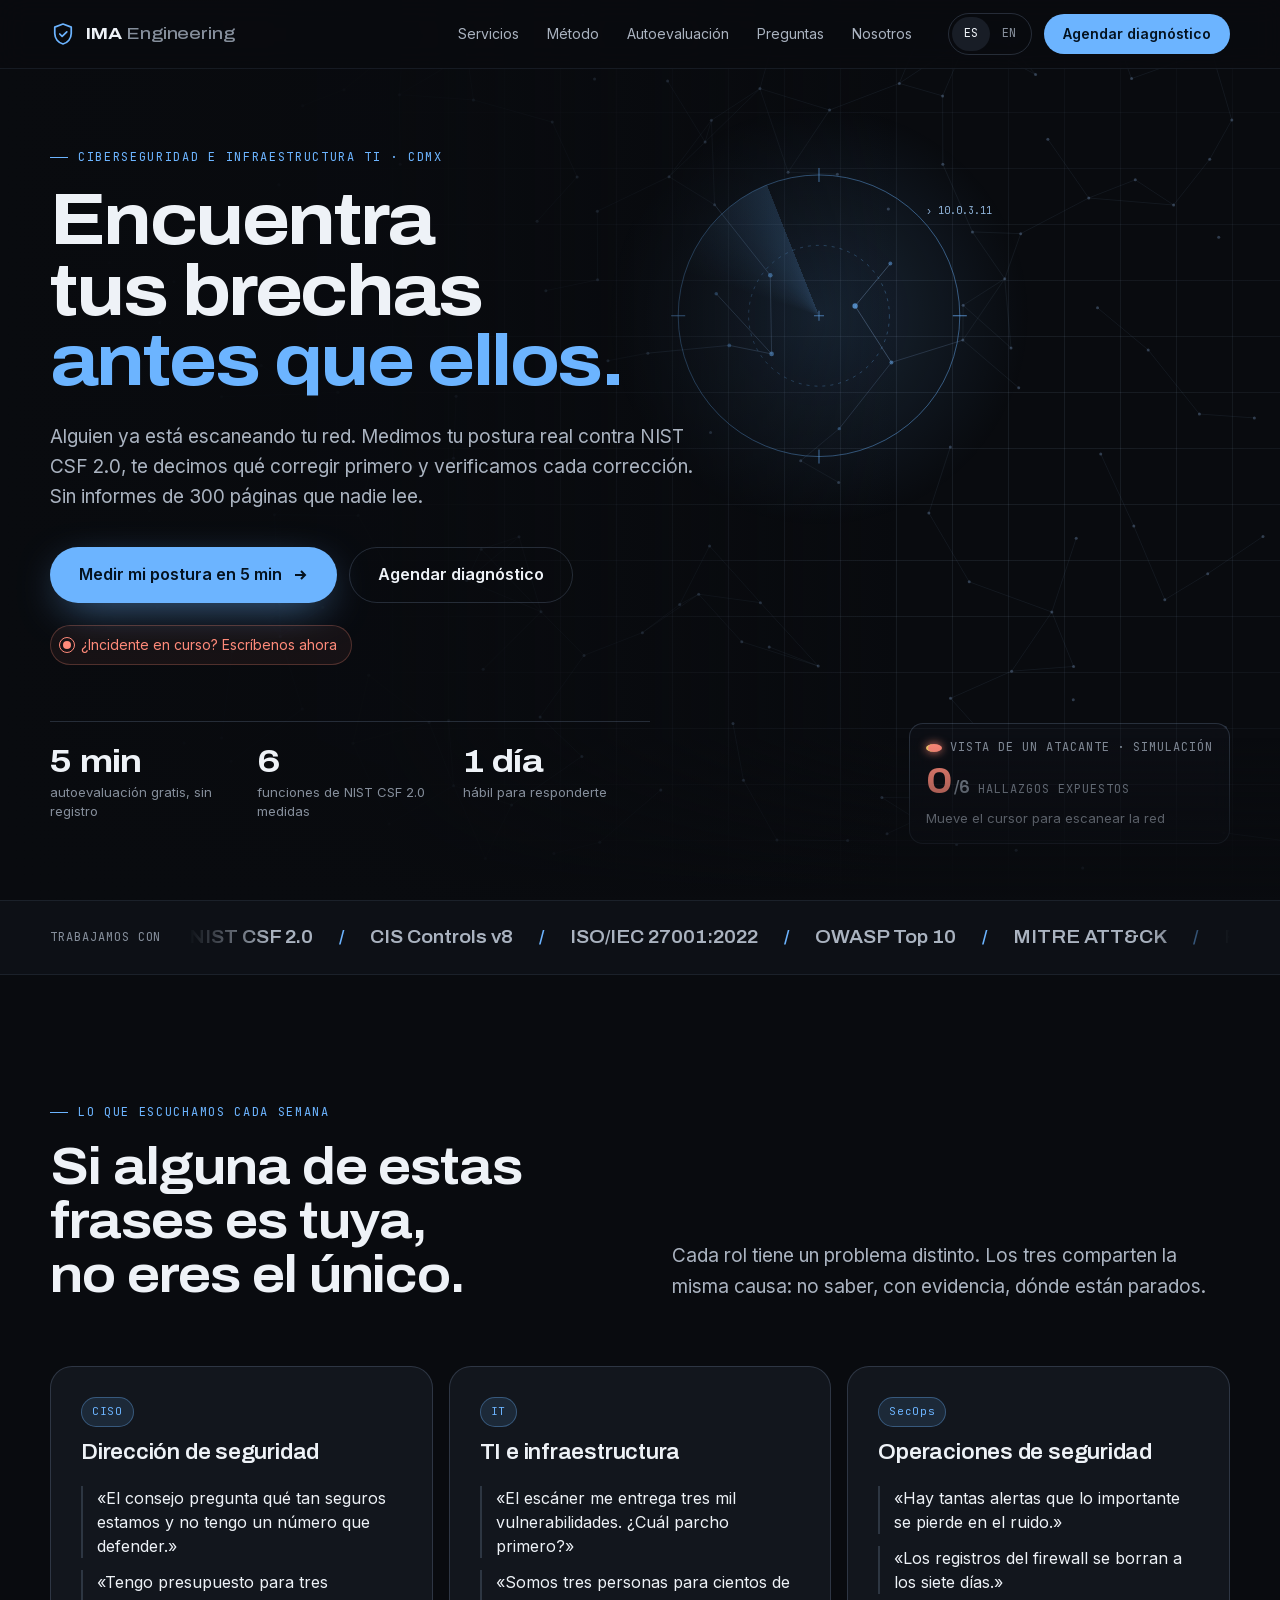
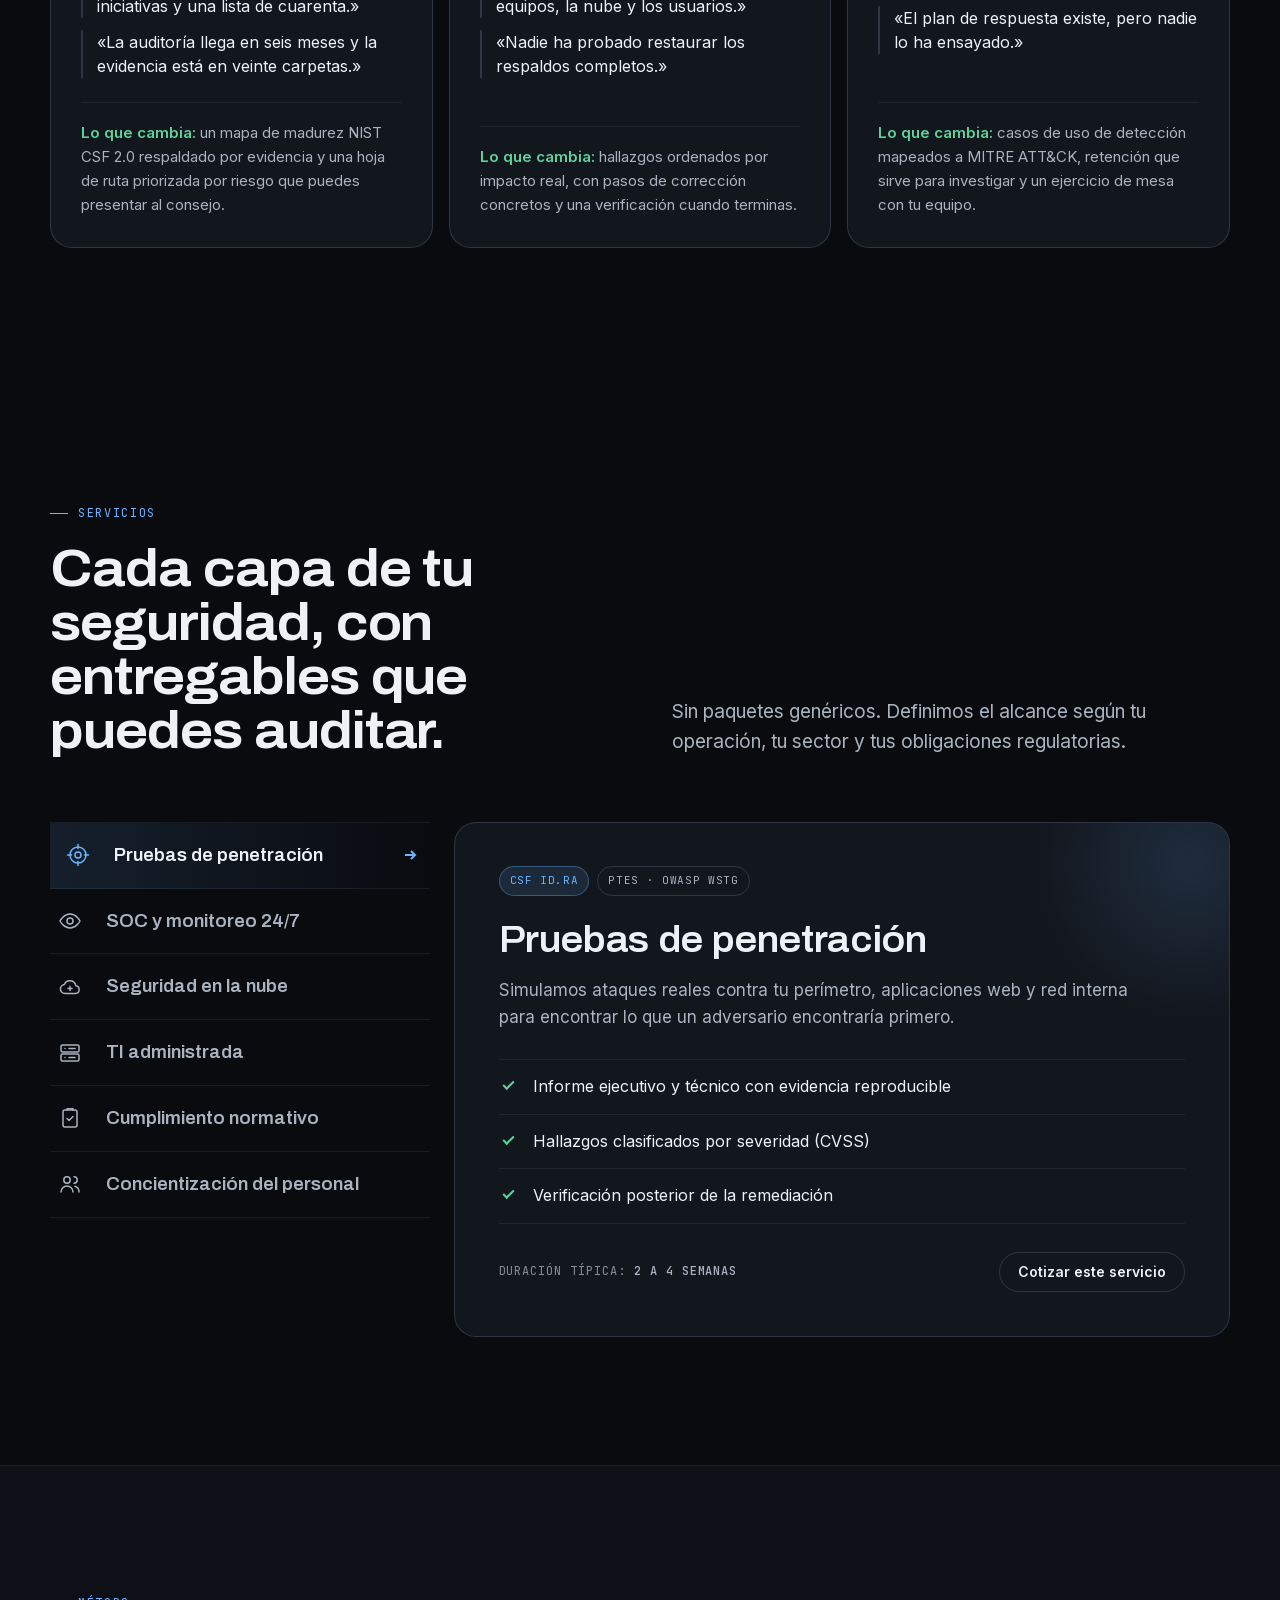
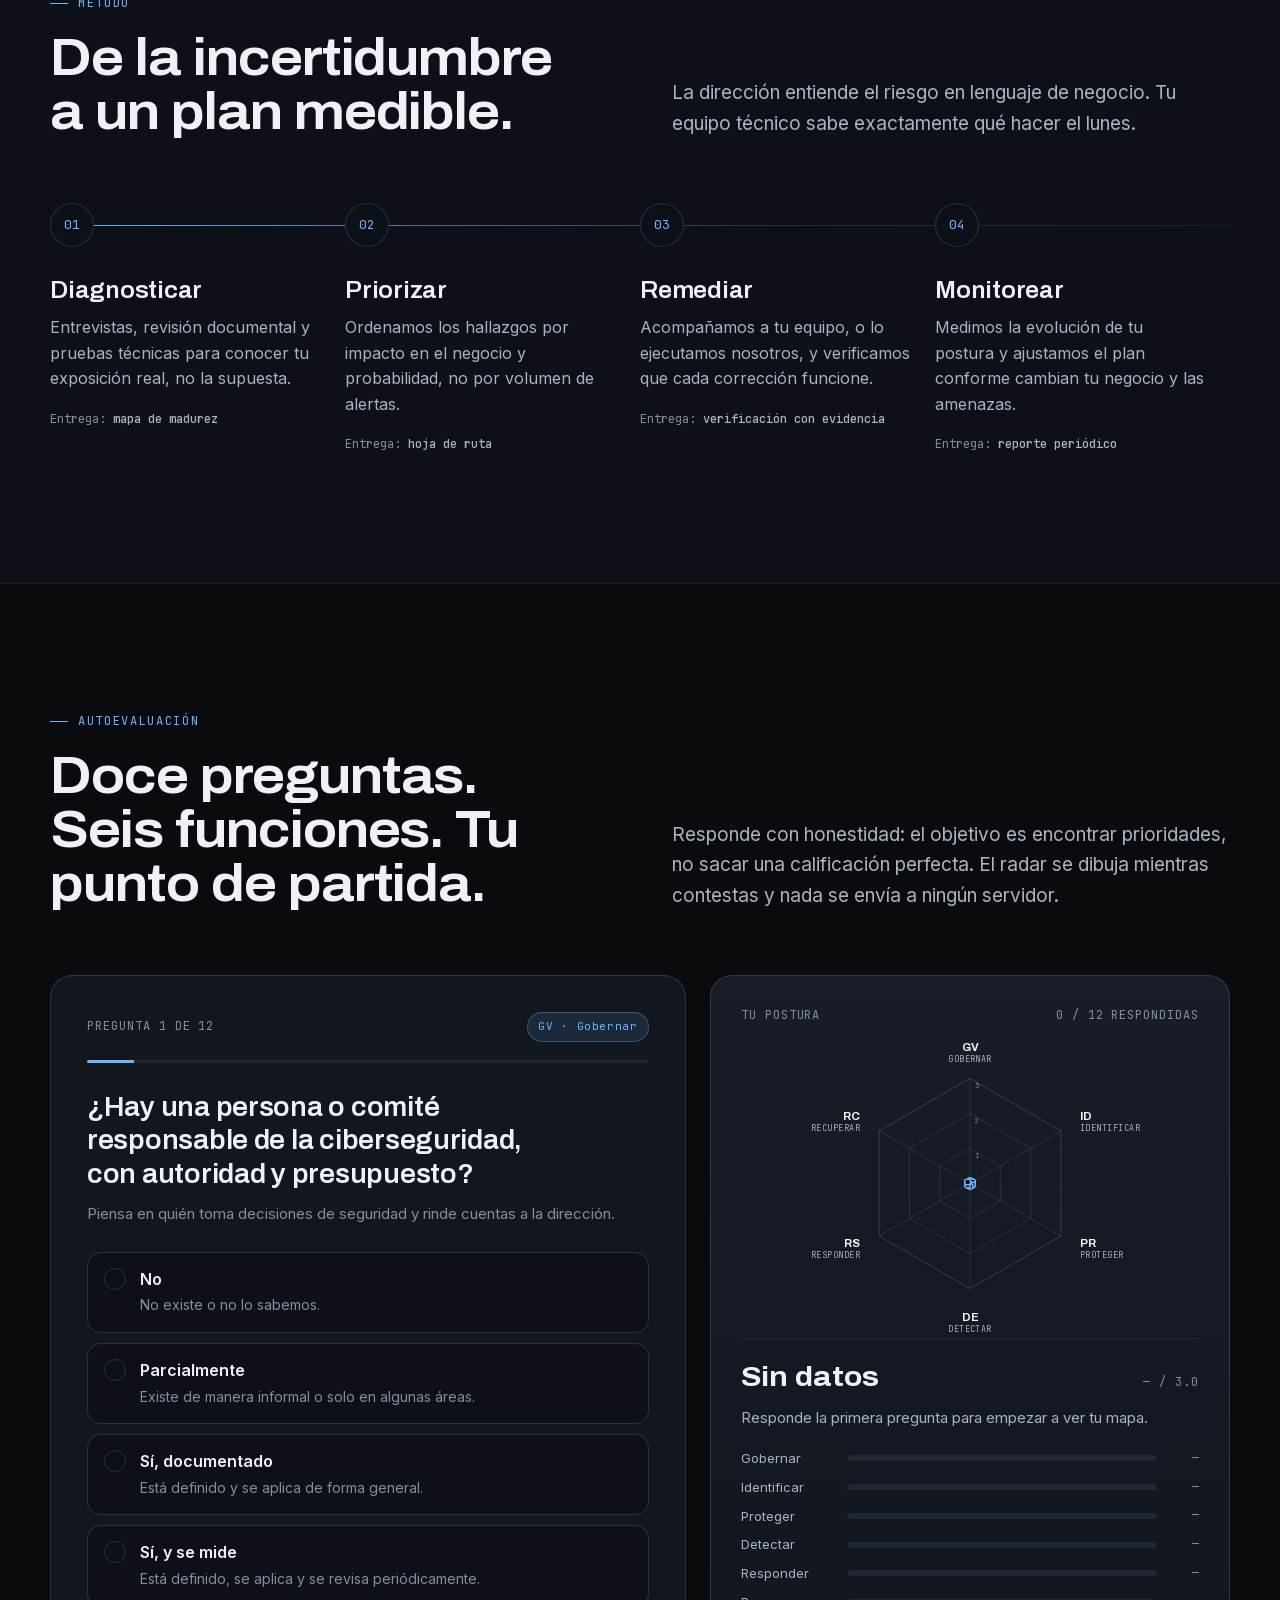
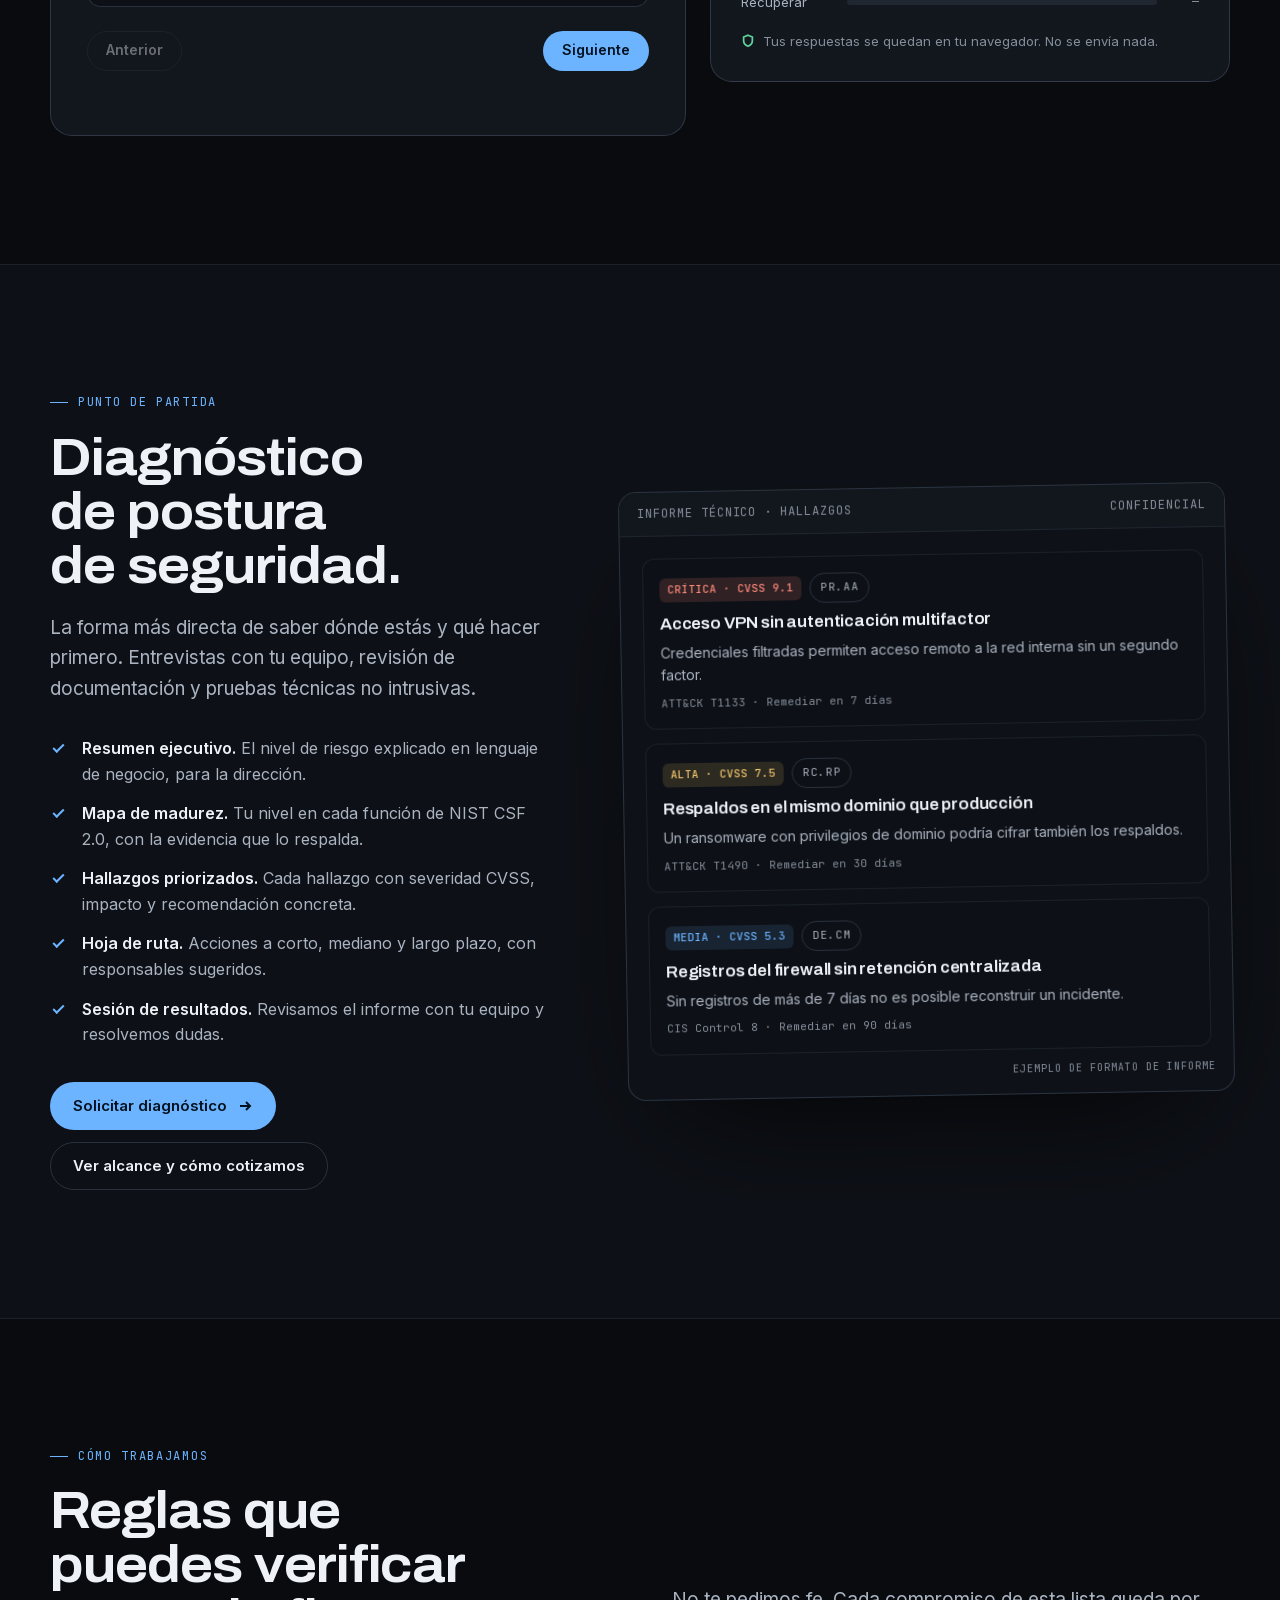
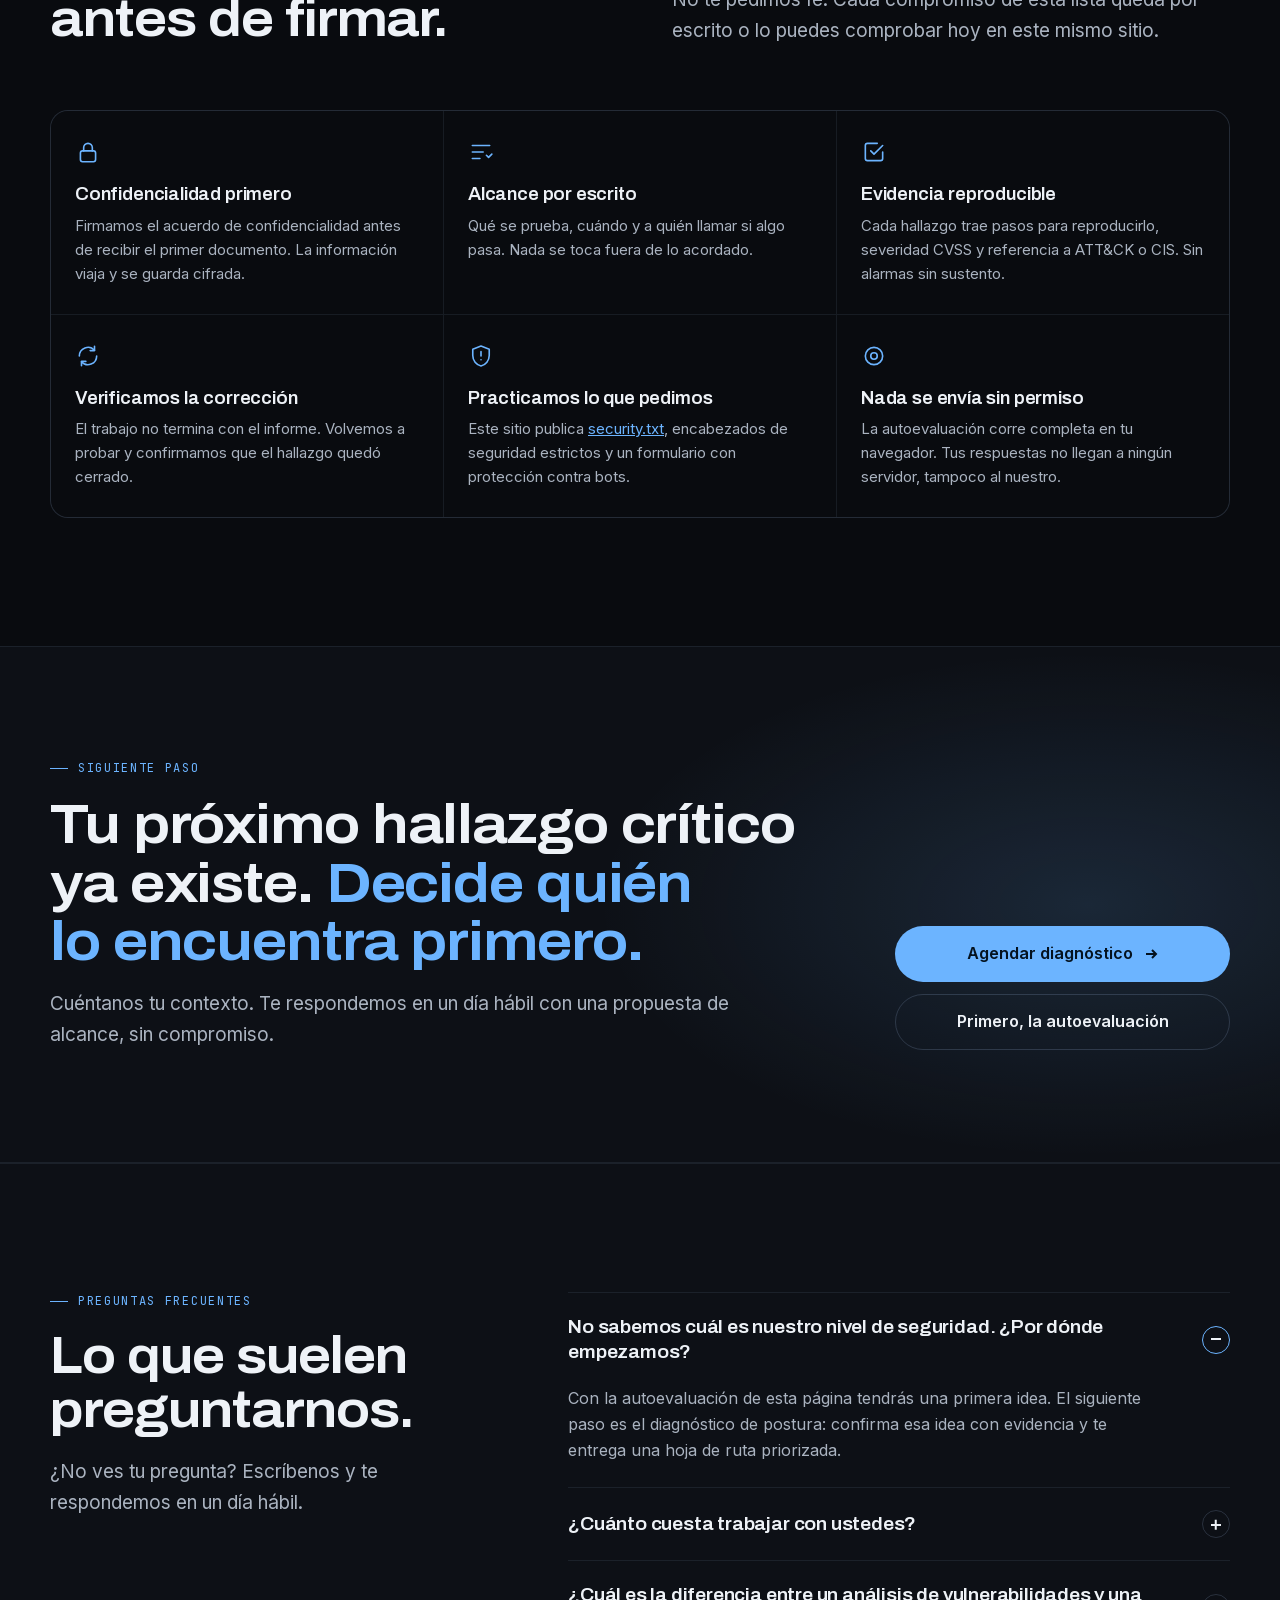
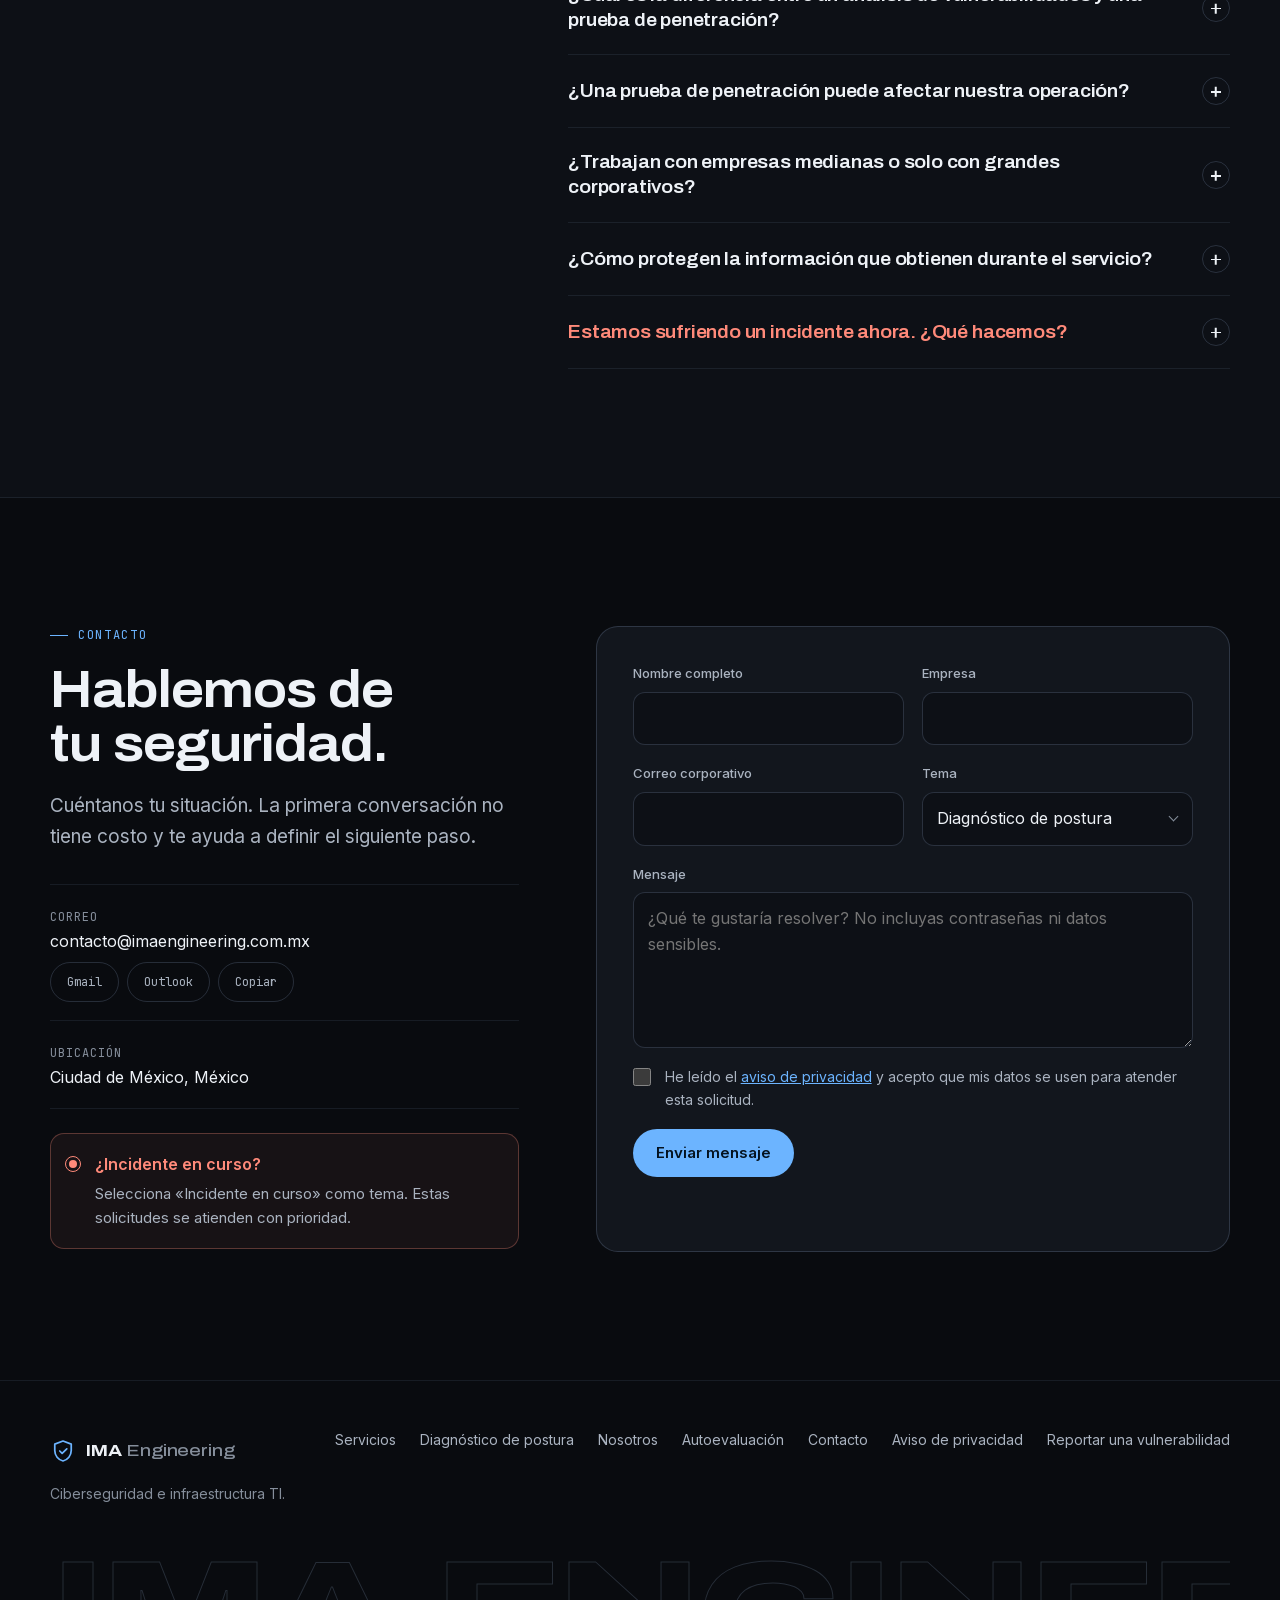
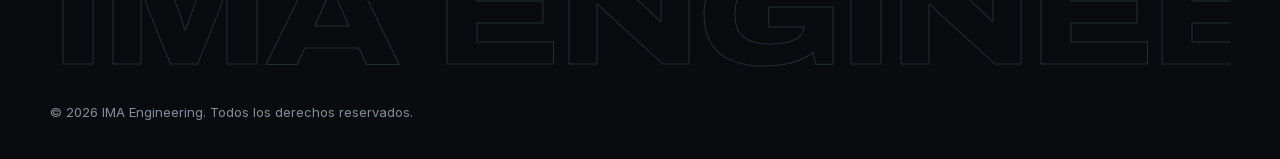
<file: index.html>
<!DOCTYPE html>
<html lang="es" data-page="home">
<head>
  <meta charset="UTF-8">
  <meta name="viewport" content="width=device-width, initial-scale=1, viewport-fit=cover">
  <title>IMA Engineering — Ciberseguridad e infraestructura TI</title>
  <meta name="description" content="Consultoría de ciberseguridad en México: diagnóstico de postura, pruebas de penetración, SOC y monitoreo, seguridad en la nube y cumplimiento. Evalúa tu postura de seguridad en minutos.">
  <meta name="theme-color" content="#090b0f">
  <meta name="color-scheme" content="dark">
  <link rel="canonical" href="https://www.imaengineering.com.mx/">
  <link rel="icon" href="/favicon.svg" type="image/svg+xml">
  <link rel="apple-touch-icon" href="/apple-touch-icon.png">
  <link rel="preload" href="/assets/fonts/inter-latin.woff2" as="font" type="font/woff2" crossorigin>
  <link rel="preload" href="/assets/fonts/archivo-latin.woff2" as="font" type="font/woff2" crossorigin>

  <meta property="og:type" content="website">
  <meta property="og:site_name" content="IMA Engineering">
  <meta property="og:locale" content="es_MX">
  <meta property="og:url" content="https://www.imaengineering.com.mx/">
  <meta property="og:title" content="IMA Engineering — Ciberseguridad e infraestructura TI">
  <meta property="og:description" content="Conoce tu postura de seguridad y mejórala con un plan claro: diagnóstico, pruebas de penetración, monitoreo y cumplimiento.">
  <meta property="og:image" content="https://www.imaengineering.com.mx/og-image.png">
  <meta property="og:image:width" content="1200">
  <meta property="og:image:height" content="630">
  <meta name="twitter:card" content="summary_large_image">

  <link rel="stylesheet" href="/assets/css/styles.css?v=20261117b">
  <script src="/assets/js/app.js?v=20261117b" defer></script>

  <script type="application/ld+json">
  {
    "@context": "https://schema.org",
    "@type": "ProfessionalService",
    "name": "IMA Engineering",
    "url": "https://www.imaengineering.com.mx/",
    "logo": "https://www.imaengineering.com.mx/apple-touch-icon.png",
    "email": "contacto@imaengineering.com.mx",
    "description": "Consultoría de ciberseguridad e infraestructura TI: diagnóstico de postura, pruebas de penetración, SOC y monitoreo, seguridad en la nube y cumplimiento.",
    "areaServed": "MX",
    "address": { "@type": "PostalAddress", "addressLocality": "Ciudad de México", "addressCountry": "MX" },
    "knowsAbout": ["Ciberseguridad", "Pruebas de penetración", "NIST Cybersecurity Framework", "ISO/IEC 27001", "Seguridad en la nube", "SOC"]
  }
  </script>
</head>
<body>
<a class="skip-link" href="#main" data-i18n="skip">Saltar al contenido</a>

<header class="site-header" id="top">
  <div class="container header-inner">
    <a href="#top" class="brand" aria-label="IMA Engineering — inicio">
      <svg class="brand-mark" viewBox="0 0 24 24" aria-hidden="true"><path d="M12 2.8l7.6 2.9v5.9c0 4.6-3.2 8.5-7.6 9.6-4.4-1.1-7.6-5-7.6-9.6V5.7L12 2.8z"/><path d="M9 12l2.2 2.2L15.5 10"/></svg>
      <span class="brand-name">IMA <span>Engineering</span></span>
    </a>

    <nav class="site-nav" id="site-nav" aria-label="Principal">
      <ul>
        <li><a href="#servicios" data-i18n="nav.services">Servicios</a></li>
        <li><a href="#metodo" data-i18n="nav.method">Método</a></li>
        <li><a href="#autoevaluacion" data-i18n="nav.assessment">Autoevaluación</a></li>
        <li><a href="#faq" data-i18n="nav.faq">Preguntas</a></li>
        <li><a href="/nosotros" data-i18n="nav.about">Nosotros</a></li>
        <li class="nav-cta-mobile"><a href="#contacto" class="btn btn-primary btn-block" data-i18n="nav.contact">Agendar diagnóstico</a></li>
      </ul>
    </nav>

    <div class="header-actions">
      <div class="lang-toggle" role="group" aria-label="Idioma / Language">
        <button type="button" class="lang-btn" data-lang="es" aria-pressed="true">ES</button>
        <button type="button" class="lang-btn" data-lang="en" aria-pressed="false">EN</button>
      </div>
      <a href="#contacto" class="btn btn-primary btn-sm header-cta" data-i18n="nav.contact">Agendar diagnóstico</a>
      <button type="button" class="menu-toggle" aria-controls="site-nav" aria-expanded="false" aria-label="Abrir menú">
        <span></span><span></span>
      </button>
    </div>
  </div>
</header>

<main id="main">

  <!-- Hero: el visitante ve su red como la ve un atacante -->
  <section class="hero" id="hero-scan" aria-labelledby="hero-title">
    <span id="hero" class="anchor-alias" aria-hidden="true"></span>
    <div class="container hero-inner">
      <div class="hero-copy load">
        <p class="eyebrow" data-i18n="hero.eyebrow">Ciberseguridad e infraestructura TI · CDMX</p>
        <h1 id="hero-title"><span data-i18n="hero.title1">Encuentra tus brechas</span> <em class="reveal" data-i18n="hero.title2">antes que ellos.</em></h1>
        <p class="lead" data-i18n="hero.lead">Alguien ya está escaneando tu red. Medimos tu postura real contra NIST CSF 2.0, te decimos qué corregir primero y verificamos cada corrección. Sin informes de 300 páginas que nadie lee.</p>
        <div class="hero-ctas">
          <a href="#autoevaluacion" class="btn btn-primary btn-lg"><span data-i18n="hero.cta1">Medir mi postura en 5 min</span> <svg viewBox="0 0 16 16" aria-hidden="true"><path d="M3 8h10M9 4l4 4-4 4"/></svg></a>
          <a href="#contacto" class="btn btn-ghost btn-lg" data-topic="diagnostico" data-i18n="hero.cta2">Agendar diagnóstico</a>
        </div>
        <a href="#contacto" class="incident-link" data-topic="incidente">
          <span class="pulse" aria-hidden="true"></span>
          <span data-i18n="hero.incident">¿Incidente en curso? Escríbenos ahora</span>
        </a>
        <ul class="hero-proof">
          <li><b>5&nbsp;min</b><span data-i18n="hero.p1">autoevaluación gratis, sin registro</span></li>
          <li><b>6</b><span data-i18n="hero.p2">funciones de NIST CSF 2.0 medidas</span></li>
          <li><b>1&nbsp;<span data-i18n="hero.p3u">día</span></b><span data-i18n="hero.p3">hábil para responderte</span></li>
        </ul>
      </div>
    </div>

    <div class="scan" id="scan">
      <canvas class="scan-canvas" id="scan-canvas" aria-hidden="true"></canvas>
      <div class="scan-hud" id="scan-hud">
        <p class="mono-label scan-tag"><span class="rec" aria-hidden="true"></span><span data-i18n="scan.tag">Vista de un atacante · simulación</span></p>
        <p class="scan-count"><b id="scan-found">0</b><span class="of">/<span id="scan-total">6</span></span> <span class="mono-label" data-i18n="scan.found">hallazgos expuestos</span></p>
        <p class="scan-hint"><span class="hint-fine" data-i18n="scan.hintFine">Mueve el cursor para escanear la red</span><span class="hint-touch" data-i18n="scan.hintTouch">Toca la red para escanear</span></p>
        <a class="scan-done" href="#contacto" data-topic="diagnostico"><span data-i18n="scan.done">Un atacante tarda lo mismo. Revisemos tu red</span> <svg viewBox="0 0 16 16" aria-hidden="true"><path d="M3 8h10M9 4l4 4-4 4"/></svg></a>
      </div>
      <p class="sr-only" data-i18n="scan.sr">Simulación ilustrativa: un escaneo recorre una red de ejemplo y revela seis hallazgos, desde una VPN sin autenticación multifactor hasta encabezados HTTP faltantes.</p>
    </div>
  </section>

  <!-- Frameworks -->
  <section class="frameworks" aria-labelledby="fw-title">
    <div class="container fw-row">
      <h2 id="fw-title" class="mono-label" data-i18n="fw.title">Trabajamos con</h2>
      <div class="marquee">
        <ul class="marquee-track">
          <li>NIST CSF 2.0</li><li>CIS Controls v8</li><li>ISO/IEC 27001:2022</li><li>OWASP Top 10</li><li>MITRE ATT&amp;CK</li><li>PCI DSS 4.0</li><li>SOC 2</li><li>LFPDPPP</li>
          <li aria-hidden="true">NIST CSF 2.0</li><li aria-hidden="true">CIS Controls v8</li><li aria-hidden="true">ISO/IEC 27001:2022</li><li aria-hidden="true">OWASP Top 10</li><li aria-hidden="true">MITRE ATT&amp;CK</li><li aria-hidden="true">PCI DSS 4.0</li><li aria-hidden="true">SOC 2</li><li aria-hidden="true">LFPDPPP</li>
        </ul>
      </div>
    </div>
  </section>

  <!-- Problemas por rol -->
  <section class="section" id="problemas" aria-labelledby="pains-title">
    <div class="container">
      <div class="section-head">
        <div>
          <p class="eyebrow" data-i18n="pn.eyebrow">Lo que escuchamos cada semana</p>
          <h2 id="pains-title" data-i18n="pn.title">Si alguna de estas frases es tuya, no eres el único.</h2>
        </div>
        <p class="lead" data-i18n="pn.lead">Cada rol tiene un problema distinto. Los tres comparten la misma causa: no saber, con evidencia, dónde están parados.</p>
      </div>
      <div class="pains">
        <article class="pain">
          <header class="pain-head"><span class="chip fn">CISO</span><h3 data-i18n="pn.1.t">Dirección de seguridad</h3></header>
          <ul class="quotes">
            <li data-i18n="pn.1.a">«El consejo pregunta qué tan seguros estamos y no tengo un número que defender.»</li>
            <li data-i18n="pn.1.b">«Tengo presupuesto para tres iniciativas y una lista de cuarenta.»</li>
            <li data-i18n="pn.1.c">«La auditoría llega en seis meses y la evidencia está en veinte carpetas.»</li>
          </ul>
          <p class="fix"><b data-i18n="pn.fix">Lo que cambia:</b> <span data-i18n="pn.1.f">un mapa de madurez NIST CSF 2.0 respaldado por evidencia y una hoja de ruta priorizada por riesgo que puedes presentar al consejo.</span></p>
        </article>
        <article class="pain">
          <header class="pain-head"><span class="chip fn">IT</span><h3 data-i18n="pn.2.t">TI e infraestructura</h3></header>
          <ul class="quotes">
            <li data-i18n="pn.2.a">«El escáner me entrega tres mil vulnerabilidades. ¿Cuál parcho primero?»</li>
            <li data-i18n="pn.2.b">«Somos tres personas para cientos de equipos, la nube y los usuarios.»</li>
            <li data-i18n="pn.2.c">«Nadie ha probado restaurar los respaldos completos.»</li>
          </ul>
          <p class="fix"><b data-i18n="pn.fix">Lo que cambia:</b> <span data-i18n="pn.2.f">hallazgos ordenados por impacto real, con pasos de corrección concretos y una verificación cuando terminas.</span></p>
        </article>
        <article class="pain">
          <header class="pain-head"><span class="chip fn">SecOps</span><h3 data-i18n="pn.3.t">Operaciones de seguridad</h3></header>
          <ul class="quotes">
            <li data-i18n="pn.3.a">«Hay tantas alertas que lo importante se pierde en el ruido.»</li>
            <li data-i18n="pn.3.b">«Los registros del firewall se borran a los siete días.»</li>
            <li data-i18n="pn.3.c">«El plan de respuesta existe, pero nadie lo ha ensayado.»</li>
          </ul>
          <p class="fix"><b data-i18n="pn.fix">Lo que cambia:</b> <span data-i18n="pn.3.f">casos de uso de detección mapeados a MITRE ATT&amp;CK, retención que sirve para investigar y un ejercicio de mesa con tu equipo.</span></p>
        </article>
      </div>
    </div>
  </section>

  <!-- Services -->
  <section class="section" id="servicios" aria-labelledby="services-title">
    <span id="services" class="anchor-alias" aria-hidden="true"></span>
    <div class="container">
      <div class="section-head">
        <div>
          <p class="eyebrow" data-i18n="svc.eyebrow">Servicios</p>
          <h2 id="services-title" data-i18n="svc.title">Cada capa de tu seguridad, con entregables que puedes auditar.</h2>
        </div>
        <p class="lead" data-i18n="svc.lead">Sin paquetes genéricos. Definimos el alcance según tu operación, tu sector y tus obligaciones regulatorias.</p>
      </div>

      <div class="svc" id="svc">
        <div class="svc-list" role="tablist" aria-label="Servicios">
          <button type="button" class="svc-tab" role="tab" id="svc-tab-1" aria-controls="svc-1" aria-selected="true"><svg class="ic" viewBox="0 0 24 24" aria-hidden="true"><circle cx="12" cy="12" r="8"/><circle cx="12" cy="12" r="3"/><path d="M12 1.5v4M12 18.5v4M1.5 12h4M18.5 12h4"/></svg><span class="t" data-i18n="svc.1.t">Pruebas de penetración</span><svg class="arr" viewBox="0 0 16 16" aria-hidden="true"><path d="M3 8h10M9 4l4 4-4 4"/></svg></button>
          <button type="button" class="svc-tab" role="tab" id="svc-tab-2" aria-controls="svc-2" aria-selected="false"><svg class="ic" viewBox="0 0 24 24" aria-hidden="true"><path d="M2 12s3.6-7 10-7 10 7 10 7-3.6 7-10 7S2 12 2 12z"/><circle cx="12" cy="12" r="3"/></svg><span class="t" data-i18n="svc.2.t">SOC y monitoreo 24/7</span><svg class="arr" viewBox="0 0 16 16" aria-hidden="true"><path d="M3 8h10M9 4l4 4-4 4"/></svg></button>
          <button type="button" class="svc-tab" role="tab" id="svc-tab-3" aria-controls="svc-3" aria-selected="false"><svg class="ic" viewBox="0 0 24 24" aria-hidden="true"><path d="M7 18.5a4.5 4.5 0 0 1-.7-8.95 6 6 0 0 1 11.5 1.2A3.9 3.9 0 0 1 17.5 18.5H7z"/><path d="M12 11.5v4M10 13.5h4"/></svg><span class="t" data-i18n="svc.3.t">Seguridad en la nube</span><svg class="arr" viewBox="0 0 16 16" aria-hidden="true"><path d="M3 8h10M9 4l4 4-4 4"/></svg></button>
          <button type="button" class="svc-tab" role="tab" id="svc-tab-4" aria-controls="svc-4" aria-selected="false"><svg class="ic" viewBox="0 0 24 24" aria-hidden="true"><rect x="3" y="4" width="18" height="7" rx="1.5"/><rect x="3" y="13" width="18" height="7" rx="1.5"/><path d="M7 7.5h.01M7 16.5h.01M11 7.5h6M11 16.5h6"/></svg><span class="t" data-i18n="svc.4.t">TI administrada</span><svg class="arr" viewBox="0 0 16 16" aria-hidden="true"><path d="M3 8h10M9 4l4 4-4 4"/></svg></button>
          <button type="button" class="svc-tab" role="tab" id="svc-tab-5" aria-controls="svc-5" aria-selected="false"><svg class="ic" viewBox="0 0 24 24" aria-hidden="true"><rect x="5" y="4" width="14" height="17" rx="2"/><path d="M9 4V2.8h6V4M9 12.5l2 2 4-4"/></svg><span class="t" data-i18n="svc.5.t">Cumplimiento normativo</span><svg class="arr" viewBox="0 0 16 16" aria-hidden="true"><path d="M3 8h10M9 4l4 4-4 4"/></svg></button>
          <button type="button" class="svc-tab" role="tab" id="svc-tab-6" aria-controls="svc-6" aria-selected="false"><svg class="ic" viewBox="0 0 24 24" aria-hidden="true"><circle cx="9" cy="8" r="3.2"/><path d="M3 20c0-3.3 2.7-6 6-6s6 2.7 6 6"/><path d="M16 4.8a3.2 3.2 0 0 1 0 6.4M21 20c0-2.6-1.6-4.9-4-5.7"/></svg><span class="t" data-i18n="svc.6.t">Concientización del personal</span><svg class="arr" viewBox="0 0 16 16" aria-hidden="true"><path d="M3 8h10M9 4l4 4-4 4"/></svg></button>
        </div>

        <div class="svc-panels">
          <article class="svc-panel" role="tabpanel" id="svc-1" aria-labelledby="svc-tab-1">
            <div class="svc-meta"><span class="chip fn">CSF ID.RA</span><span class="chip">PTES · OWASP WSTG</span></div>
            <h3 data-i18n="svc.1.t">Pruebas de penetración</h3>
            <p data-i18n="svc.1.d">Simulamos ataques reales contra tu perímetro, aplicaciones web y red interna para encontrar lo que un adversario encontraría primero.</p>
            <ul class="deliv">
              <li data-i18n="svc.1.a">Informe ejecutivo y técnico con evidencia reproducible</li>
              <li data-i18n="svc.1.b">Hallazgos clasificados por severidad (CVSS)</li>
              <li data-i18n="svc.1.c">Verificación posterior de la remediación</li>
            </ul>
            <div class="svc-foot"><span class="mono-label"><span data-i18n="svc.dur">Duración típica:</span> <b data-i18n="svc.1.dur">2 a 4 semanas</b></span><a href="#contacto" class="btn btn-ghost btn-sm" data-topic="pentest" data-i18n="svc.quote">Cotizar este servicio</a></div>
          </article>
          <article class="svc-panel" role="tabpanel" id="svc-2" aria-labelledby="svc-tab-2">
            <div class="svc-meta"><span class="chip fn">CSF DE.CM</span><span class="chip fn">CSF RS.MA</span><span class="chip">MITRE ATT&amp;CK</span></div>
            <h3 data-i18n="svc.2.t">SOC y monitoreo 24/7</h3>
            <p data-i18n="svc.2.d">Detección y respuesta continua. Correlacionamos eventos de tus sistemas, atendemos alertas y contenemos incidentes antes de que escalen.</p>
            <ul class="deliv">
              <li data-i18n="svc.2.a">Centralización de registros y casos de uso de detección</li>
              <li data-i18n="svc.2.b">Gestión de alertas y respuesta a incidentes, también fuera de horario</li>
              <li data-i18n="svc.2.c">Reportes periódicos de actividad y tendencias</li>
            </ul>
            <div class="svc-foot"><span class="mono-label"><span data-i18n="svc.dur">Duración típica:</span> <b data-i18n="svc.cont">Servicio continuo</b></span><a href="#contacto" class="btn btn-ghost btn-sm" data-topic="soc" data-i18n="svc.quote">Cotizar este servicio</a></div>
          </article>
          <article class="svc-panel" role="tabpanel" id="svc-3" aria-labelledby="svc-tab-3">
            <div class="svc-meta"><span class="chip fn">CSF PR.AA</span><span class="chip fn">CSF PR.PS</span><span class="chip">CIS Benchmarks</span></div>
            <h3 data-i18n="svc.3.t">Seguridad en la nube</h3>
            <p data-i18n="svc.3.d">Revisión de configuración, identidades y arquitectura en AWS, Azure y Google Cloud. Migraciones que escalan sin abrir nuevas puertas.</p>
            <ul class="deliv">
              <li data-i18n="svc.3.a">Revisión de configuración contra buenas prácticas</li>
              <li data-i18n="svc.3.b">Endurecimiento de identidades y permisos (IAM)</li>
              <li data-i18n="svc.3.c">Arquitectura y migración segura</li>
            </ul>
            <div class="svc-foot"><span class="mono-label"><span data-i18n="svc.dur">Duración típica:</span> <b data-i18n="svc.3.dur">1 a 3 semanas</b></span><a href="#contacto" class="btn btn-ghost btn-sm" data-topic="nube" data-i18n="svc.quote">Cotizar este servicio</a></div>
          </article>
          <article class="svc-panel" role="tabpanel" id="svc-4" aria-labelledby="svc-tab-4">
            <div class="svc-meta"><span class="chip fn">CSF PR.PS</span><span class="chip fn">CSF RC.RP</span><span class="chip">CIS Controls v8</span></div>
            <h3 data-i18n="svc.4.t">TI administrada</h3>
            <p data-i18n="svc.4.d">Operamos tu infraestructura con criterios de seguridad: redes, servidores, equipos de usuario y cuentas, con procesos documentados.</p>
            <ul class="deliv">
              <li data-i18n="svc.4.a">Gestión de parches y actualizaciones</li>
              <li data-i18n="svc.4.b">Respaldos con pruebas de restauración</li>
              <li data-i18n="svc.4.c">Soporte a usuarios y administración de accesos</li>
            </ul>
            <div class="svc-foot"><span class="mono-label"><span data-i18n="svc.dur">Duración típica:</span> <b data-i18n="svc.cont">Servicio continuo</b></span><a href="#contacto" class="btn btn-ghost btn-sm" data-topic="ti" data-i18n="svc.quote">Cotizar este servicio</a></div>
          </article>
          <article class="svc-panel" role="tabpanel" id="svc-5" aria-labelledby="svc-tab-5">
            <div class="svc-meta"><span class="chip fn">CSF GV.PO</span><span class="chip fn">CSF GV.OC</span><span class="chip">ISO/IEC 27001 · LFPDPPP</span></div>
            <h3 data-i18n="svc.5.t">Cumplimiento normativo</h3>
            <p data-i18n="svc.5.d">Te preparamos para ISO/IEC 27001, SOC 2 y PCI DSS, y para tus obligaciones de protección de datos personales en México.</p>
            <ul class="deliv">
              <li data-i18n="svc.5.a">Análisis de brechas contra la norma</li>
              <li data-i18n="svc.5.b">Políticas, procedimientos y evidencias</li>
              <li data-i18n="svc.5.c">Acompañamiento durante la auditoría</li>
            </ul>
            <div class="svc-foot"><span class="mono-label"><span data-i18n="svc.dur">Duración típica:</span> <b data-i18n="svc.5.dur">3 a 6 meses</b></span><a href="#contacto" class="btn btn-ghost btn-sm" data-topic="cumplimiento" data-i18n="svc.quote">Cotizar este servicio</a></div>
          </article>
          <article class="svc-panel" role="tabpanel" id="svc-6" aria-labelledby="svc-tab-6">
            <div class="svc-meta"><span class="chip fn">CSF PR.AT</span><span class="chip">NIST SP 800-50</span></div>
            <h3 data-i18n="svc.6.t">Concientización del personal</h3>
            <p data-i18n="svc.6.d">El factor humano sigue siendo la puerta de entrada más común. Formamos a tu equipo para reconocer y reportar amenazas.</p>
            <ul class="deliv">
              <li data-i18n="svc.6.a">Capacitación adaptada a cada área</li>
              <li data-i18n="svc.6.b">Simulaciones de phishing controladas</li>
              <li data-i18n="svc.6.c">Indicadores de avance para la dirección</li>
            </ul>
            <div class="svc-foot"><span class="mono-label"><span data-i18n="svc.dur">Duración típica:</span> <b data-i18n="svc.6.dur">Programa trimestral</b></span><a href="#contacto" class="btn btn-ghost btn-sm" data-topic="capacitacion" data-i18n="svc.quote">Cotizar este servicio</a></div>
          </article>
        </div>
      </div>
    </div>
  </section>

  <!-- Method -->
  <section class="section section-alt" id="metodo" aria-labelledby="method-title">
    <span id="about" class="anchor-alias" aria-hidden="true"></span>
    <div class="container">
      <div class="section-head">
        <div>
          <p class="eyebrow" data-i18n="m.eyebrow">Método</p>
          <h2 id="method-title" data-i18n="m.title">De la incertidumbre a un plan medible.</h2>
        </div>
        <p class="lead" data-i18n="m.lead">La dirección entiende el riesgo en lenguaje de negocio. Tu equipo técnico sabe exactamente qué hacer el lunes.</p>
      </div>
      <ol class="steps">
        <li class="step"><span class="step-num">01</span><h3 data-i18n="m.1.t">Diagnosticar</h3><p data-i18n="m.1.d">Entrevistas, revisión documental y pruebas técnicas para conocer tu exposición real, no la supuesta.</p><p class="step-out"><span data-i18n="m.out">Entrega:</span> <b data-i18n="m.1.o">mapa de madurez</b></p></li>
        <li class="step"><span class="step-num">02</span><h3 data-i18n="m.2.t">Priorizar</h3><p data-i18n="m.2.d">Ordenamos los hallazgos por impacto en el negocio y probabilidad, no por volumen de alertas.</p><p class="step-out"><span data-i18n="m.out">Entrega:</span> <b data-i18n="m.2.o">hoja de ruta</b></p></li>
        <li class="step"><span class="step-num">03</span><h3 data-i18n="m.3.t">Remediar</h3><p data-i18n="m.3.d">Acompañamos a tu equipo, o lo ejecutamos nosotros, y verificamos que cada corrección funcione.</p><p class="step-out"><span data-i18n="m.out">Entrega:</span> <b data-i18n="m.3.o">verificación con evidencia</b></p></li>
        <li class="step"><span class="step-num">04</span><h3 data-i18n="m.4.t">Monitorear</h3><p data-i18n="m.4.d">Medimos la evolución de tu postura y ajustamos el plan conforme cambian tu negocio y las amenazas.</p><p class="step-out"><span data-i18n="m.out">Entrega:</span> <b data-i18n="m.4.o">reporte periódico</b></p></li>
      </ol>
    </div>
  </section>

  <!-- Self assessment -->
  <section class="section" id="autoevaluacion" aria-labelledby="assess-title">
    <span id="assessment" class="anchor-alias" aria-hidden="true"></span>
    <div class="container">
      <div class="section-head">
        <div>
          <p class="eyebrow" data-i18n="a.eyebrow">Autoevaluación</p>
          <h2 id="assess-title" data-i18n="a.title">Doce preguntas. Seis funciones. Tu punto de partida.</h2>
        </div>
        <p class="lead" data-i18n="a.lead">Responde con honestidad: el objetivo es encontrar prioridades, no sacar una calificación perfecta. El radar se dibuja mientras contestas y nada se envía a ningún servidor.</p>
      </div>

      <div class="assess" id="assess">
        <noscript><p class="assess-noscript">Activa JavaScript para usar la autoevaluación, o <a href="#contacto">contáctanos</a> y la hacemos contigo.</p></noscript>
        <form class="q-card" id="assess-form" hidden>
          <div class="q-top">
            <span class="mono-label" id="assess-count"></span>
            <span class="chip fn" id="assess-fn"></span>
          </div>
          <div class="progress" aria-hidden="true"><i id="assess-bar"></i></div>
          <fieldset>
            <legend class="q-text" id="assess-q"></legend>
            <p class="q-hint" id="assess-hint"></p>
            <div class="opts" id="assess-options"></div>
          </fieldset>
          <div class="q-nav">
            <button type="button" class="btn btn-ghost btn-sm" id="assess-prev" data-i18n="a.prev">Anterior</button>
            <button type="submit" class="btn btn-primary btn-sm" id="assess-next" data-i18n="a.next">Siguiente</button>
          </div>
        </form>

        <aside class="result" id="assess-result" hidden aria-live="polite">
          <div class="radar-head"><span class="mono-label" data-i18n="a.posture">Tu postura</span><span class="mono-label" id="r-answered"></span></div>
          <svg class="radar" id="assess-radar" viewBox="-40 -6 480 412" role="img" aria-label="Tu radar de madurez"></svg>
          <div class="level"><b id="r-level"></b><span class="mono-label" id="r-score"></span></div>
          <p class="level-desc" id="r-desc"></p>
          <div class="bars" id="r-bars"></div>
          <div class="recs" id="r-recs"></div>
          <div class="result-actions" id="r-actions" hidden>
            <a href="#contacto" class="btn btn-primary btn-sm" id="assess-discuss"></a>
            <button type="button" class="btn btn-ghost btn-sm" id="assess-restart"></button>
          </div>
          <p class="privacy"><svg viewBox="0 0 16 16" aria-hidden="true"><path d="M8 1.5l5 2v4c0 3-2.2 5.6-5 6.5-2.8-.9-5-3.5-5-6.5v-4l5-2z"/></svg><span data-i18n="card.privacy">Tus respuestas se quedan en tu navegador. No se envía nada.</span></p>
        </aside>
      </div>
    </div>
  </section>

  <!-- Posture diagnostic offer -->
  <section class="section section-alt" id="diagnostico" aria-labelledby="diag-title">
    <div class="container diag">
      <div class="diag-copy">
        <p class="eyebrow" data-i18n="d.eyebrow">Punto de partida</p>
        <h2 id="diag-title" data-i18n="d.title">Diagnóstico de postura de seguridad.</h2>
        <p class="lead" data-i18n="d.lead">La forma más directa de saber dónde estás y qué hacer primero. Entrevistas con tu equipo, revisión de documentación y pruebas técnicas no intrusivas.</p>
        <ul class="check-list">
          <li><b data-i18n="d.1.t">Resumen ejecutivo.</b> <span data-i18n="d.1.d">El nivel de riesgo explicado en lenguaje de negocio, para la dirección.</span></li>
          <li><b data-i18n="d.2.t">Mapa de madurez.</b> <span data-i18n="d.2.d">Tu nivel en cada función de NIST CSF 2.0, con la evidencia que lo respalda.</span></li>
          <li><b data-i18n="d.3.t">Hallazgos priorizados.</b> <span data-i18n="d.3.d">Cada hallazgo con severidad CVSS, impacto y recomendación concreta.</span></li>
          <li><b data-i18n="d.4.t">Hoja de ruta.</b> <span data-i18n="d.4.d">Acciones a corto, mediano y largo plazo, con responsables sugeridos.</span></li>
          <li><b data-i18n="d.5.t">Sesión de resultados.</b> <span data-i18n="d.5.d">Revisamos el informe con tu equipo y resolvemos dudas.</span></li>
        </ul>
        <div class="hero-ctas">
          <a href="#contacto" class="btn btn-primary" data-topic="diagnostico"><span data-i18n="d.cta">Solicitar diagnóstico</span> <svg viewBox="0 0 16 16" aria-hidden="true"><path d="M3 8h10M9 4l4 4-4 4"/></svg></a>
          <a href="/servicios/diagnostico" class="btn btn-ghost" data-i18n="d.more">Ver alcance y cómo cotizamos</a>
        </div>
      </div>

      <figure class="report" aria-labelledby="report-cap">
        <div class="report-bar"><span class="mono-label" data-i18n="r.title">Informe técnico · Hallazgos</span><span class="mono-label" data-i18n="r.conf">Confidencial</span></div>
        <div class="report-body">
          <div class="finding">
            <div class="finding-top"><span class="sev crit" data-i18n="r.1.s">CRÍTICA · CVSS 9.1</span><span class="chip">PR.AA</span></div>
            <h3 data-i18n="r.1.t">Acceso VPN sin autenticación multifactor</h3>
            <p data-i18n="r.1.d">Credenciales filtradas permiten acceso remoto a la red interna sin un segundo factor.</p>
            <span class="ref" data-i18n="r.1.r">ATT&amp;CK T1133 · Remediar en 7 días</span>
          </div>
          <div class="finding">
            <div class="finding-top"><span class="sev high" data-i18n="r.2.s">ALTA · CVSS 7.5</span><span class="chip">RC.RP</span></div>
            <h3 data-i18n="r.2.t">Respaldos en el mismo dominio que producción</h3>
            <p data-i18n="r.2.d">Un ransomware con privilegios de dominio podría cifrar también los respaldos.</p>
            <span class="ref" data-i18n="r.2.r">ATT&amp;CK T1490 · Remediar en 30 días</span>
          </div>
          <div class="finding">
            <div class="finding-top"><span class="sev med" data-i18n="r.3.s">MEDIA · CVSS 5.3</span><span class="chip">DE.CM</span></div>
            <h3 data-i18n="r.3.t">Registros del firewall sin retención centralizada</h3>
            <p data-i18n="r.3.d">Sin registros de más de 7 días no es posible reconstruir un incidente.</p>
            <span class="ref" data-i18n="r.3.r">CIS Control 8 · Remediar en 90 días</span>
          </div>
        </div>
        <figcaption class="stamp" id="report-cap" data-i18n="r.cap">Ejemplo de formato de informe</figcaption>
      </figure>
    </div>
  </section>

  <!-- Confianza -->
  <section class="section" id="confianza" aria-labelledby="trust-title">
    <div class="container">
      <div class="section-head">
        <div>
          <p class="eyebrow" data-i18n="p.eyebrow">Cómo trabajamos</p>
          <h2 id="trust-title" data-i18n="p.title">Reglas que puedes verificar antes de firmar.</h2>
        </div>
        <p class="lead" data-i18n="p.lead">No te pedimos fe. Cada compromiso de esta lista queda por escrito o lo puedes comprobar hoy en este mismo sitio.</p>
      </div>
      <div class="principles">
        <div class="pr"><svg viewBox="0 0 24 24" aria-hidden="true"><rect x="5" y="11" width="14" height="10" rx="2"/><path d="M8 11V8a4 4 0 0 1 8 0v3"/></svg><h3 data-i18n="p.1.t">Confidencialidad primero</h3><p data-i18n="p.1.d">Firmamos el acuerdo de confidencialidad antes de recibir el primer documento. La información viaja y se guarda cifrada.</p></div>
        <div class="pr"><svg viewBox="0 0 24 24" aria-hidden="true"><path d="M4 6h16M4 12h10M4 18h7"/><path d="M17 15l2 2 3-3"/></svg><h3 data-i18n="p.2.t">Alcance por escrito</h3><p data-i18n="p.2.d">Qué se prueba, cuándo y a quién llamar si algo pasa. Nada se toca fuera de lo acordado.</p></div>
        <div class="pr"><svg viewBox="0 0 24 24" aria-hidden="true"><path d="M9 11l3 3 8-8"/><path d="M20 12v6a2 2 0 0 1-2 2H6a2 2 0 0 1-2-2V6a2 2 0 0 1 2-2h9"/></svg><h3 data-i18n="p.3.t">Evidencia reproducible</h3><p data-i18n="p.3.d">Cada hallazgo trae pasos para reproducirlo, severidad CVSS y referencia a ATT&amp;CK o CIS. Sin alarmas sin sustento.</p></div>
        <div class="pr"><svg viewBox="0 0 24 24" aria-hidden="true"><path d="M4 12a8 8 0 0 1 14-5.3M20 12a8 8 0 0 1-14 5.3"/><path d="M18 3v4h-4M6 21v-4h4"/></svg><h3 data-i18n="p.4.t">Verificamos la corrección</h3><p data-i18n="p.4.d">El trabajo no termina con el informe. Volvemos a probar y confirmamos que el hallazgo quedó cerrado.</p></div>
        <div class="pr"><svg viewBox="0 0 24 24" aria-hidden="true"><path d="M12 2.8l7.6 2.9v5.9c0 4.6-3.2 8.5-7.6 9.6-4.4-1.1-7.6-5-7.6-9.6V5.7L12 2.8z"/><path d="M12 8v4M12 15.5h.01"/></svg><h3 data-i18n="p.5.t">Practicamos lo que pedimos</h3><p data-i18n="p.5.d">Este sitio publica <a href="/.well-known/security.txt">security.txt</a>, encabezados de seguridad estrictos y un formulario con protección contra bots.</p></div>
        <div class="pr"><svg viewBox="0 0 24 24" aria-hidden="true"><circle cx="12" cy="12" r="8"/><circle cx="12" cy="12" r="3"/></svg><h3 data-i18n="p.6.t">Nada se envía sin permiso</h3><p data-i18n="p.6.d">La autoevaluación corre completa en tu navegador. Tus respuestas no llegan a ningún servidor, tampoco al nuestro.</p></div>
      </div>
    </div>
  </section>

  <!-- Llamada final -->
  <section class="cta-band" aria-labelledby="band-title">
    <div class="container cta-band-inner">
      <div>
        <p class="eyebrow" data-i18n="band.eyebrow">Siguiente paso</p>
        <h2 id="band-title" data-i18n="band.title">Tu próximo hallazgo crítico ya existe. <em>Decide quién lo encuentra primero.</em></h2>
        <p class="lead" data-i18n="band.lead">Cuéntanos tu contexto. Te respondemos en un día hábil con una propuesta de alcance, sin compromiso.</p>
      </div>
      <div class="cta-band-actions">
        <a href="#contacto" class="btn btn-primary btn-lg" data-topic="diagnostico"><span data-i18n="band.cta1">Agendar diagnóstico</span> <svg viewBox="0 0 16 16" aria-hidden="true"><path d="M3 8h10M9 4l4 4-4 4"/></svg></a>
        <a href="#autoevaluacion" class="btn btn-ghost btn-lg" data-i18n="band.cta2">Primero, la autoevaluación</a>
      </div>
    </div>
  </section>

  <!-- FAQ -->
  <section class="section section-alt" id="faq" aria-labelledby="faq-title">
    <div class="container faq">
      <div>
        <p class="eyebrow" data-i18n="f.eyebrow">Preguntas frecuentes</p>
        <h2 id="faq-title" data-i18n="f.title">Lo que suelen preguntarnos.</h2>
        <p class="lead" data-i18n="f.lead">¿No ves tu pregunta? Escríbenos y te respondemos en un día hábil.</p>
      </div>
      <div class="faq-list">
        <details open>
          <summary><span data-i18n="f.1.q">No sabemos cuál es nuestro nivel de seguridad. ¿Por dónde empezamos?</span><span class="pm" aria-hidden="true"></span></summary>
          <p data-i18n="f.1.a">Con la autoevaluación de esta página tendrás una primera idea. El siguiente paso es el diagnóstico de postura: confirma esa idea con evidencia y te entrega una hoja de ruta priorizada.</p>
        </details>
        <details>
          <summary><span data-i18n="f.7.q">¿Cuánto cuesta trabajar con ustedes?</span><span class="pm" aria-hidden="true"></span></summary>
          <p data-i18n="f.7.a">Depende del alcance: cuántos entornos, sistemas y áreas entran. No publicamos precio de lista porque un paquete fijo te haría pagar de más o quedarte corto. Después de una llamada sin costo te enviamos una propuesta por escrito con alcance, entregables, calendario y precio. <a href="/servicios/diagnostico#precio">Así cotizamos el diagnóstico.</a></p>
        </details>
        <details>
          <summary><span data-i18n="f.2.q">¿Cuál es la diferencia entre un análisis de vulnerabilidades y una prueba de penetración?</span><span class="pm" aria-hidden="true"></span></summary>
          <p data-i18n="f.2.a">El análisis de vulnerabilidades identifica debilidades conocidas de forma amplia y automatizada. La prueba de penetración va más allá: un especialista intenta explotarlas y encadenarlas para demostrar el impacto real.</p>
        </details>
        <details>
          <summary><span data-i18n="f.3.q">¿Una prueba de penetración puede afectar nuestra operación?</span><span class="pm" aria-hidden="true"></span></summary>
          <p data-i18n="f.3.a">Acordamos por escrito el alcance, las ventanas de ejecución y los contactos de escalamiento. Las pruebas de mayor riesgo se coordinan contigo y se pueden realizar fuera de horario.</p>
        </details>
        <details>
          <summary><span data-i18n="f.4.q">¿Trabajan con empresas medianas o solo con grandes corporativos?</span><span class="pm" aria-hidden="true"></span></summary>
          <p data-i18n="f.4.a">Con ambas. El alcance se ajusta al tamaño y la complejidad de tu organización, para que la inversión sea proporcional al riesgo.</p>
        </details>
        <details>
          <summary><span data-i18n="f.5.q">¿Cómo protegen la información que obtienen durante el servicio?</span><span class="pm" aria-hidden="true"></span></summary>
          <p data-i18n="f.5.a">Firmamos acuerdos de confidencialidad, limitamos el acceso a quienes participan en el proyecto, ciframos la información en tránsito y en reposo, y la eliminamos al cerrar el proyecto según lo acordado.</p>
        </details>
        <details class="urgent">
          <summary><span data-i18n="f.6.q">Estamos sufriendo un incidente ahora. ¿Qué hacemos?</span><span class="pm" aria-hidden="true"></span></summary>
          <p data-i18n="f.6.a">No apagues los equipos afectados: aíslalos de la red para conservar evidencia. Escríbenos de inmediato usando el tema «Incidente en curso» en el formulario y te contactaremos con prioridad.</p>
        </details>
      </div>
    </div>
  </section>

  <!-- Contact -->
  <section class="section" id="contacto" aria-labelledby="contact-title">
    <span id="contact" class="anchor-alias" aria-hidden="true"></span>
    <div class="container contact">
      <div>
        <p class="eyebrow" data-i18n="c.eyebrow">Contacto</p>
        <h2 id="contact-title" data-i18n="c.title">Hablemos de tu seguridad.</h2>
        <p class="lead" data-i18n="c.lead">Cuéntanos tu situación. La primera conversación no tiene costo y te ayuda a definir el siguiente paso.</p>
        <div class="info">
          <div class="info-row">
            <div><span class="mono-label" data-i18n="c.email">Correo</span><a class="val" id="email-val" href="mailto:contacto@imaengineering.com.mx">contacto@imaengineering.com.mx</a></div>
            <div class="mail-opts" role="group" aria-label="Escribir el correo con">
              <a class="copy" href="https://mail.google.com/mail/?view=cm&amp;fs=1&amp;to=contacto@imaengineering.com.mx" target="_blank" rel="noopener">Gmail</a>
              <a class="copy" href="https://outlook.office.com/mail/deeplink/compose?to=contacto@imaengineering.com.mx" target="_blank" rel="noopener">Outlook</a>
              <button type="button" class="copy" id="copy-email" data-i18n="c.copy">Copiar</button>
            </div>
          </div>
          <div class="info-row">
            <div><span class="mono-label" data-i18n="c.loc">Ubicación</span><span class="val" data-i18n="c.locv">Ciudad de México, México</span></div>
          </div>
        </div>
        <div class="incident-box">
          <span class="pulse" aria-hidden="true"></span>
          <div><p class="incident-title" data-i18n="c.inc.t">¿Incidente en curso?</p><p data-i18n="c.inc.d">Selecciona «Incidente en curso» como tema. Estas solicitudes se atienden con prioridad.</p></div>
        </div>
      </div>

      <form class="contact-form" id="contact-form" action="mailto:contacto@imaengineering.com.mx" method="post" enctype="text/plain" novalidate data-endpoint="https://script.google.com/macros/s/AKfycbxAOHVxC9kNfpGhMrmWvlAza-ZZHig5KB-VdxibUoMdFjwQEW_0pLvRC3wn8W6zklVyrA/exec">
        <div class="field-row">
          <div class="field">
            <label for="cf-name" data-i18n="c.f.name">Nombre completo</label>
            <input id="cf-name" name="nombre" type="text" autocomplete="name" required maxlength="120">
          </div>
          <div class="field">
            <label for="cf-company" data-i18n="c.f.company">Empresa</label>
            <input id="cf-company" name="empresa" type="text" autocomplete="organization" maxlength="120">
          </div>
        </div>
        <div class="field-row">
          <div class="field">
            <label for="cf-email" data-i18n="c.f.email">Correo corporativo</label>
            <input id="cf-email" name="correo" type="email" autocomplete="email" required maxlength="160">
          </div>
          <div class="field">
            <label for="cf-topic" data-i18n="c.f.topic">Tema</label>
            <div class="select-wrap">
              <select id="cf-topic" name="tema" required>
                <option value="diagnostico" data-i18n="c.t.diag">Diagnóstico de postura</option>
                <option value="pentest" data-i18n="c.t.pentest">Pruebas de penetración</option>
                <option value="soc" data-i18n="c.t.soc">SOC y monitoreo</option>
                <option value="nube" data-i18n="c.t.cloud">Seguridad en la nube</option>
                <option value="ti" data-i18n="c.t.it">TI administrada</option>
                <option value="cumplimiento" data-i18n="c.t.comp">Cumplimiento normativo</option>
                <option value="capacitacion" data-i18n="c.t.train">Concientización del personal</option>
                <option value="incidente" data-i18n="c.t.inc">Incidente en curso</option>
                <option value="otro" data-i18n="c.t.other">Otro</option>
              </select>
            </div>
          </div>
        </div>
        <div class="field">
          <label for="cf-msg" data-i18n="c.f.msg">Mensaje</label>
          <textarea id="cf-msg" name="mensaje" rows="5" required maxlength="4000" data-i18n-placeholder="c.f.msgph" placeholder="¿Qué te gustaría resolver? No incluyas contraseñas ni datos sensibles."></textarea>
        </div>
        <div class="hp" aria-hidden="true">
          <label for="cf-web">Sitio web</label>
          <input id="cf-web" name="sitio_web" type="text" tabindex="-1" autocomplete="off">
        </div>
        <!-- Cloudflare Turnstile: app.js lo dibuja si data-sitekey tiene la clave del sitio. -->
        <div class="turnstile-box" id="cf-turnstile" data-sitekey="0x4AAAAAAGD6oTAaFP96-VYC"></div>
        <label class="consent">
          <input type="checkbox" name="consentimiento" required>
          <span data-i18n="c.f.consent">He leído el <a href="/aviso-de-privacidad">aviso de privacidad</a> y acepto que mis datos se usen para atender esta solicitud.</span>
        </label>
        <div><button type="submit" class="btn btn-primary" data-i18n="c.f.send">Enviar mensaje</button></div>
        <p class="form-status" id="form-status" role="status" aria-live="polite"></p>
      </form>
    </div>
  </section>

</main>

<footer class="site-footer">
  <div class="container">
    <div class="footer-inner">
      <div>
        <a href="#top" class="brand" aria-label="IMA Engineering — inicio">
          <svg class="brand-mark" viewBox="0 0 24 24" aria-hidden="true"><path d="M12 2.8l7.6 2.9v5.9c0 4.6-3.2 8.5-7.6 9.6-4.4-1.1-7.6-5-7.6-9.6V5.7L12 2.8z"/><path d="M9 12l2.2 2.2L15.5 10"/></svg>
          <span class="brand-name">IMA <span>Engineering</span></span>
        </a>
        <p class="footer-tag" data-i18n="ft.tag">Ciberseguridad e infraestructura TI.</p>
      </div>
      <nav class="footer-links" aria-label="Pie de página">
        <a href="#servicios" data-i18n="nav.services">Servicios</a>
        <a href="/servicios/diagnostico" data-i18n="ft.diag">Diagnóstico de postura</a>
        <a href="/nosotros" data-i18n="nav.about">Nosotros</a>
        <a href="#autoevaluacion" data-i18n="nav.assessment">Autoevaluación</a>
        <a href="#contacto" data-i18n="ft.contact">Contacto</a>
        <a href="/aviso-de-privacidad" data-i18n="ft.privacy">Aviso de privacidad</a>
        <a href="/.well-known/security.txt" data-i18n="ft.disclosure">Reportar una vulnerabilidad</a>
      </nav>
    </div>
    <div class="foot-big" aria-hidden="true">IMA ENGINEERING</div>
    <p class="footer-copy">© <span id="year">2026</span> IMA Engineering. <span data-i18n="ft.rights">Todos los derechos reservados.</span></p>
  </div>
</footer>
<a href="#contacto" class="m-cta" id="m-cta" data-topic="diagnostico"><span data-i18n="mcta">Agendar diagnóstico</span> <svg viewBox="0 0 16 16" aria-hidden="true"><path d="M3 8h10M9 4l4 4-4 4"/></svg></a>
</body>
</html>
</file>
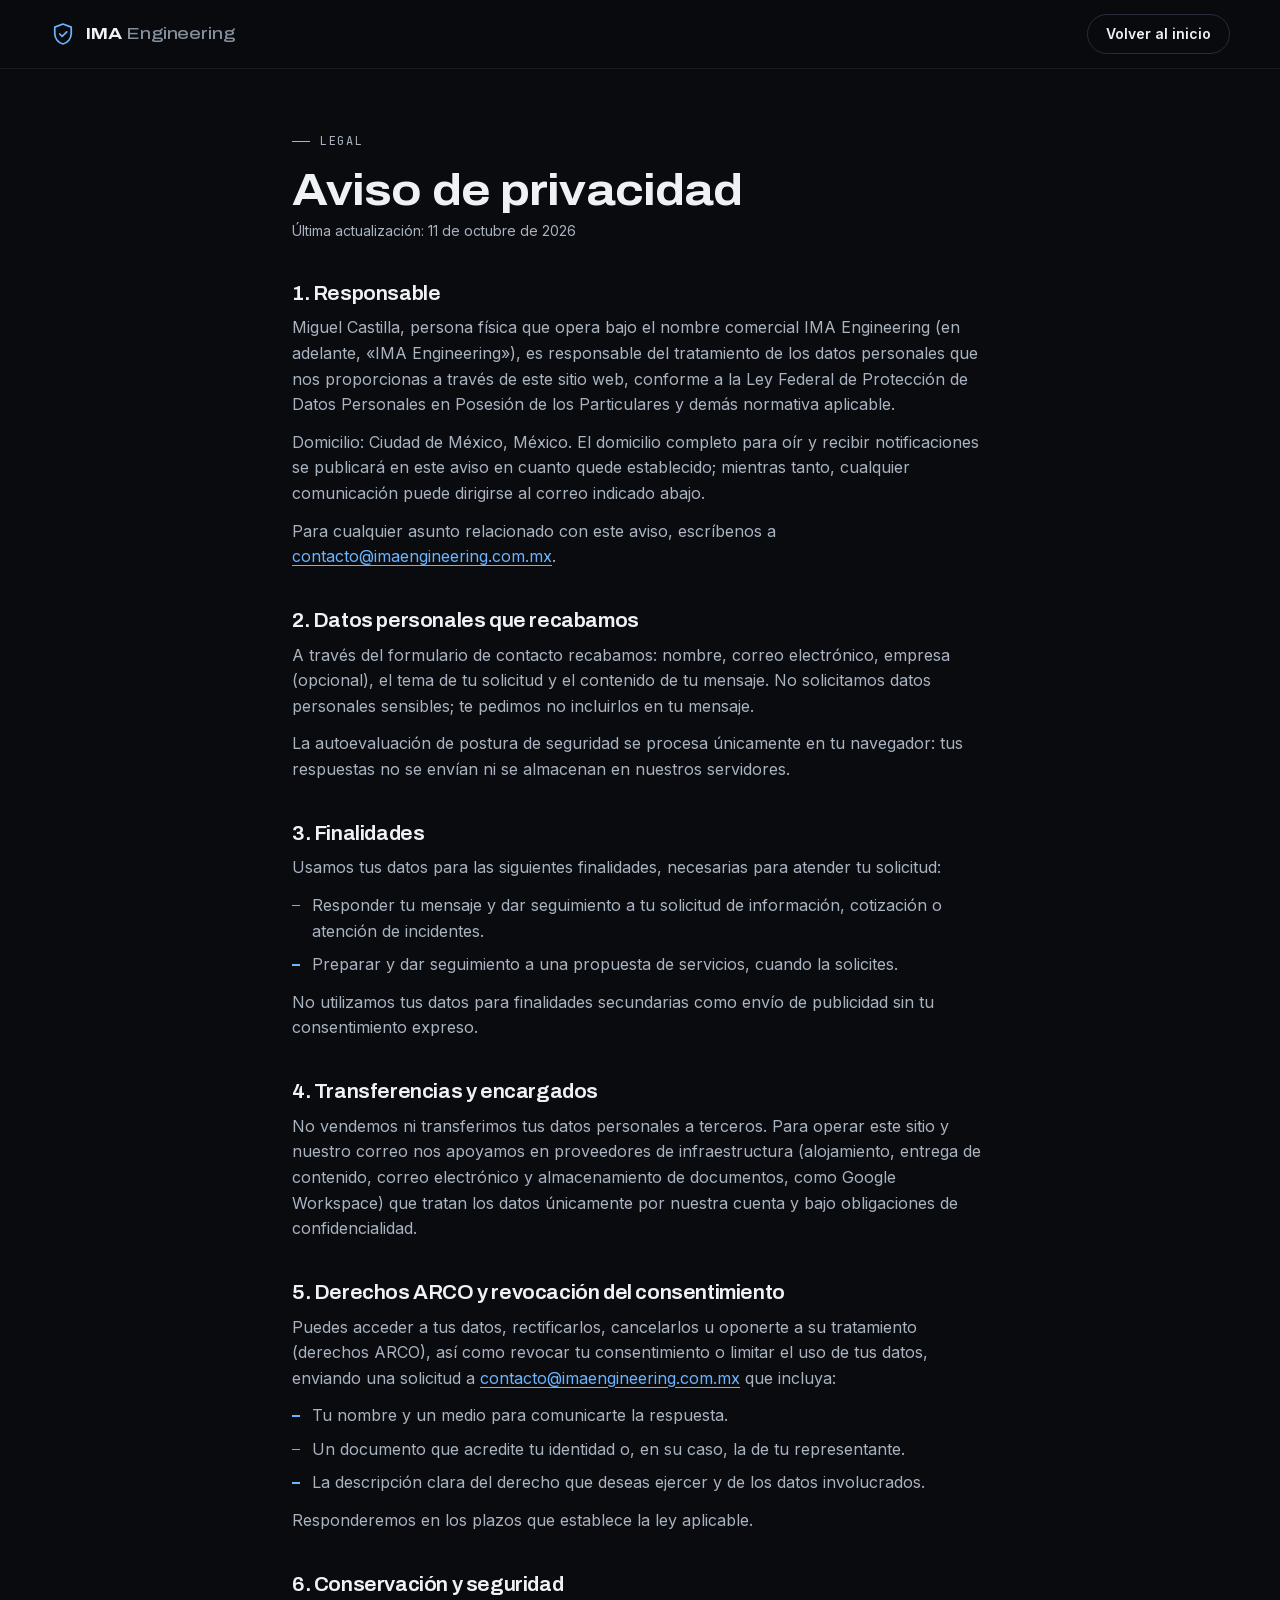
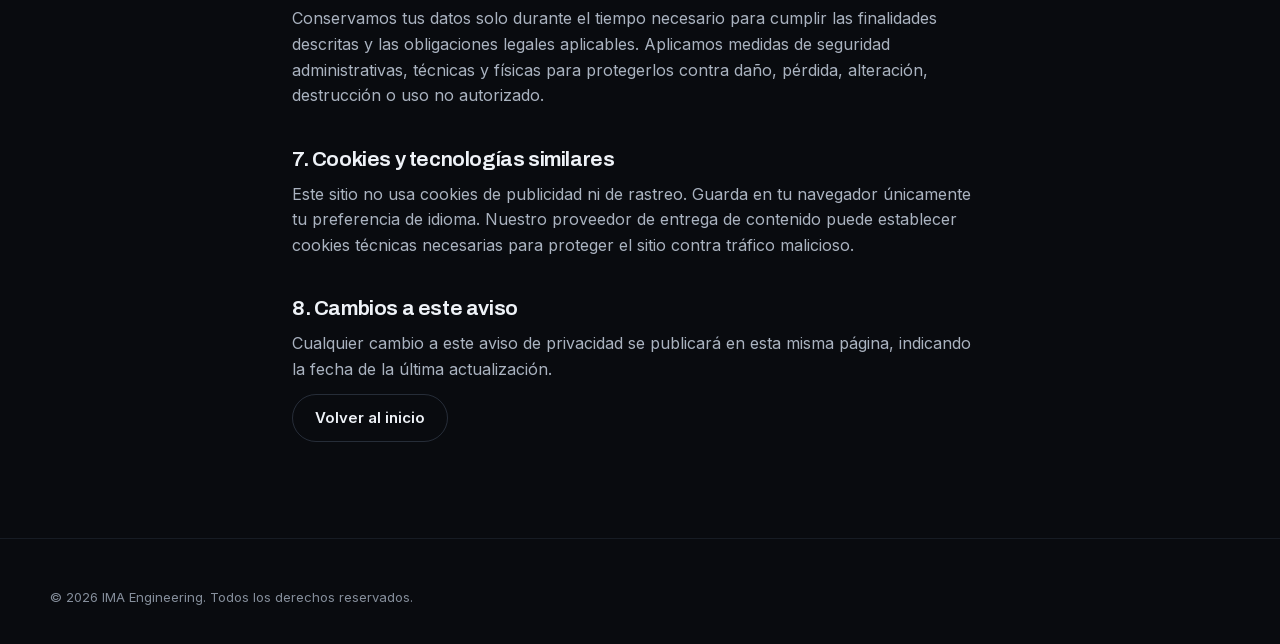
<file: aviso-de-privacidad.html>
<!DOCTYPE html>
<html lang="es">
<head>
<meta charset="UTF-8">
<meta name="viewport" content="width=device-width, initial-scale=1">
<title>Aviso de privacidad — IMA Engineering</title>
<meta name="description" content="Aviso de privacidad integral de IMA Engineering para el tratamiento de datos personales recabados a través de su sitio web.">
<meta name="theme-color" content="#0b0c0f">
<meta name="color-scheme" content="dark">
<link rel="canonical" href="https://www.imaengineering.com.mx/aviso-de-privacidad">
<link rel="icon" href="/favicon.svg" type="image/svg+xml">
<link rel="stylesheet" href="/assets/css/styles.css">
</head>
<body>
<header class="site-header">
  <div class="container header-inner">
    <a href="/" class="brand" aria-label="IMA Engineering — inicio">
      <svg class="brand-mark" viewBox="0 0 24 24" aria-hidden="true"><path d="M12 2.8l7.6 2.9v5.9c0 4.6-3.2 8.5-7.6 9.6-4.4-1.1-7.6-5-7.6-9.6V5.7L12 2.8z"/><path d="M9 12l2.2 2.2L15.5 10"/></svg>
      <span class="brand-name">IMA <span>Engineering</span></span>
    </a>
    <div class="header-actions">
      <a href="/" class="btn btn-ghost btn-sm">Volver al inicio</a>
    </div>
  </div>
</header>

<main id="main" class="legal">
  <div class="container legal-inner">
    <p class="eyebrow">Legal</p>
    <h1>Aviso de privacidad</h1>
    <p class="legal-updated">Última actualización: 11 de octubre de 2026</p>

    <h2>1. Responsable</h2>
    <p>Miguel Castilla, persona física que opera bajo el nombre comercial IMA Engineering (en adelante, «IMA Engineering»), es responsable del tratamiento de los datos personales que nos proporcionas a través de este sitio web, conforme a la Ley Federal de Protección de Datos Personales en Posesión de los Particulares y demás normativa aplicable.</p>
    <!-- PENDIENTE: agregar domicilio completo (calle, número, colonia, alcaldía, C.P.) -->
    <p>Domicilio: Ciudad de México, México. El domicilio completo para oír y recibir notificaciones se publicará en este aviso en cuanto quede establecido; mientras tanto, cualquier comunicación puede dirigirse al correo indicado abajo.</p>
    <p>Para cualquier asunto relacionado con este aviso, escríbenos a <a href="mailto:contacto@imaengineering.com.mx">contacto@imaengineering.com.mx</a>.</p>

    <h2>2. Datos personales que recabamos</h2>
    <p>A través del formulario de contacto recabamos: nombre, correo electrónico, empresa (opcional), el tema de tu solicitud y el contenido de tu mensaje. No solicitamos datos personales sensibles; te pedimos no incluirlos en tu mensaje.</p>
    <p>La autoevaluación de postura de seguridad se procesa únicamente en tu navegador: tus respuestas no se envían ni se almacenan en nuestros servidores.</p>

    <h2>3. Finalidades</h2>
    <p>Usamos tus datos para las siguientes finalidades, necesarias para atender tu solicitud:</p>
    <ul>
      <li>Responder tu mensaje y dar seguimiento a tu solicitud de información, cotización o atención de incidentes.</li>
      <li>Preparar y dar seguimiento a una propuesta de servicios, cuando la solicites.</li>
    </ul>
    <p>No utilizamos tus datos para finalidades secundarias como envío de publicidad sin tu consentimiento expreso.</p>

    <h2>4. Transferencias y encargados</h2>
    <p>No vendemos ni transferimos tus datos personales a terceros. Para operar este sitio y nuestro correo nos apoyamos en proveedores de infraestructura (alojamiento, entrega de contenido, correo electrónico y almacenamiento de documentos, como Google Workspace) que tratan los datos únicamente por nuestra cuenta y bajo obligaciones de confidencialidad.</p>

    <h2>5. Derechos ARCO y revocación del consentimiento</h2>
    <p>Puedes acceder a tus datos, rectificarlos, cancelarlos u oponerte a su tratamiento (derechos ARCO), así como revocar tu consentimiento o limitar el uso de tus datos, enviando una solicitud a <a href="mailto:contacto@imaengineering.com.mx">contacto@imaengineering.com.mx</a> que incluya:</p>
    <ul>
      <li>Tu nombre y un medio para comunicarte la respuesta.</li>
      <li>Un documento que acredite tu identidad o, en su caso, la de tu representante.</li>
      <li>La descripción clara del derecho que deseas ejercer y de los datos involucrados.</li>
    </ul>
    <p>Responderemos en los plazos que establece la ley aplicable.</p>

    <h2>6. Conservación y seguridad</h2>
    <p>Conservamos tus datos solo durante el tiempo necesario para cumplir las finalidades descritas y las obligaciones legales aplicables. Aplicamos medidas de seguridad administrativas, técnicas y físicas para protegerlos contra daño, pérdida, alteración, destrucción o uso no autorizado.</p>

    <h2>7. Cookies y tecnologías similares</h2>
    <p>Este sitio no usa cookies de publicidad ni de rastreo. Guarda en tu navegador únicamente tu preferencia de idioma. Nuestro proveedor de entrega de contenido puede establecer cookies técnicas necesarias para proteger el sitio contra tráfico malicioso.</p>

    <h2>8. Cambios a este aviso</h2>
    <p>Cualquier cambio a este aviso de privacidad se publicará en esta misma página, indicando la fecha de la última actualización.</p>

    <p class="legal-back"><a href="/" class="btn btn-ghost">Volver al inicio</a></p>
  </div>
</main>

<footer class="site-footer">
  <div class="container footer-inner">
    <p class="footer-copy">© 2026 IMA Engineering. Todos los derechos reservados.</p>
  </div>
</footer>
</body>
</html>
</file>
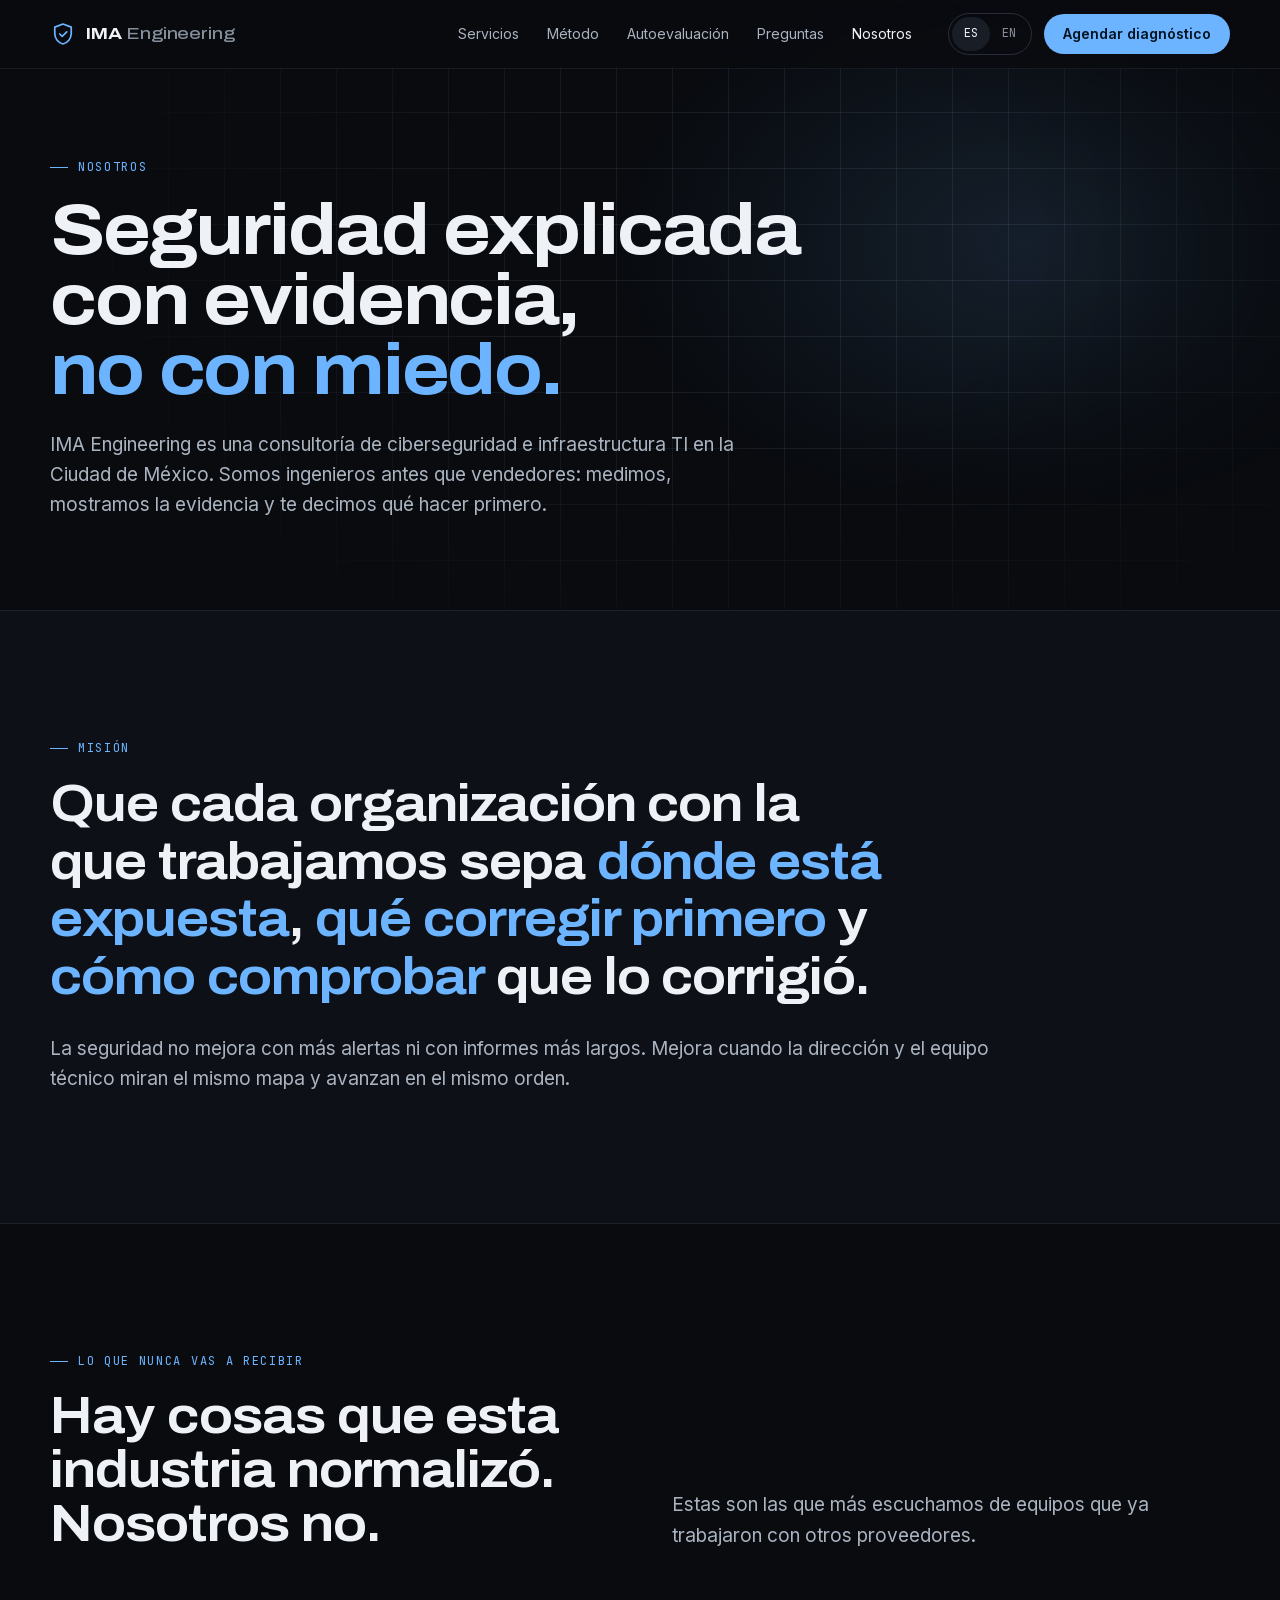
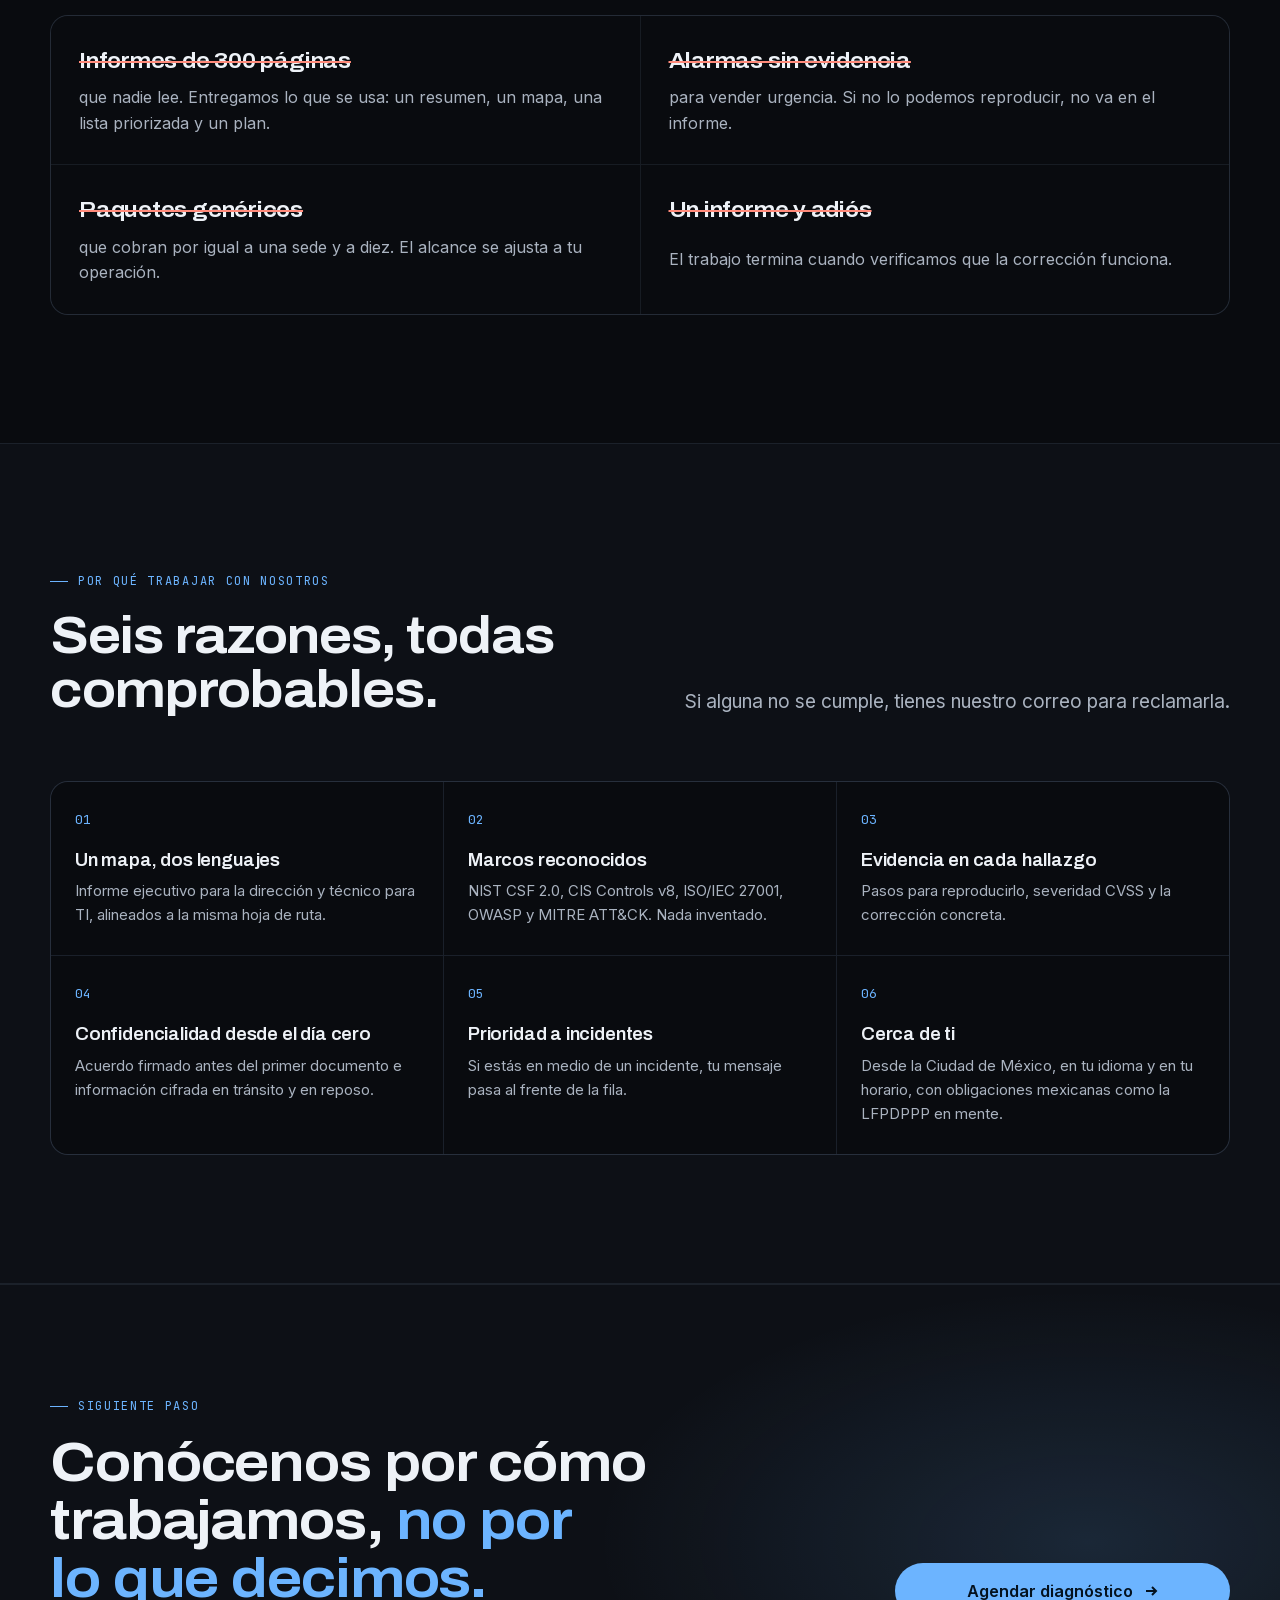
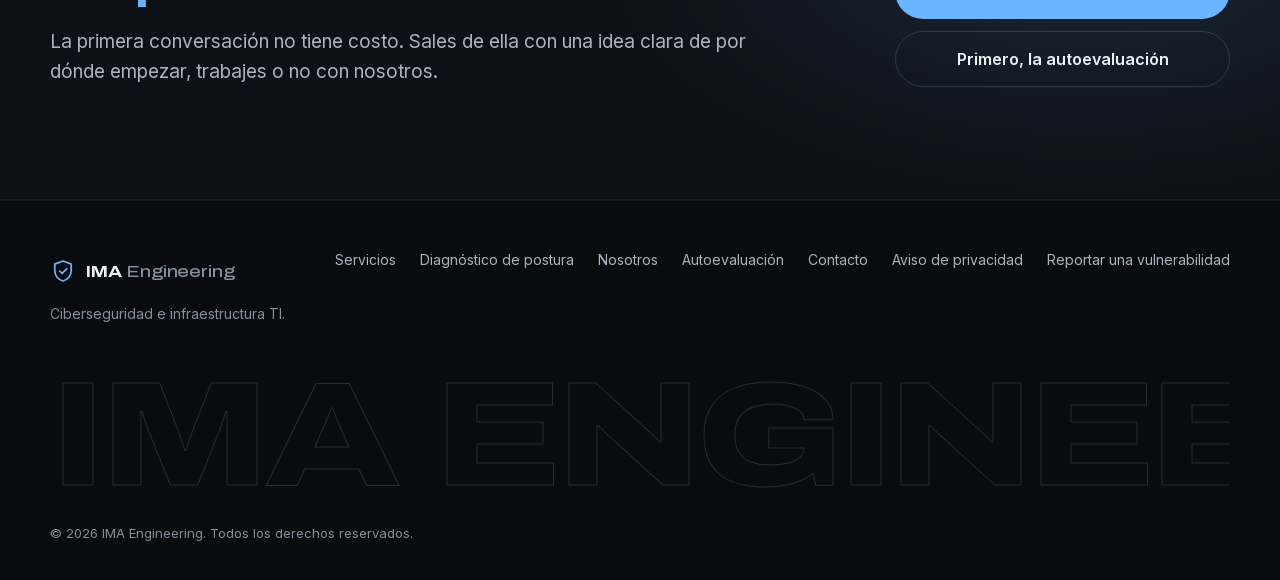
<file: nosotros.html>
<!DOCTYPE html>
<html lang="es" data-page="about">
<head>
  <meta charset="UTF-8">
  <meta name="viewport" content="width=device-width, initial-scale=1, viewport-fit=cover">
  <title>Nosotros — IMA Engineering</title>
  <meta name="description" content="IMA Engineering es una consultoría de ciberseguridad e infraestructura TI en la Ciudad de México. Seguridad explicada con evidencia, no con miedo.">
  <meta name="theme-color" content="#090b0f">
  <meta name="color-scheme" content="dark">
  <link rel="canonical" href="https://www.imaengineering.com.mx/nosotros">
  <link rel="icon" href="/favicon.svg" type="image/svg+xml">
  <link rel="apple-touch-icon" href="/apple-touch-icon.png">
  <link rel="preload" href="/assets/fonts/inter-latin.woff2" as="font" type="font/woff2" crossorigin>
  <link rel="preload" href="/assets/fonts/archivo-latin.woff2" as="font" type="font/woff2" crossorigin>
  <meta property="og:type" content="website">
  <meta property="og:site_name" content="IMA Engineering">
  <meta property="og:locale" content="es_MX">
  <meta property="og:url" content="https://www.imaengineering.com.mx/nosotros">
  <meta property="og:title" content="Nosotros — IMA Engineering">
  <meta property="og:description" content="IMA Engineering es una consultoría de ciberseguridad e infraestructura TI en la Ciudad de México. Seguridad explicada con evidencia, no con miedo.">
  <meta property="og:image" content="https://www.imaengineering.com.mx/og-image.png">
  <meta name="twitter:card" content="summary_large_image">
  <link rel="stylesheet" href="/assets/css/styles.css?v=20261117b">
  <script src="/assets/js/app.js?v=20261117b" defer></script>
</head>
<body>
<a class="skip-link" href="#main" data-i18n="skip">Saltar al contenido</a>

<header class="site-header" id="top">
  <div class="container header-inner">
    <a href="/" class="brand" aria-label="IMA Engineering — inicio">
      <svg class="brand-mark" viewBox="0 0 24 24" aria-hidden="true"><path d="M12 2.8l7.6 2.9v5.9c0 4.6-3.2 8.5-7.6 9.6-4.4-1.1-7.6-5-7.6-9.6V5.7L12 2.8z"/><path d="M9 12l2.2 2.2L15.5 10"/></svg>
      <span class="brand-name">IMA <span>Engineering</span></span>
    </a>
    <nav class="site-nav" id="site-nav" aria-label="Principal">
      <ul>
        <li><a href="/#servicios" data-i18n="nav.services">Servicios</a></li>
        <li><a href="/#metodo" data-i18n="nav.method">Método</a></li>
        <li><a href="/#autoevaluacion" data-i18n="nav.assessment">Autoevaluación</a></li>
        <li><a href="/#faq" data-i18n="nav.faq">Preguntas</a></li>
        <li><a href="/nosotros" aria-current="page" data-i18n="nav.about">Nosotros</a></li>
        <li class="nav-cta-mobile"><a href="/#contacto" class="btn btn-primary btn-block" data-i18n="nav.contact">Agendar diagnóstico</a></li>
      </ul>
    </nav>
    <div class="header-actions">
      <div class="lang-toggle" role="group" aria-label="Idioma / Language">
        <button type="button" class="lang-btn" data-lang="es" aria-pressed="true">ES</button>
        <button type="button" class="lang-btn" data-lang="en" aria-pressed="false">EN</button>
      </div>
      <a href="/#contacto" class="btn btn-primary btn-sm header-cta" data-i18n="nav.contact">Agendar diagnóstico</a>
      <button type="button" class="menu-toggle" aria-controls="site-nav" aria-expanded="false" aria-label="Abrir menú">
        <span></span><span></span>
      </button>
    </div>
  </div>
</header>

<main id="main">

  <section class="page-hero about-hero" aria-labelledby="ab-title">
    <div class="container">
      <div class="load about-intro">
        <p class="eyebrow" data-i18n="ab.eyebrow">Nosotros</p>
        <h1 id="ab-title" data-i18n="ab.title">Seguridad explicada con evidencia, <em>no con miedo.</em></h1>
        <p class="lead" data-i18n="ab.lead">IMA Engineering es una consultoría de ciberseguridad e infraestructura TI en la Ciudad de México. Somos ingenieros antes que vendedores: medimos, mostramos la evidencia y te decimos qué hacer primero.</p>
      </div>
    </div>
  </section>

  <section class="section section-alt" aria-labelledby="ab-mission-title">
    <div class="container mission">
      <p class="eyebrow" data-i18n="ab.m.eyebrow">Misión</p>
      <h2 id="ab-mission-title" class="mission-text" data-i18n="ab.m.text">Que cada organización con la que trabajamos sepa <em>dónde está expuesta</em>, <em>qué corregir primero</em> y <em>cómo comprobar</em> que lo corrigió.</h2>
      <p class="lead" data-i18n="ab.m.lead">La seguridad no mejora con más alertas ni con informes más largos. Mejora cuando la dirección y el equipo técnico miran el mismo mapa y avanzan en el mismo orden.</p>
    </div>
  </section>

  <section class="section" aria-labelledby="ab-never-title">
    <div class="container">
      <div class="section-head">
        <div>
          <p class="eyebrow" data-i18n="ab.n.eyebrow">Lo que nunca vas a recibir</p>
          <h2 id="ab-never-title" data-i18n="ab.n.title">Hay cosas que esta industria normalizó. Nosotros no.</h2>
        </div>
        <p class="lead" data-i18n="ab.n.lead">Estas son las que más escuchamos de equipos que ya trabajaron con otros proveedores.</p>
      </div>
      <ul class="never">
        <li><b data-i18n="ab.n.1t">Informes de 300 páginas</b><span data-i18n="ab.n.1d">que nadie lee. Entregamos lo que se usa: un resumen, un mapa, una lista priorizada y un plan.</span></li>
        <li><b data-i18n="ab.n.2t">Alarmas sin evidencia</b><span data-i18n="ab.n.2d">para vender urgencia. Si no lo podemos reproducir, no va en el informe.</span></li>
        <li><b data-i18n="ab.n.3t">Paquetes genéricos</b><span data-i18n="ab.n.3d">que cobran por igual a una sede y a diez. El alcance se ajusta a tu operación.</span></li>
        <li><b data-i18n="ab.n.4t">Un informe y adiós</b><span data-i18n="ab.n.4d">El trabajo termina cuando verificamos que la corrección funciona.</span></li>
      </ul>
    </div>
  </section>

  <section class="section section-alt" aria-labelledby="ab-why-title">
    <div class="container">
      <div class="section-head">
        <div>
          <p class="eyebrow" data-i18n="ab.w.eyebrow">Por qué trabajar con nosotros</p>
          <h2 id="ab-why-title" data-i18n="ab.w.title">Seis razones, todas comprobables.</h2>
        </div>
        <p class="lead" data-i18n="ab.w.lead">Si alguna no se cumple, tienes nuestro correo para reclamarla.</p>
      </div>
      <div class="principles">
        <div class="pr"><span class="pr-num">01</span><h3 data-i18n="ab.w.1t">Un mapa, dos lenguajes</h3><p data-i18n="ab.w.1d">Informe ejecutivo para la dirección y técnico para TI, alineados a la misma hoja de ruta.</p></div>
        <div class="pr"><span class="pr-num">02</span><h3 data-i18n="ab.w.2t">Marcos reconocidos</h3><p data-i18n="ab.w.2d">NIST CSF 2.0, CIS Controls v8, ISO/IEC 27001, OWASP y MITRE ATT&amp;CK. Nada inventado.</p></div>
        <div class="pr"><span class="pr-num">03</span><h3 data-i18n="ab.w.3t">Evidencia en cada hallazgo</h3><p data-i18n="ab.w.3d">Pasos para reproducirlo, severidad CVSS y la corrección concreta.</p></div>
        <div class="pr"><span class="pr-num">04</span><h3 data-i18n="ab.w.4t">Confidencialidad desde el día cero</h3><p data-i18n="ab.w.4d">Acuerdo firmado antes del primer documento e información cifrada en tránsito y en reposo.</p></div>
        <div class="pr"><span class="pr-num">05</span><h3 data-i18n="ab.w.5t">Prioridad a incidentes</h3><p data-i18n="ab.w.5d">Si estás en medio de un incidente, tu mensaje pasa al frente de la fila.</p></div>
        <div class="pr"><span class="pr-num">06</span><h3 data-i18n="ab.w.6t">Cerca de ti</h3><p data-i18n="ab.w.6d">Desde la Ciudad de México, en tu idioma y en tu horario, con obligaciones mexicanas como la LFPDPPP en mente.</p></div>
      </div>
    </div>
  </section>

  <section class="cta-band" aria-labelledby="band-title">
    <div class="container cta-band-inner">
      <div>
        <p class="eyebrow" data-i18n="band.eyebrow">Siguiente paso</p>
        <h2 id="band-title" data-i18n="ab.c.title">Conócenos por cómo trabajamos, <em>no por lo que decimos.</em></h2>
        <p class="lead" data-i18n="ab.c.lead">La primera conversación no tiene costo. Sales de ella con una idea clara de por dónde empezar, trabajes o no con nosotros.</p>
      </div>
      <div class="cta-band-actions">
        <a href="/#contacto" class="btn btn-primary btn-lg"><span data-i18n="band.cta1">Agendar diagnóstico</span> <svg viewBox="0 0 16 16" aria-hidden="true"><path d="M3 8h10M9 4l4 4-4 4"/></svg></a>
        <a href="/#autoevaluacion" class="btn btn-ghost btn-lg" data-i18n="band.cta2">Primero, la autoevaluación</a>
      </div>
    </div>
  </section>

</main>

<footer class="site-footer">
  <div class="container">
    <div class="footer-inner">
      <div>
        <a href="/" class="brand" aria-label="IMA Engineering — inicio">
          <svg class="brand-mark" viewBox="0 0 24 24" aria-hidden="true"><path d="M12 2.8l7.6 2.9v5.9c0 4.6-3.2 8.5-7.6 9.6-4.4-1.1-7.6-5-7.6-9.6V5.7L12 2.8z"/><path d="M9 12l2.2 2.2L15.5 10"/></svg>
          <span class="brand-name">IMA <span>Engineering</span></span>
        </a>
        <p class="footer-tag" data-i18n="ft.tag">Ciberseguridad e infraestructura TI.</p>
      </div>
      <nav class="footer-links" aria-label="Pie de página">
        <a href="/#servicios" data-i18n="nav.services">Servicios</a>
        <a href="/servicios/diagnostico" data-i18n="ft.diag">Diagnóstico de postura</a>
        <a href="/nosotros" data-i18n="nav.about">Nosotros</a>
        <a href="/#autoevaluacion" data-i18n="nav.assessment">Autoevaluación</a>
        <a href="/#contacto" data-i18n="ft.contact">Contacto</a>
        <a href="/aviso-de-privacidad" data-i18n="ft.privacy">Aviso de privacidad</a>
        <a href="/.well-known/security.txt" data-i18n="ft.disclosure">Reportar una vulnerabilidad</a>
      </nav>
    </div>
    <div class="foot-big" aria-hidden="true">IMA ENGINEERING</div>
    <p class="footer-copy">© <span id="year">2026</span> IMA Engineering. <span data-i18n="ft.rights">Todos los derechos reservados.</span></p>
  </div>
</footer>
<a href="/#contacto" class="m-cta" id="m-cta" data-topic="diagnostico"><span data-i18n="mcta">Agendar diagnóstico</span> <svg viewBox="0 0 16 16" aria-hidden="true"><path d="M3 8h10M9 4l4 4-4 4"/></svg></a>
</body>
</html>
</file>
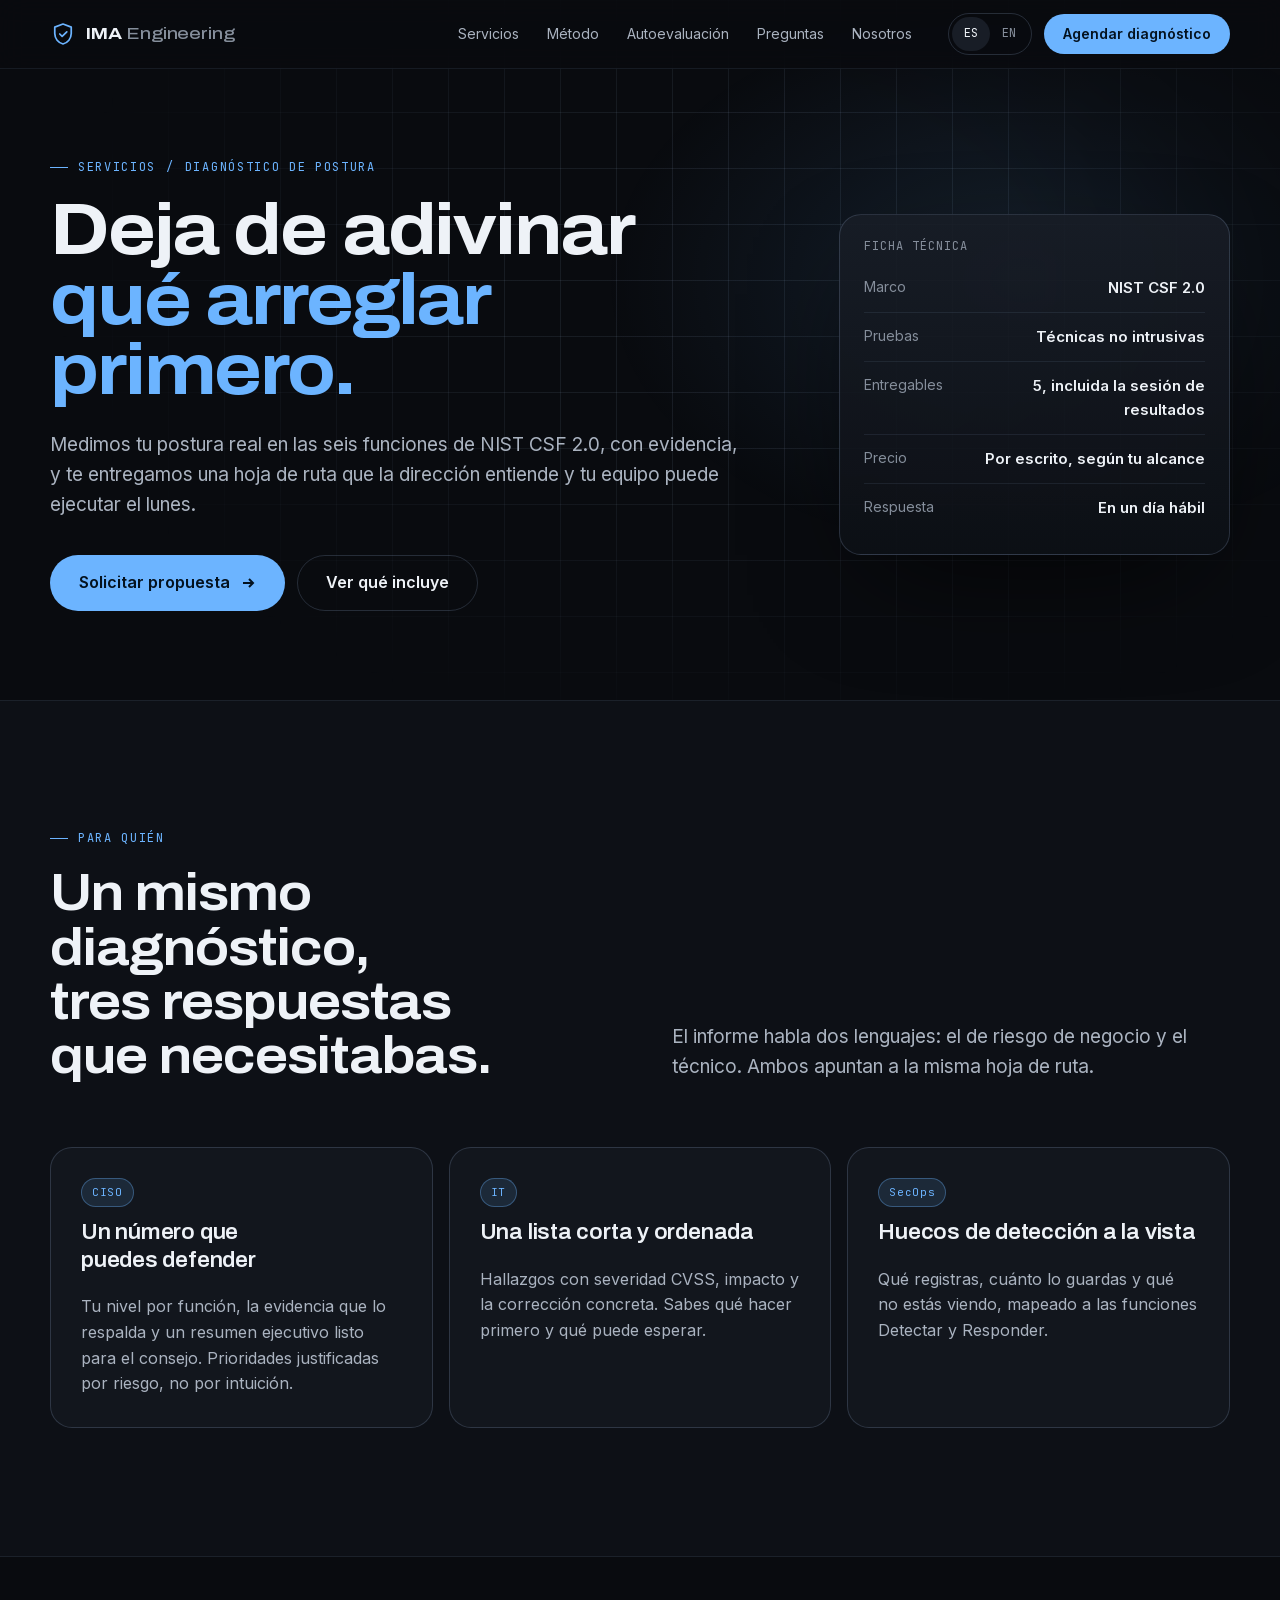
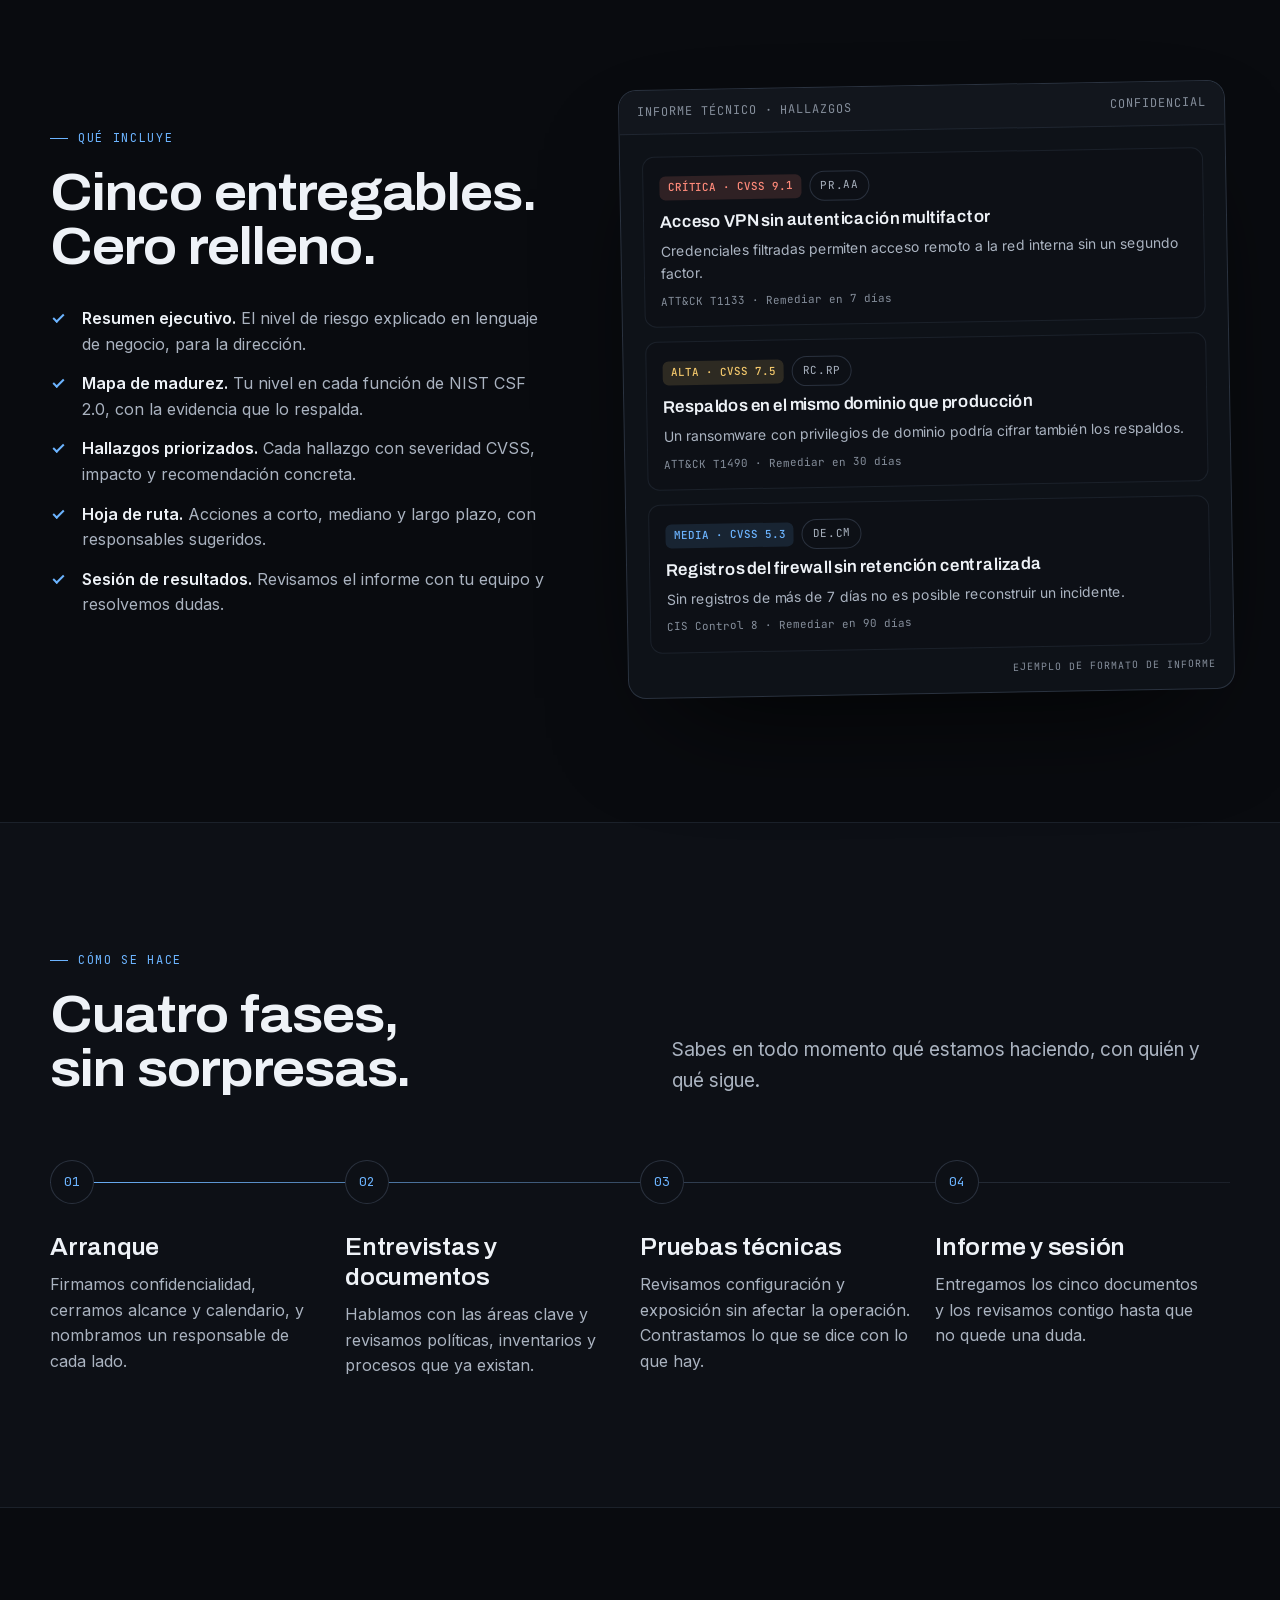
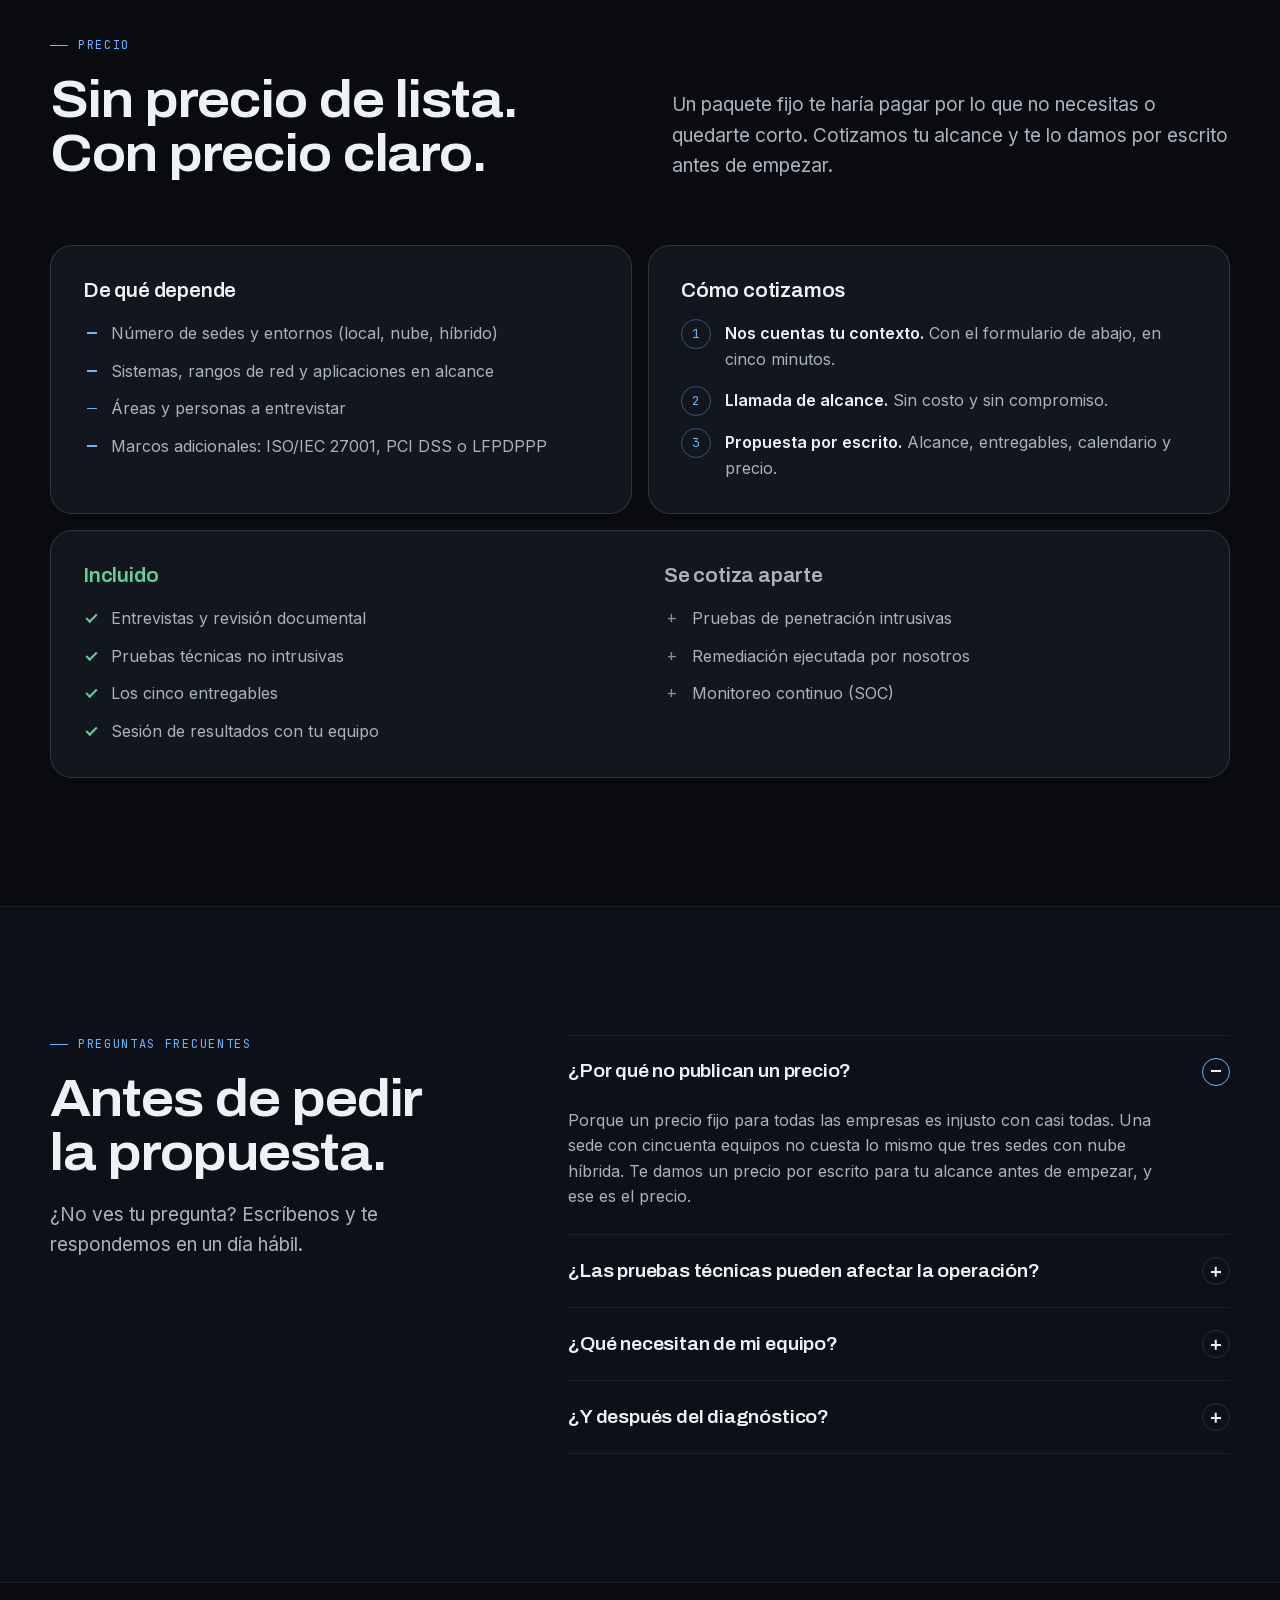
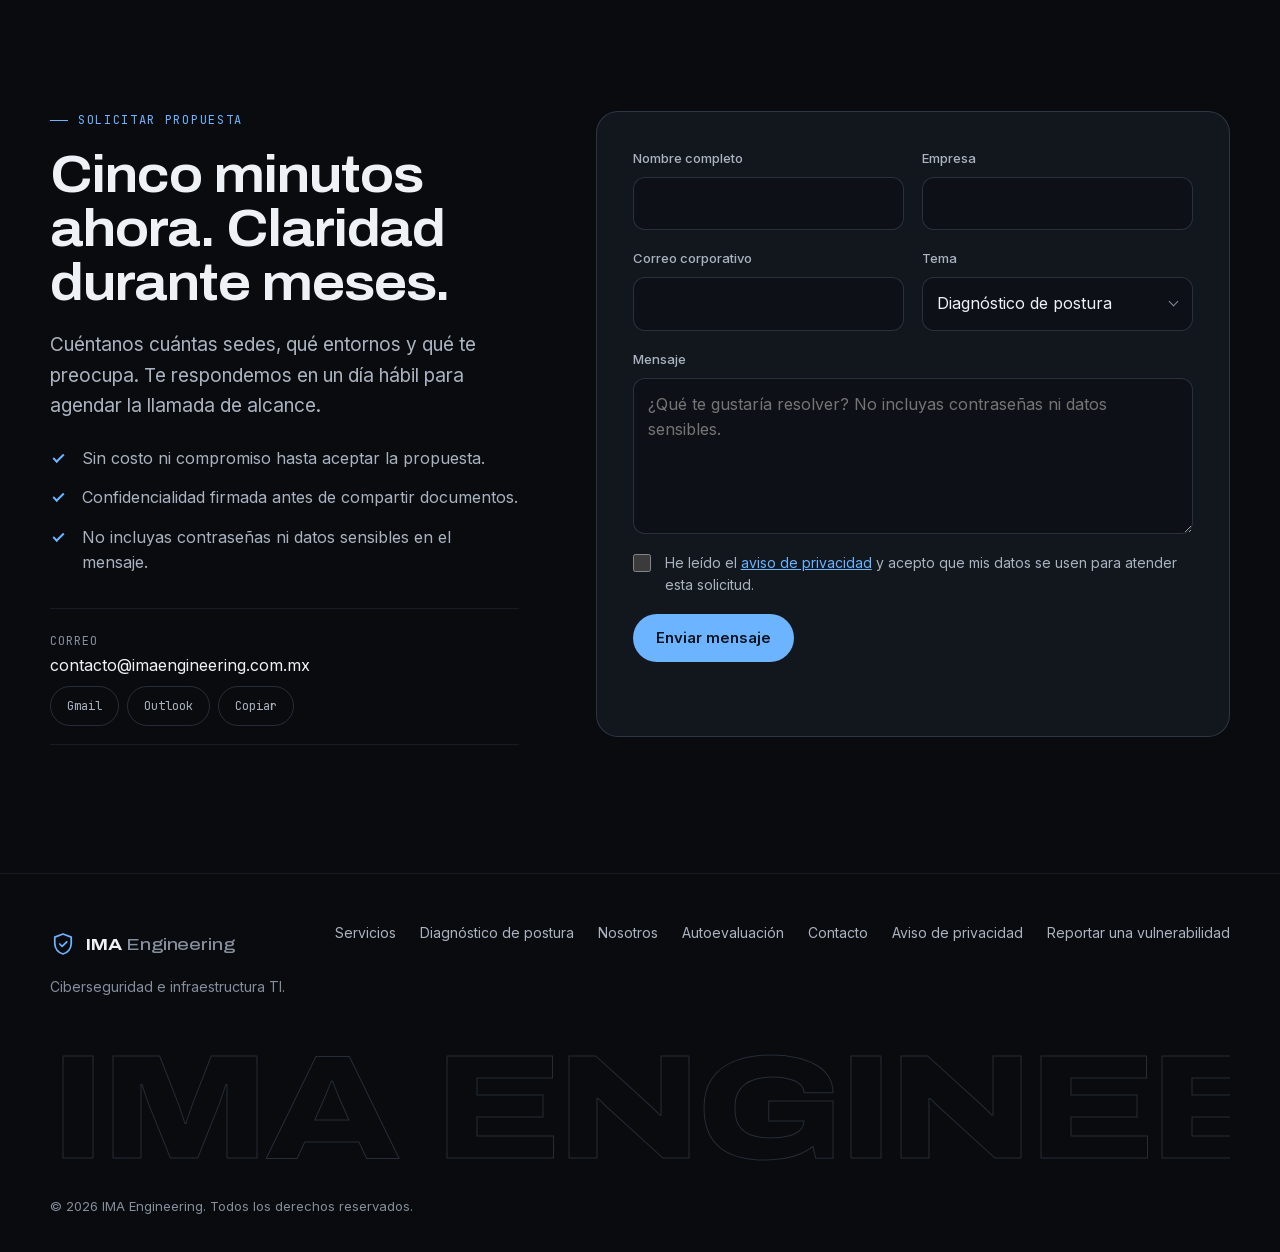
<file: servicios/diagnostico.html>
<!DOCTYPE html>
<html lang="es" data-page="diag">
<head>
  <meta charset="UTF-8">
  <meta name="viewport" content="width=device-width, initial-scale=1, viewport-fit=cover">
  <title>Diagnóstico de postura de seguridad — IMA Engineering</title>
  <meta name="description" content="Diagnóstico de postura contra NIST CSF 2.0: mapa de madurez con evidencia, hallazgos priorizados y hoja de ruta. Precio por escrito según tu alcance, sin costos ocultos.">
  <meta name="theme-color" content="#090b0f">
  <meta name="color-scheme" content="dark">
  <link rel="canonical" href="https://www.imaengineering.com.mx/servicios/diagnostico">
  <link rel="icon" href="/favicon.svg" type="image/svg+xml">
  <link rel="apple-touch-icon" href="/apple-touch-icon.png">
  <link rel="preload" href="/assets/fonts/inter-latin.woff2" as="font" type="font/woff2" crossorigin>
  <link rel="preload" href="/assets/fonts/archivo-latin.woff2" as="font" type="font/woff2" crossorigin>
  <meta property="og:type" content="website">
  <meta property="og:site_name" content="IMA Engineering">
  <meta property="og:locale" content="es_MX">
  <meta property="og:url" content="https://www.imaengineering.com.mx/servicios/diagnostico">
  <meta property="og:title" content="Diagnóstico de postura de seguridad — IMA Engineering">
  <meta property="og:description" content="Diagnóstico de postura contra NIST CSF 2.0: mapa de madurez con evidencia, hallazgos priorizados y hoja de ruta. Precio por escrito según tu alcance, sin costos ocultos.">
  <meta property="og:image" content="https://www.imaengineering.com.mx/og-image.png">
  <meta name="twitter:card" content="summary_large_image">
  <link rel="stylesheet" href="/assets/css/styles.css?v=20261117b">
  <script src="/assets/js/app.js?v=20261117b" defer></script>
</head>
<body>
<a class="skip-link" href="#main" data-i18n="skip">Saltar al contenido</a>

<header class="site-header" id="top">
  <div class="container header-inner">
    <a href="/" class="brand" aria-label="IMA Engineering — inicio">
      <svg class="brand-mark" viewBox="0 0 24 24" aria-hidden="true"><path d="M12 2.8l7.6 2.9v5.9c0 4.6-3.2 8.5-7.6 9.6-4.4-1.1-7.6-5-7.6-9.6V5.7L12 2.8z"/><path d="M9 12l2.2 2.2L15.5 10"/></svg>
      <span class="brand-name">IMA <span>Engineering</span></span>
    </a>
    <nav class="site-nav" id="site-nav" aria-label="Principal">
      <ul>
        <li><a href="/#servicios" data-i18n="nav.services">Servicios</a></li>
        <li><a href="/#metodo" data-i18n="nav.method">Método</a></li>
        <li><a href="/#autoevaluacion" data-i18n="nav.assessment">Autoevaluación</a></li>
        <li><a href="/#faq" data-i18n="nav.faq">Preguntas</a></li>
        <li><a href="/nosotros" data-i18n="nav.about">Nosotros</a></li>
        <li class="nav-cta-mobile"><a href="#reservar" class="btn btn-primary btn-block" data-i18n="nav.contact">Agendar diagnóstico</a></li>
      </ul>
    </nav>
    <div class="header-actions">
      <div class="lang-toggle" role="group" aria-label="Idioma / Language">
        <button type="button" class="lang-btn" data-lang="es" aria-pressed="true">ES</button>
        <button type="button" class="lang-btn" data-lang="en" aria-pressed="false">EN</button>
      </div>
      <a href="#reservar" class="btn btn-primary btn-sm header-cta" data-i18n="nav.contact">Agendar diagnóstico</a>
      <button type="button" class="menu-toggle" aria-controls="site-nav" aria-expanded="false" aria-label="Abrir menú">
        <span></span><span></span>
      </button>
    </div>
  </div>
</header>

<main id="main">

  <section class="page-hero" aria-labelledby="sd-title">
    <div class="container page-hero-grid">
      <div class="load">
        <p class="eyebrow"><a href="/#servicios" data-i18n="nav.services">Servicios</a> <span aria-hidden="true">/</span> <span data-i18n="sd.crumb">Diagnóstico de postura</span></p>
        <h1 id="sd-title" data-i18n="sd.title">Deja de adivinar <em>qué arreglar primero.</em></h1>
        <p class="lead" data-i18n="sd.lead">Medimos tu postura real en las seis funciones de NIST CSF 2.0, con evidencia, y te entregamos una hoja de ruta que la dirección entiende y tu equipo puede ejecutar el lunes.</p>
        <div class="hero-ctas">
          <a href="#reservar" class="btn btn-primary btn-lg"><span data-i18n="sd.cta1">Solicitar propuesta</span> <svg viewBox="0 0 16 16" aria-hidden="true"><path d="M3 8h10M9 4l4 4-4 4"/></svg></a>
          <a href="#incluye" class="btn btn-ghost btn-lg" data-i18n="sd.cta2">Ver qué incluye</a>
        </div>
      </div>
      <aside class="spec" aria-label="Ficha del servicio">
        <p class="mono-label spec-title" data-i18n="sd.spec">Ficha técnica</p>
        <dl>
          <div><dt data-i18n="sd.s1">Marco</dt><dd>NIST CSF 2.0</dd></div>
          <div><dt data-i18n="sd.s2">Pruebas</dt><dd data-i18n="sd.s2v">Técnicas no intrusivas</dd></div>
          <div><dt data-i18n="sd.s3">Entregables</dt><dd data-i18n="sd.s3v">5, incluida la sesión de resultados</dd></div>
          <div><dt data-i18n="sd.s4">Precio</dt><dd data-i18n="sd.s4v">Por escrito, según tu alcance</dd></div>
          <div><dt data-i18n="sd.s5">Respuesta</dt><dd data-i18n="sd.s5v">En un día hábil</dd></div>
        </dl>
      </aside>
    </div>
  </section>

  <section class="section section-alt" aria-labelledby="sd-ben-title">
    <div class="container">
      <div class="section-head">
        <div>
          <p class="eyebrow" data-i18n="sd.b.eyebrow">Para quién</p>
          <h2 id="sd-ben-title" data-i18n="sd.b.title">Un mismo diagnóstico, tres respuestas que necesitabas.</h2>
        </div>
        <p class="lead" data-i18n="sd.b.lead">El informe habla dos lenguajes: el de riesgo de negocio y el técnico. Ambos apuntan a la misma hoja de ruta.</p>
      </div>
      <div class="pains">
        <article class="pain"><header class="pain-head"><span class="chip fn">CISO</span><h3 data-i18n="sd.b.1.t">Un número que puedes defender</h3></header><p data-i18n="sd.b.1.d">Tu nivel por función, la evidencia que lo respalda y un resumen ejecutivo listo para el consejo. Prioridades justificadas por riesgo, no por intuición.</p></article>
        <article class="pain"><header class="pain-head"><span class="chip fn">IT</span><h3 data-i18n="sd.b.2.t">Una lista corta y ordenada</h3></header><p data-i18n="sd.b.2.d">Hallazgos con severidad CVSS, impacto y la corrección concreta. Sabes qué hacer primero y qué puede esperar.</p></article>
        <article class="pain"><header class="pain-head"><span class="chip fn">SecOps</span><h3 data-i18n="sd.b.3.t">Huecos de detección a la vista</h3></header><p data-i18n="sd.b.3.d">Qué registras, cuánto lo guardas y qué no estás viendo, mapeado a las funciones Detectar y Responder.</p></article>
      </div>
    </div>
  </section>

  <section class="section" id="incluye" aria-labelledby="sd-inc-title">
    <div class="container diag">
      <div class="diag-copy">
        <p class="eyebrow" data-i18n="sd.i.eyebrow">Qué incluye</p>
        <h2 id="sd-inc-title" data-i18n="sd.i.title">Cinco entregables. Cero relleno.</h2>
        <ul class="check-list">
          <li><b data-i18n="d.1.t">Resumen ejecutivo.</b> <span data-i18n="d.1.d">El nivel de riesgo explicado en lenguaje de negocio, para la dirección.</span></li>
          <li><b data-i18n="d.2.t">Mapa de madurez.</b> <span data-i18n="d.2.d">Tu nivel en cada función de NIST CSF 2.0, con la evidencia que lo respalda.</span></li>
          <li><b data-i18n="d.3.t">Hallazgos priorizados.</b> <span data-i18n="d.3.d">Cada hallazgo con severidad CVSS, impacto y recomendación concreta.</span></li>
          <li><b data-i18n="d.4.t">Hoja de ruta.</b> <span data-i18n="d.4.d">Acciones a corto, mediano y largo plazo, con responsables sugeridos.</span></li>
          <li><b data-i18n="d.5.t">Sesión de resultados.</b> <span data-i18n="d.5.d">Revisamos el informe con tu equipo y resolvemos dudas.</span></li>
        </ul>
      </div>
      <figure class="report" aria-labelledby="report-cap">
        <div class="report-bar"><span class="mono-label" data-i18n="r.title">Informe técnico · Hallazgos</span><span class="mono-label" data-i18n="r.conf">Confidencial</span></div>
        <div class="report-body">
          <div class="finding">
            <div class="finding-top"><span class="sev crit" data-i18n="r.1.s">CRÍTICA · CVSS 9.1</span><span class="chip">PR.AA</span></div>
            <h3 data-i18n="r.1.t">Acceso VPN sin autenticación multifactor</h3>
            <p data-i18n="r.1.d">Credenciales filtradas permiten acceso remoto a la red interna sin un segundo factor.</p>
            <span class="ref" data-i18n="r.1.r">ATT&amp;CK T1133 · Remediar en 7 días</span>
          </div>
          <div class="finding">
            <div class="finding-top"><span class="sev high" data-i18n="r.2.s">ALTA · CVSS 7.5</span><span class="chip">RC.RP</span></div>
            <h3 data-i18n="r.2.t">Respaldos en el mismo dominio que producción</h3>
            <p data-i18n="r.2.d">Un ransomware con privilegios de dominio podría cifrar también los respaldos.</p>
            <span class="ref" data-i18n="r.2.r">ATT&amp;CK T1490 · Remediar en 30 días</span>
          </div>
          <div class="finding">
            <div class="finding-top"><span class="sev med" data-i18n="r.3.s">MEDIA · CVSS 5.3</span><span class="chip">DE.CM</span></div>
            <h3 data-i18n="r.3.t">Registros del firewall sin retención centralizada</h3>
            <p data-i18n="r.3.d">Sin registros de más de 7 días no es posible reconstruir un incidente.</p>
            <span class="ref" data-i18n="r.3.r">CIS Control 8 · Remediar en 90 días</span>
          </div>
        </div>
        <figcaption class="stamp" id="report-cap" data-i18n="r.cap">Ejemplo de formato de informe</figcaption>
      </figure>
    </div>
  </section>

  <section class="section section-alt" aria-labelledby="sd-how-title">
    <div class="container">
      <div class="section-head">
        <div>
          <p class="eyebrow" data-i18n="sd.h.eyebrow">Cómo se hace</p>
          <h2 id="sd-how-title" data-i18n="sd.h.title">Cuatro fases, sin sorpresas.</h2>
        </div>
        <p class="lead" data-i18n="sd.h.lead">Sabes en todo momento qué estamos haciendo, con quién y qué sigue.</p>
      </div>
      <ol class="steps">
        <li class="step"><span class="step-num">01</span><h3 data-i18n="sd.h.1.t">Arranque</h3><p data-i18n="sd.h.1.d">Firmamos confidencialidad, cerramos alcance y calendario, y nombramos un responsable de cada lado.</p></li>
        <li class="step"><span class="step-num">02</span><h3 data-i18n="sd.h.2.t">Entrevistas y documentos</h3><p data-i18n="sd.h.2.d">Hablamos con las áreas clave y revisamos políticas, inventarios y procesos que ya existan.</p></li>
        <li class="step"><span class="step-num">03</span><h3 data-i18n="sd.h.3.t">Pruebas técnicas</h3><p data-i18n="sd.h.3.d">Revisamos configuración y exposición sin afectar la operación. Contrastamos lo que se dice con lo que hay.</p></li>
        <li class="step"><span class="step-num">04</span><h3 data-i18n="sd.h.4.t">Informe y sesión</h3><p data-i18n="sd.h.4.d">Entregamos los cinco documentos y los revisamos contigo hasta que no quede una duda.</p></li>
      </ol>
    </div>
  </section>

  <section class="section" id="precio" aria-labelledby="sd-price-title">
    <div class="container">
      <div class="section-head">
        <div>
          <p class="eyebrow" data-i18n="sd.p.eyebrow">Precio</p>
          <h2 id="sd-price-title" data-i18n="sd.p.title">Sin precio de lista. Con precio claro.</h2>
        </div>
        <p class="lead" data-i18n="sd.p.lead">Un paquete fijo te haría pagar por lo que no necesitas o quedarte corto. Cotizamos tu alcance y te lo damos por escrito antes de empezar.</p>
      </div>
      <div class="price">
        <div class="price-card">
          <h3 data-i18n="sd.p.f.t">De qué depende</h3>
          <ul class="factors">
            <li data-i18n="sd.p.f.1">Número de sedes y entornos (local, nube, híbrido)</li>
            <li data-i18n="sd.p.f.2">Sistemas, rangos de red y aplicaciones en alcance</li>
            <li data-i18n="sd.p.f.3">Áreas y personas a entrevistar</li>
            <li data-i18n="sd.p.f.4">Marcos adicionales: ISO/IEC 27001, PCI DSS o LFPDPPP</li>
          </ul>
        </div>
        <div class="price-card">
          <h3 data-i18n="sd.p.s.t">Cómo cotizamos</h3>
          <ol class="quote-steps">
            <li><b data-i18n="sd.p.s.1t">Nos cuentas tu contexto.</b> <span data-i18n="sd.p.s.1d">Con el formulario de abajo, en cinco minutos.</span></li>
            <li><b data-i18n="sd.p.s.2t">Llamada de alcance.</b> <span data-i18n="sd.p.s.2d">Sin costo y sin compromiso.</span></li>
            <li><b data-i18n="sd.p.s.3t">Propuesta por escrito.</b> <span data-i18n="sd.p.s.3d">Alcance, entregables, calendario y precio.</span></li>
          </ol>
        </div>
        <div class="price-card price-split">
          <div>
            <h3 class="ok" data-i18n="sd.p.in.t">Incluido</h3>
            <ul class="yes">
              <li data-i18n="sd.p.in.1">Entrevistas y revisión documental</li>
              <li data-i18n="sd.p.in.2">Pruebas técnicas no intrusivas</li>
              <li data-i18n="sd.p.in.3">Los cinco entregables</li>
              <li data-i18n="sd.p.in.4">Sesión de resultados con tu equipo</li>
            </ul>
          </div>
          <div>
            <h3 class="muted" data-i18n="sd.p.out.t">Se cotiza aparte</h3>
            <ul class="no">
              <li data-i18n="sd.p.out.1">Pruebas de penetración intrusivas</li>
              <li data-i18n="sd.p.out.2">Remediación ejecutada por nosotros</li>
              <li data-i18n="sd.p.out.3">Monitoreo continuo (SOC)</li>
            </ul>
          </div>
        </div>
      </div>
    </div>
  </section>

  <section class="section section-alt" aria-labelledby="sd-faq-title">
    <div class="container faq">
      <div>
        <p class="eyebrow" data-i18n="f.eyebrow">Preguntas frecuentes</p>
        <h2 id="sd-faq-title" data-i18n="sd.f.title">Antes de pedir la propuesta.</h2>
        <p class="lead" data-i18n="f.lead">¿No ves tu pregunta? Escríbenos y te respondemos en un día hábil.</p>
      </div>
      <div class="faq-list">
        <details open>
          <summary><span data-i18n="sd.f.1.q">¿Por qué no publican un precio?</span><span class="pm" aria-hidden="true"></span></summary>
          <p data-i18n="sd.f.1.a">Porque un precio fijo para todas las empresas es injusto con casi todas. Una sede con cincuenta equipos no cuesta lo mismo que tres sedes con nube híbrida. Te damos un precio por escrito para tu alcance antes de empezar, y ese es el precio.</p>
        </details>
        <details>
          <summary><span data-i18n="sd.f.2.q">¿Las pruebas técnicas pueden afectar la operación?</span><span class="pm" aria-hidden="true"></span></summary>
          <p data-i18n="sd.f.2.a">El diagnóstico usa pruebas no intrusivas: revisamos configuración y exposición, no intentamos explotar nada. Igual acordamos por escrito ventanas y contactos de escalamiento.</p>
        </details>
        <details>
          <summary><span data-i18n="sd.f.3.q">¿Qué necesitan de mi equipo?</span><span class="pm" aria-hidden="true"></span></summary>
          <p data-i18n="sd.f.3.a">Un responsable que coordine, acceso a la documentación que exista y algunas entrevistas con las áreas clave. Si la documentación no existe, también es un hallazgo y lo registramos sin juicio.</p>
        </details>
        <details>
          <summary><span data-i18n="sd.f.4.q">¿Y después del diagnóstico?</span><span class="pm" aria-hidden="true"></span></summary>
          <p data-i18n="sd.f.4.a">Te quedas con el informe y la hoja de ruta, aunque no contrates nada más. Si quieres, te acompañamos en la remediación o la ejecutamos y después verificamos cada corrección.</p>
        </details>
      </div>
    </div>
  </section>

  <section class="section" id="reservar" aria-labelledby="contact-title">
    <span id="contacto" class="anchor-alias" aria-hidden="true"></span>
    <div class="container contact">
      <div>
        <p class="eyebrow" data-i18n="sd.r.eyebrow">Solicitar propuesta</p>
        <h2 id="contact-title" data-i18n="sd.r.title">Cinco minutos ahora. Claridad durante meses.</h2>
        <p class="lead" data-i18n="sd.r.lead">Cuéntanos cuántas sedes, qué entornos y qué te preocupa. Te respondemos en un día hábil para agendar la llamada de alcance.</p>
        <ul class="check-list">
          <li><span data-i18n="sd.r.1">Sin costo ni compromiso hasta aceptar la propuesta.</span></li>
          <li><span data-i18n="sd.r.2">Confidencialidad firmada antes de compartir documentos.</span></li>
          <li><span data-i18n="sd.r.3">No incluyas contraseñas ni datos sensibles en el mensaje.</span></li>
        </ul>
        <div class="info">
          <div class="info-row">
            <div><span class="mono-label" data-i18n="c.email">Correo</span><a class="val" id="email-val" href="mailto:contacto@imaengineering.com.mx">contacto@imaengineering.com.mx</a></div>
            <div class="mail-opts" role="group" aria-label="Escribir el correo con">
              <a class="copy" href="https://mail.google.com/mail/?view=cm&amp;fs=1&amp;to=contacto@imaengineering.com.mx" target="_blank" rel="noopener">Gmail</a>
              <a class="copy" href="https://outlook.office.com/mail/deeplink/compose?to=contacto@imaengineering.com.mx" target="_blank" rel="noopener">Outlook</a>
              <button type="button" class="copy" id="copy-email" data-i18n="c.copy">Copiar</button>
            </div>
          </div>
        </div>
      </div>

      <form class="contact-form" id="contact-form" action="mailto:contacto@imaengineering.com.mx" method="post" enctype="text/plain" novalidate data-endpoint="https://script.google.com/macros/s/AKfycbxAOHVxC9kNfpGhMrmWvlAza-ZZHig5KB-VdxibUoMdFjwQEW_0pLvRC3wn8W6zklVyrA/exec">
        <div class="field-row">
          <div class="field">
            <label for="cf-name" data-i18n="c.f.name">Nombre completo</label>
            <input id="cf-name" name="nombre" type="text" autocomplete="name" required maxlength="120">
          </div>
          <div class="field">
            <label for="cf-company" data-i18n="c.f.company">Empresa</label>
            <input id="cf-company" name="empresa" type="text" autocomplete="organization" maxlength="120">
          </div>
        </div>
        <div class="field-row">
          <div class="field">
            <label for="cf-email" data-i18n="c.f.email">Correo corporativo</label>
            <input id="cf-email" name="correo" type="email" autocomplete="email" required maxlength="160">
          </div>
          <div class="field">
            <label for="cf-topic" data-i18n="c.f.topic">Tema</label>
            <div class="select-wrap">
              <select id="cf-topic" name="tema" required>
                <option value="diagnostico" data-i18n="c.t.diag">Diagnóstico de postura</option>
                <option value="pentest" data-i18n="c.t.pentest">Pruebas de penetración</option>
                <option value="soc" data-i18n="c.t.soc">SOC y monitoreo</option>
                <option value="nube" data-i18n="c.t.cloud">Seguridad en la nube</option>
                <option value="ti" data-i18n="c.t.it">TI administrada</option>
                <option value="cumplimiento" data-i18n="c.t.comp">Cumplimiento normativo</option>
                <option value="capacitacion" data-i18n="c.t.train">Concientización del personal</option>
                <option value="incidente" data-i18n="c.t.inc">Incidente en curso</option>
                <option value="otro" data-i18n="c.t.other">Otro</option>
              </select>
            </div>
          </div>
        </div>
        <div class="field">
          <label for="cf-msg" data-i18n="c.f.msg">Mensaje</label>
          <textarea id="cf-msg" name="mensaje" rows="5" required maxlength="4000" data-i18n-placeholder="c.f.msgph" placeholder="¿Qué te gustaría resolver? No incluyas contraseñas ni datos sensibles."></textarea>
        </div>
        <div class="hp" aria-hidden="true">
          <label for="cf-web">Sitio web</label>
          <input id="cf-web" name="sitio_web" type="text" tabindex="-1" autocomplete="off">
        </div>
        <!-- Cloudflare Turnstile: app.js lo dibuja si data-sitekey tiene la clave del sitio. -->
        <div class="turnstile-box" id="cf-turnstile" data-sitekey="0x4AAAAAAGD6oTAaFP96-VYC"></div>
        <label class="consent">
          <input type="checkbox" name="consentimiento" required>
          <span data-i18n="c.f.consent">He leído el <a href="/aviso-de-privacidad">aviso de privacidad</a> y acepto que mis datos se usen para atender esta solicitud.</span>
        </label>
        <div><button type="submit" class="btn btn-primary" data-i18n="c.f.send">Enviar mensaje</button></div>
        <p class="form-status" id="form-status" role="status" aria-live="polite"></p>
      </form>
    </div>
  </section>

</main>

<footer class="site-footer">
  <div class="container">
    <div class="footer-inner">
      <div>
        <a href="/" class="brand" aria-label="IMA Engineering — inicio">
          <svg class="brand-mark" viewBox="0 0 24 24" aria-hidden="true"><path d="M12 2.8l7.6 2.9v5.9c0 4.6-3.2 8.5-7.6 9.6-4.4-1.1-7.6-5-7.6-9.6V5.7L12 2.8z"/><path d="M9 12l2.2 2.2L15.5 10"/></svg>
          <span class="brand-name">IMA <span>Engineering</span></span>
        </a>
        <p class="footer-tag" data-i18n="ft.tag">Ciberseguridad e infraestructura TI.</p>
      </div>
      <nav class="footer-links" aria-label="Pie de página">
        <a href="/#servicios" data-i18n="nav.services">Servicios</a>
        <a href="/servicios/diagnostico" data-i18n="ft.diag">Diagnóstico de postura</a>
        <a href="/nosotros" data-i18n="nav.about">Nosotros</a>
        <a href="/#autoevaluacion" data-i18n="nav.assessment">Autoevaluación</a>
        <a href="/#contacto" data-i18n="ft.contact">Contacto</a>
        <a href="/aviso-de-privacidad" data-i18n="ft.privacy">Aviso de privacidad</a>
        <a href="/.well-known/security.txt" data-i18n="ft.disclosure">Reportar una vulnerabilidad</a>
      </nav>
    </div>
    <div class="foot-big" aria-hidden="true">IMA ENGINEERING</div>
    <p class="footer-copy">© <span id="year">2026</span> IMA Engineering. <span data-i18n="ft.rights">Todos los derechos reservados.</span></p>
  </div>
</footer>
<a href="#reservar" class="m-cta" id="m-cta" data-topic="diagnostico"><span data-i18n="mcta">Agendar diagnóstico</span> <svg viewBox="0 0 16 16" aria-hidden="true"><path d="M3 8h10M9 4l4 4-4 4"/></svg></a>
</body>
</html>
</file>
<file: assets/css/styles.css>
/* IMA Engineering — estilos del sitio
   Concepto: una columna editorial de 1180px sobre fondo grafito. El radar de
   postura NIST CSF 2.0 es el objeto principal y reaparece vivo en la autoevaluación. */

@font-face {
  font-family: "Inter";
  font-style: normal;
  font-weight: 300 700;
  font-display: swap;
  src: url("../fonts/inter-latin.woff2") format("woff2");
}
@font-face {
  font-family: "Archivo";
  font-style: normal;
  font-weight: 500 800;
  font-stretch: 100% 125%;
  font-display: swap;
  src: url("../fonts/archivo-latin.woff2") format("woff2");
}
@font-face {
  font-family: "JetBrains Mono";
  font-style: normal;
  font-weight: 400 500;
  font-display: swap;
  src: url("../fonts/jetbrains-mono-latin.woff2") format("woff2");
}

:root {
  --bg: #090b0f;
  --bg-2: #0d1016;
  --surface: #12161d;
  --surface-2: #181d26;
  --line: rgba(170, 200, 240, 0.09);
  --line-2: rgba(170, 200, 240, 0.18);
  --text: #eef2f7;
  --text-2: #aab3c0;   /* ~9:1 sobre --bg */
  --text-3: #858e9b;   /* ~6:1 sobre --bg */
  --accent: #6cb4ff;
  --accent-2: #a9d3ff;
  --accent-soft: rgba(108, 180, 255, 0.12);
  --on-accent: #04121f;
  --alert: #ff8a7a;
  --warn: #f2c76b;
  --ok: #5fd39a;

  --display: "Archivo", "Inter", system-ui, sans-serif;
  --font: "Inter", -apple-system, BlinkMacSystemFont, "Segoe UI", Roboto, "Helvetica Neue", Arial, sans-serif;
  --mono: "JetBrains Mono", ui-monospace, SFMono-Regular, Menlo, Consolas, monospace;

  --max: 1180px;
  --header-h: 68px;
  --radius: 14px;
  --radius-lg: 22px;
  --ease: cubic-bezier(.2, .7, .1, 1);
  color-scheme: dark;
}

*, *::before, *::after { box-sizing: border-box; }
* { margin: 0; padding: 0; }

html {
  -webkit-text-size-adjust: 100%;
  text-size-adjust: 100%;
  scroll-behavior: smooth;
  scroll-padding-top: calc(var(--header-h) + 16px);
}
body {
  background: var(--bg);
  color: var(--text);
  font-family: var(--font);
  font-size: 16px;
  line-height: 1.6;
  -webkit-font-smoothing: antialiased;
  overflow-x: hidden;
}
img, svg { display: block; max-width: 100%; }
a { color: inherit; }
button, input, select, textarea { font: inherit; color: inherit; }
ul, ol { list-style: none; }
fieldset { border: 0; min-width: 0; }
:focus-visible { outline: 2px solid var(--accent); outline-offset: 3px; border-radius: 6px; }
[hidden] { display: none !important; }

.container {
  max-width: calc(var(--max) + 64px);
  margin: 0 auto;
  padding-left: max(20px, env(safe-area-inset-left, 0px));
  padding-right: max(20px, env(safe-area-inset-right, 0px));
}
@media (min-width: 720px) {
  .container { padding-left: max(32px, env(safe-area-inset-left, 0px)); padding-right: max(32px, env(safe-area-inset-right, 0px)); }
}

.skip-link {
  position: absolute; left: 16px; top: -60px; z-index: 100;
  background: var(--accent); color: var(--on-accent); padding: 10px 16px; border-radius: 10px;
  font-weight: 600; text-decoration: none; transition: top .2s;
}
.skip-link:focus { top: 12px; }
.anchor-alias { position: relative; top: calc(-1 * var(--header-h)); display: block; height: 0; }

/* ---------- Tipografía ---------- */
h1, h2, h3 { font-family: var(--display); font-weight: 650; letter-spacing: -0.02em; text-wrap: balance; }
h1 { font-size: clamp(2.5rem, 6.4vw, 5.25rem); line-height: .98; font-weight: 700; font-stretch: 112%; }
h2 { font-size: clamp(1.875rem, 4.2vw, 3.25rem); line-height: 1.04; font-stretch: 110%; }
h3 { font-size: 1.25rem; line-height: 1.25; font-weight: 600; font-stretch: 104%; letter-spacing: -0.01em; }
.lead { font-size: clamp(1.0625rem, 1.5vw, 1.1875rem); color: var(--text-2); max-width: 58ch; }
.mono-label { font-family: var(--mono); font-size: .75rem; letter-spacing: .08em; text-transform: uppercase; color: var(--text-3); font-weight: 400; }
.eyebrow {
  display: flex; align-items: center; gap: 10px; margin-bottom: 18px;
  font-family: var(--mono); font-size: .75rem; letter-spacing: .14em; text-transform: uppercase; color: var(--accent);
}
.eyebrow::before { content: ""; width: 18px; height: 1px; background: currentColor; flex: none; }

/* ---------- Botones ---------- */
.btn {
  display: inline-flex; align-items: center; justify-content: center; gap: 10px;
  min-height: 48px; padding: 0 22px; border-radius: 999px; border: 1px solid transparent;
  font-weight: 600; font-size: .9375rem; line-height: 1.2; text-decoration: none; text-align: center; cursor: pointer;
  transition: transform .25s var(--ease), background .25s, border-color .25s, box-shadow .25s;
}
.btn svg { width: 16px; height: 16px; fill: none; stroke: currentColor; stroke-width: 2; transition: transform .25s var(--ease); }
.btn:hover svg { transform: translateX(3px); }
.btn-primary { background: var(--accent); color: var(--on-accent); }
.btn-primary:hover { background: var(--accent-2); box-shadow: 0 10px 40px -10px rgba(108, 180, 255, .6); transform: translateY(-1px); }
.btn-ghost, .btn-outline { border-color: var(--line-2); background: transparent; color: var(--text); }
.btn-ghost:hover, .btn-outline:hover { border-color: var(--accent); background: var(--accent-soft); }
.btn-sm { min-height: 40px; padding: 0 18px; font-size: .875rem; }
.btn-block { width: 100%; }
.btn[disabled] { opacity: .4; pointer-events: none; }

/* ---------- Encabezado ---------- */
.site-header {
  position: fixed; top: 0; left: 0; right: 0; z-index: 50;
  padding-top: env(safe-area-inset-top, 0px);
  background: rgba(9, 11, 15, .78);
  -webkit-backdrop-filter: blur(14px) saturate(140%); backdrop-filter: blur(14px) saturate(140%);
  border-bottom: 1px solid var(--line);
}
.header-inner { display: flex; align-items: center; gap: 24px; height: var(--header-h); }
.brand { display: inline-flex; align-items: center; gap: 10px; min-height: 44px; text-decoration: none; flex: none; }
.brand-mark { width: 26px; height: 26px; fill: none; stroke: var(--accent); stroke-width: 1.6; stroke-linejoin: round; stroke-linecap: round; }
.brand-name { font-family: var(--display); font-weight: 700; font-size: 1.0625rem; font-stretch: 115%; letter-spacing: -0.01em; }
.brand-name span { color: var(--text-3); font-weight: 500; }

.site-nav { margin-left: auto; }
.site-nav ul { display: flex; gap: 4px; }
.site-nav a:not(.btn) { display: block; text-decoration: none; color: var(--text-2); font-size: .875rem; padding: 8px 12px; border-radius: 999px; transition: color .2s, background .2s; }
.site-nav a:not(.btn):hover { color: var(--text); background: var(--surface); }
.site-nav a[aria-current="page"] { color: var(--text); }
.nav-cta-mobile { display: none; }

.header-actions { display: flex; align-items: center; gap: 12px; margin-left: auto; }
.site-nav + .header-actions { margin-left: 0; }
.lang-toggle { display: flex; padding: 3px; border: 1px solid var(--line-2); border-radius: 999px; }
.lang-btn { min-width: 38px; min-height: 34px; border: 0; background: transparent; font-family: var(--mono); font-size: .75rem; color: var(--text-3); padding: 5px 9px; border-radius: 999px; cursor: pointer; transition: color .2s, background .2s; }
.lang-btn:hover { color: var(--text); }
.lang-btn[aria-pressed="true"] { background: var(--surface-2); color: var(--text); }

.menu-toggle { display: none; position: relative; width: 44px; height: 44px; border-radius: 12px; border: 1px solid var(--line-2); background: transparent; cursor: pointer; }
.menu-toggle span { position: absolute; left: 13px; right: 13px; height: 1.5px; background: var(--text); transition: transform .3s var(--ease), top .3s var(--ease); }
.menu-toggle span:first-child { top: 17px; }
.menu-toggle span:last-child { top: 25px; }
.menu-toggle[aria-expanded="true"] span:first-child { top: 21px; transform: rotate(45deg); }
.menu-toggle[aria-expanded="true"] span:last-child { top: 21px; transform: rotate(-45deg); }

@media (max-width: 1080px) {
  .menu-toggle { display: block; }
  .header-cta { display: none; }
  .header-actions { margin-left: auto; }
  .site-nav {
    position: absolute; left: 0; right: 0; top: 100%;
    background: var(--bg); border-bottom: 1px solid var(--line);
    padding: 8px max(20px, env(safe-area-inset-right, 0px)) 24px max(20px, env(safe-area-inset-left, 0px));
    max-height: calc(100vh - var(--header-h)); overflow-y: auto;
    opacity: 0; visibility: hidden; transform: translateY(-8px);
    transition: opacity .25s, transform .25s var(--ease), visibility 0s .25s;
  }
  .site-nav.is-open { opacity: 1; visibility: visible; transform: none; transition: opacity .25s, transform .25s var(--ease); }
  .site-nav ul { flex-direction: column; gap: 0; }
  .site-nav a:not(.btn) { padding: 14px 4px; border-radius: 0; border-bottom: 1px solid var(--line); font-family: var(--display); font-size: 1.375rem; font-weight: 600; color: var(--text); }
  .site-nav a:not(.btn):hover { background: transparent; color: var(--accent); }
  .nav-cta-mobile { display: block; margin-top: 18px; }
}

/* ---------- Hero ----------
   El fondo es una red de ejemplo. Un haz de escaneo la recorre solo y luego
   sigue al cursor (o al dedo). Cada hallazgo que toca se queda marcado. */
.hero {
  position: relative; isolation: isolate; overflow: hidden;
  display: flex; align-items: center;
  min-height: min(100svh, 960px);
  padding: calc(var(--header-h) + clamp(40px, 6vw, 80px)) 0 clamp(48px, 6vw, 80px);
}
.hero::before {
  content: ""; position: absolute; inset: 0; z-index: -2; pointer-events: none;
  background:
    linear-gradient(var(--line) 1px, transparent 1px) 0 0 / 56px 56px,
    linear-gradient(90deg, var(--line) 1px, transparent 1px) 0 0 / 56px 56px;
  -webkit-mask-image: radial-gradient(1100px 700px at 70% 50%, #000 20%, transparent 80%);
          mask-image: radial-gradient(1100px 700px at 70% 50%, #000 20%, transparent 80%);
}
/* Velo detrás del texto para que la red nunca compita con la lectura. */
.hero::after {
  content: ""; position: absolute; inset: 0; z-index: -1; pointer-events: none;
  background:
    linear-gradient(90deg, var(--bg) 0%, rgba(9, 11, 15, .92) 30%, rgba(9, 11, 15, .45) 52%, transparent 70%),
    linear-gradient(0deg, var(--bg) 0%, transparent 18%);
}
.hero-inner { width: 100%; }
.hero-copy { position: relative; z-index: 1; max-width: 760px; min-width: 0; }
.hero h1 {
  margin-bottom: 26px;
  font-size: clamp(2.75rem, 5.7vw, 5.5rem); line-height: .96; font-stretch: 112%; letter-spacing: -0.035em;
}
.hero h1 > span { display: block; }
.hero h1 em { display: inline-block; font-style: normal; color: var(--accent); white-space: nowrap; }
/* "antes que ellos." aparece como si el escáner lo descubriera. */
.hero h1 .reveal { position: relative; animation: unredact 1.1s .45s var(--ease) both; }
.hero h1 .reveal::after {
  content: ""; position: absolute; top: 4%; bottom: -2%; right: -6px; width: 3px; background: var(--accent);
  box-shadow: 0 0 18px 2px rgba(108, 180, 255, .7); animation: scanbar 1.1s .45s var(--ease) both;
}
@keyframes unredact { from { clip-path: inset(0 100% 0 0); } to { clip-path: inset(0 0 0 0); } }
@keyframes scanbar { 0% { left: 0; opacity: 1; } 85% { opacity: 1; } 100% { left: 100%; opacity: 0; } }
.hero .lead { max-width: 54ch; }
.hero-ctas { display: flex; flex-wrap: wrap; gap: 12px; margin-top: 34px; }
.btn-lg { min-height: 56px; padding: 0 28px; font-size: 1rem; }
.hero .btn-primary { box-shadow: 0 12px 44px -14px rgba(108, 180, 255, .75); }
.incident-link {
  display: inline-flex; align-items: center; gap: 10px; margin-top: 22px; text-decoration: none;
  font-size: .875rem; color: var(--alert); padding: 8px 14px 8px 12px; border-radius: 999px;
  border: 1px solid rgba(255, 138, 122, .25); background: rgba(255, 138, 122, .06); transition: background .2s;
}
.incident-link:hover { background: rgba(255, 138, 122, .12); }
.pulse { position: relative; flex: none; width: 8px; height: 8px; border-radius: 50%; background: var(--alert); }
.pulse::after { content: ""; position: absolute; inset: -4px; border-radius: 50%; border: 1px solid var(--alert); animation: ping 1.8s var(--ease) infinite; }
@keyframes ping { from { transform: scale(.6); opacity: 1; } to { transform: scale(1.8); opacity: 0; } }

.hero-proof {
  display: grid; grid-template-columns: repeat(3, minmax(0, 1fr)); gap: 20px;
  max-width: 600px; margin-top: clamp(36px, 5vw, 56px); padding-top: 22px; border-top: 1px solid var(--line-2);
}
.hero-proof li { min-width: 0; }
.hero-proof b { display: block; font-family: var(--display); font-size: clamp(1.5rem, 2.6vw, 2rem); font-weight: 700; font-stretch: 115%; line-height: 1.1; letter-spacing: -0.02em; }
.hero-proof b span { font-size: inherit; color: inherit; }
.hero-proof > li > span { display: block; margin-top: 4px; font-size: .8125rem; line-height: 1.4; color: var(--text-3); }

/* Escáner */
.scan { position: absolute; inset: 0; z-index: -3; }
.scan-canvas { display: block; width: 100%; height: 100%; touch-action: pan-y; }
.scan-canvas { opacity: 0; transition: opacity 1s var(--ease); }
.scan-canvas.is-ready { opacity: 1; }
.scan-hud {
  position: absolute; z-index: 2;
  right: max(32px, calc((100vw - var(--max)) / 2));
  bottom: clamp(28px, 5vw, 56px);
  display: none; gap: 6px; min-width: 260px; padding: 14px 16px;
  border: 1px solid var(--line-2); border-radius: var(--radius);
  background: rgba(13, 16, 22, .78);
  -webkit-backdrop-filter: blur(10px); backdrop-filter: blur(10px);
  animation: rise .8s 1.2s var(--ease) both;
}
.js .scan-hud { display: grid; }
.scan-tag { display: flex; align-items: center; gap: 8px; }
.rec { width: 7px; height: 7px; border-radius: 50%; background: var(--alert); box-shadow: 0 0 10px var(--alert); animation: blink 1.4s steps(2, start) infinite; }
@keyframes blink { to { visibility: hidden; } }
.scan-count { display: flex; align-items: baseline; gap: 8px; }
.scan-count b { font-family: var(--display); font-size: 2.25rem; font-weight: 700; font-stretch: 118%; line-height: 1; color: var(--alert); font-variant-numeric: tabular-nums; }
.scan-count .of { margin-left: -6px; font-family: var(--display); font-size: 1.125rem; font-weight: 600; color: var(--text-3); }
.scan-hint { font-size: .8125rem; color: var(--text-2); }
.hint-touch { display: none; }
@media (hover: none), (pointer: coarse) { .hint-fine { display: none; } .hint-touch { display: inline; } }
.scan-done {
  display: none; align-items: center; gap: 8px; margin-top: 4px;
  font-size: .875rem; font-weight: 600; color: var(--accent); text-decoration: none;
}
.scan-done svg { width: 14px; height: 14px; fill: none; stroke: currentColor; stroke-width: 2; transition: transform .25s var(--ease); }
.scan-done:hover svg { transform: translateX(3px); }
.scan-hud.is-done .scan-hint { display: none; }
.scan-hud.is-done .scan-done { display: inline-flex; animation: rise .5s var(--ease) both; }
.scan-count b.bump { animation: bump .45s var(--ease); }
@keyframes bump { 40% { transform: scale(1.25); } }
.sr-only { position: absolute; width: 1px; height: 1px; padding: 0; margin: -1px; overflow: hidden; clip: rect(0 0 0 0); white-space: nowrap; border: 0; }

/* Hasta 1120px el texto no deja espacio a la red: el escáner se vuelve una consola bajo el texto. */
@media (max-width: 1120px) {
  .hero { display: block; min-height: 0; padding-bottom: 40px; }
  .hero::after { background: linear-gradient(0deg, var(--bg) 0%, transparent 30%); }
  .hero::before { -webkit-mask-image: radial-gradient(600px 500px at 50% 20%, #000 10%, transparent 75%); mask-image: radial-gradient(600px 500px at 50% 20%, #000 10%, transparent 75%); }
  .scan {
    position: relative; inset: auto; z-index: 0;
    height: clamp(380px, 112vw, 480px);
    margin: 32px max(20px, env(safe-area-inset-right, 0px)) 0 max(20px, env(safe-area-inset-left, 0px));
    border: 1px solid var(--line-2); border-radius: var(--radius-lg); overflow: hidden;
    background: radial-gradient(120% 90% at 50% 60%, rgba(108, 180, 255, .07), transparent 70%), var(--bg-2);
  }
  .scan-hud {
    left: 12px; right: 12px; top: auto; bottom: 12px; min-width: 0; padding: 10px 14px;
    grid-template-columns: minmax(0, 1fr) auto; align-items: center; gap: 2px 12px; animation-delay: .3s;
  }
  .scan-tag { grid-column: 1; grid-row: 1; min-width: 0; font-size: .6875rem; letter-spacing: .06em; white-space: nowrap; }
  .scan-tag span:last-child { overflow: hidden; text-overflow: ellipsis; }
  .scan-count { grid-column: 2; grid-row: 1 / span 2; gap: 0; }
  .scan-count b { font-size: 1.875rem; }
  .scan-count .of { margin: 0; font-size: 1rem; }
  .scan-count .mono-label { display: none; }
  .scan-hint, .scan-done { grid-column: 1; grid-row: 2; }
  .scan-done { margin-top: 0; }
}
@media (max-width: 520px) {
  .hero h1 { font-size: clamp(2.375rem, 11.2vw, 3.5rem); }
  .hero h1 em { white-space: normal; }
  .hero-ctas .btn { width: 100%; }
  .hero-proof { gap: 12px; }
  .hero-proof > li > span { font-size: .75rem; }
}

@keyframes rise { from { opacity: 0; transform: translateY(16px); } to { opacity: 1; transform: none; } }
.load > * { animation: rise .9s var(--ease) both; }
.load > :nth-child(2) { animation-delay: .08s; }
.load > :nth-child(3) { animation-delay: .16s; }
.load > :nth-child(4) { animation-delay: .24s; }
.load > :nth-child(5) { animation-delay: .32s; }
.load > :nth-child(6) { animation-delay: .40s; }

/* ---------- Radar ---------- */
.radar-head { display: flex; justify-content: space-between; align-items: baseline; gap: 12px; margin-bottom: 4px; }
.live { display: inline-flex; align-items: center; gap: 6px; color: var(--ok); }
.live::before { content: ""; width: 6px; height: 6px; border-radius: 50%; background: var(--ok); box-shadow: 0 0 10px var(--ok); }
.radar { width: 100%; height: auto; overflow: visible; }
.radar .ring { fill: none; stroke: var(--line-2); stroke-width: 1; }
.radar .ring-outer { stroke: rgba(170, 200, 240, .28); }
.radar .axis { stroke: var(--line-2); stroke-width: 1; }
.radar .shape { fill: rgba(108, 180, 255, .16); stroke: var(--accent); stroke-width: 1.8; stroke-linejoin: round; transition: all .7s var(--ease); }
.radar .dot { fill: var(--bg); stroke: var(--accent); stroke-width: 2; transition: all .7s var(--ease); }
.radar .lbl { font-family: var(--mono); font-size: 11px; fill: var(--text-2); letter-spacing: .06em; text-transform: uppercase; }
.radar .lbl-code { font-family: var(--display); font-size: 15px; font-weight: 700; fill: var(--text); }
.radar .tier { font-family: var(--mono); font-size: 9px; fill: var(--text-3); }
.radar .sweep { transform-origin: 200px 200px; animation: spin 6s linear infinite; }
@keyframes spin { to { transform: rotate(360deg); } }

/* ---------- Marcos ---------- */
.frameworks { padding: 22px 0; background: var(--bg-2); border-block: 1px solid var(--line); overflow: hidden; }
.fw-row { display: flex; align-items: center; gap: 28px; }
.fw-row h2 { flex: none; }
.marquee { flex: 1; min-width: 0; overflow: hidden; -webkit-mask-image: linear-gradient(90deg, transparent, #000 8%, #000 92%, transparent); mask-image: linear-gradient(90deg, transparent, #000 8%, #000 92%, transparent); }
.marquee-track { display: flex; width: max-content; animation: slide 40s linear infinite; }
.marquee-track li { display: flex; align-items: center; white-space: nowrap; font-family: var(--display); font-size: 1.125rem; font-weight: 600; font-stretch: 110%; color: var(--text-2); }
.marquee-track li::after { content: "/"; margin: 0 26px; color: var(--accent); }
@keyframes slide { to { transform: translateX(-50%); } }
@media (max-width: 640px) { .fw-row { flex-direction: column; align-items: stretch; gap: 14px; } }

/* ---------- Secciones ---------- */
.section { padding: clamp(72px, 10vw, 128px) 0; }
.section-alt { background: var(--bg-2); border-block: 1px solid var(--line); }
.section-head { display: grid; grid-template-columns: minmax(0, 1fr) minmax(0, 1fr); gap: 24px 64px; align-items: end; margin-bottom: clamp(40px, 5vw, 64px); }
.section-head .lead { justify-self: end; }
@media (max-width: 820px) {
  .section-head { grid-template-columns: minmax(0, 1fr); }
  .section-head .lead { justify-self: start; }
}

.chip { display: inline-block; font-family: var(--mono); font-size: .6875rem; letter-spacing: .06em; padding: 5px 10px; border-radius: 999px; border: 1px solid var(--line-2); color: var(--text-2); white-space: nowrap; }
.chip.fn { color: var(--accent); border-color: rgba(108, 180, 255, .35); background: var(--accent-soft); }

/* ---------- Servicios ---------- */
.svc { display: grid; grid-template-columns: minmax(0, 380px) minmax(0, 1fr); gap: 24px; align-items: start; }
.svc-list { display: none; }
.js .svc-list { display: grid; border-top: 1px solid var(--line); }
.svc-tab {
  display: grid; grid-template-columns: 34px minmax(0, 1fr) 20px; gap: 14px; align-items: center;
  width: 100%; padding: 18px 8px; text-align: left; cursor: pointer;
  border: 0; border-bottom: 1px solid var(--line); background: transparent; color: var(--text-2);
  transition: color .2s, background .2s, padding .3s var(--ease);
}
.svc-tab .ic { width: 24px; height: 24px; fill: none; stroke: currentColor; stroke-width: 1.5; stroke-linecap: round; stroke-linejoin: round; }
.svc-tab .t { font-family: var(--display); font-size: 1.125rem; font-weight: 600; font-stretch: 104%; }
.svc-tab .arr { width: 16px; height: 16px; fill: none; stroke: currentColor; stroke-width: 2; opacity: 0; transform: translateX(-6px); transition: opacity .3s, transform .3s var(--ease); }
.svc-tab:hover { color: var(--text); }
.svc-tab[aria-selected="true"] { color: var(--text); padding-left: 16px; background: linear-gradient(90deg, var(--accent-soft), transparent); }
.svc-tab[aria-selected="true"] .ic, .svc-tab[aria-selected="true"] .arr { stroke: var(--accent); }
.svc-tab[aria-selected="true"] .arr { opacity: 1; transform: none; }

.svc-panels { display: grid; gap: 16px; min-width: 0; grid-column: 1 / -1; grid-template-columns: repeat(auto-fit, minmax(min(100%, 340px), 1fr)); }
.js .svc-panels { grid-column: auto; grid-template-columns: minmax(0, 1fr); }
.svc-panel {
  position: relative; min-width: 0; overflow: hidden;
  padding: clamp(24px, 3.4vw, 44px);
  border: 1px solid var(--line-2); border-radius: var(--radius-lg); background: var(--surface);
}
.svc-panel::after { content: ""; position: absolute; right: -120px; top: -120px; width: 320px; height: 320px; border-radius: 50%; background: radial-gradient(closest-side, rgba(108, 180, 255, .14), transparent); pointer-events: none; }
.js .svc-panel { animation: rise .5s var(--ease) both; }
.svc-meta { display: flex; flex-wrap: wrap; gap: 8px; margin-bottom: 22px; }
.svc-panel h3 { margin-bottom: 14px; font-size: clamp(1.625rem, 3vw, 2.25rem); font-stretch: 110%; }
.svc-panel > p { max-width: 60ch; color: var(--text-2); font-size: 1.0625rem; }
.deliv { margin-top: 28px; border-top: 1px solid var(--line); }
.deliv li { position: relative; padding: 14px 0 14px 34px; border-bottom: 1px solid var(--line); }
.deliv li::before { content: ""; position: absolute; left: 4px; top: 21px; width: 11px; height: 6px; border-left: 2px solid var(--ok); border-bottom: 2px solid var(--ok); transform: rotate(-45deg); }
.svc-foot { display: flex; flex-wrap: wrap; justify-content: space-between; align-items: center; gap: 16px; margin-top: 28px; }
.svc-foot b { color: var(--text-2); font-weight: 500; }

@media (max-width: 900px) {
  .svc { grid-template-columns: minmax(0, 1fr); }
  .js .svc-list { display: flex; gap: 8px; overflow-x: auto; border: 0; padding-bottom: 4px; scrollbar-width: none; scroll-snap-type: x proximity; }
  .js .svc-list::-webkit-scrollbar { display: none; }
  .svc-tab { flex: none; width: auto; grid-template-columns: 20px auto; gap: 10px; padding: 10px 16px 10px 12px; border: 1px solid var(--line-2); border-radius: 999px; scroll-snap-align: start; }
  .svc-tab .ic { width: 20px; height: 20px; }
  .svc-tab .t { font-size: .9375rem; white-space: nowrap; }
  .svc-tab .arr { display: none; }
  .svc-tab[aria-selected="true"] { padding-left: 12px; background: var(--accent-soft); border-color: rgba(108, 180, 255, .4); }
}

/* ---------- Método ---------- */
.steps { position: relative; display: grid; grid-template-columns: repeat(4, minmax(0, 1fr)); }
.steps::before { content: ""; position: absolute; left: 0; right: 0; top: 22px; height: 1px; background: linear-gradient(90deg, var(--accent), var(--line-2) 60%, var(--line)); }
.step { position: relative; min-width: 0; padding-right: 24px; }
.step-num {
  position: relative; display: inline-grid; place-items: center; width: 44px; height: 44px; margin-bottom: 28px;
  border-radius: 50%; border: 1px solid var(--line-2); background: var(--bg-2);
  font-family: var(--mono); font-size: .8125rem; color: var(--accent);
  transition: background .3s, color .3s, border-color .3s;
}
.step:hover .step-num { background: var(--accent); color: var(--on-accent); border-color: var(--accent); }
.step h3 { margin-bottom: 10px; font-size: 1.5rem; }
.step p { color: var(--text-2); }
.step .step-out { margin-top: 18px; font-family: var(--mono); font-size: .75rem; color: var(--text-3); }
.step-out b { color: var(--text-2); font-weight: 500; }
@media (max-width: 860px) {
  .steps { grid-template-columns: minmax(0, 1fr); gap: 36px; }
  .steps::before { left: 22px; right: auto; top: 0; bottom: 0; width: 1px; height: auto; background: linear-gradient(180deg, var(--accent), var(--line)); }
  .step { padding: 0 0 0 72px; }
  .step-num { position: absolute; left: 0; top: 0; margin: 0; }
}

/* ---------- Autoevaluación ---------- */
.assess { display: grid; grid-template-columns: minmax(0, 1.1fr) minmax(0, .9fr); gap: 24px; align-items: start; }
.assess-noscript { grid-column: 1 / -1; padding: 24px; border: 1px solid var(--line-2); border-radius: var(--radius); color: var(--text-2); }
.assess-noscript a { color: var(--accent); }
.q-card { min-width: 0; padding: clamp(22px, 3vw, 36px); border: 1px solid var(--line-2); border-radius: var(--radius-lg); background: var(--surface); }
.q-top { display: flex; justify-content: space-between; align-items: center; gap: 12px; margin-bottom: 18px; }
.progress { height: 3px; margin-bottom: 28px; background: var(--line); border-radius: 3px; overflow: hidden; }
.progress i { display: block; height: 100%; width: 0; background: var(--accent); transition: width .5s var(--ease); }
.q-text { font-family: var(--display); font-size: clamp(1.3125rem, 2.3vw, 1.6875rem); font-weight: 600; font-stretch: 104%; line-height: 1.25; letter-spacing: -0.01em; text-wrap: balance; }
.q-hint { margin-top: 10px; color: var(--text-3); font-size: .9375rem; }
.opts { display: grid; gap: 10px; margin-top: 26px; }
.opt {
  position: relative; display: grid; grid-template-columns: 22px minmax(0, 1fr); gap: 14px; align-items: start;
  padding: 14px 16px; border-radius: var(--radius); border: 1px solid var(--line-2); background: var(--bg-2); cursor: pointer;
  transition: border-color .2s, background .2s, transform .2s var(--ease);
}
.opt:hover { border-color: rgba(108, 180, 255, .5); transform: translateX(2px); }
.opt input { position: absolute; opacity: 0; pointer-events: none; }
.opt .box { display: grid; place-items: center; width: 22px; height: 22px; margin-top: 1px; border-radius: 50%; border: 1.5px solid var(--line-2); transition: border-color .2s; }
.opt .box::after { content: ""; width: 10px; height: 10px; border-radius: 50%; background: var(--accent); transform: scale(0); transition: transform .25s var(--ease); }
.opt.is-checked { border-color: var(--accent); background: var(--accent-soft); }
.opt.is-checked .box { border-color: var(--accent); }
.opt.is-checked .box::after { transform: scale(1); }
.opt:has(input:focus-visible) { outline: 2px solid var(--accent); outline-offset: 3px; }
.opt strong { display: block; font-weight: 600; }
.opt .d { color: var(--text-3); font-size: .875rem; }
.q-nav { display: flex; justify-content: space-between; gap: 12px; margin-top: 24px; }
.assess-error { margin-top: 12px; color: var(--alert); font-size: .875rem; min-height: 1.2em; }

.result { position: sticky; top: calc(var(--header-h) + 20px); min-width: 0; padding: clamp(20px, 2.6vw, 30px); border: 1px solid var(--line-2); border-radius: var(--radius-lg); background: linear-gradient(180deg, var(--surface-2), var(--surface)); }
.result .radar { max-width: 360px; margin: 0 auto; }
.level { display: flex; justify-content: space-between; align-items: baseline; gap: 12px; padding-top: 16px; border-top: 1px solid var(--line); }
.level b { font-family: var(--display); font-size: 1.75rem; font-weight: 700; font-stretch: 110%; }
.level-desc { margin-top: 6px; color: var(--text-2); font-size: .9375rem; }
.bars { display: grid; gap: 8px; margin-top: 18px; }
.bar { display: grid; grid-template-columns: 96px minmax(0, 1fr) 32px; gap: 10px; align-items: center; font-size: .8125rem; }
.bar .n { color: var(--text-2); }
.bar .track { height: 6px; background: var(--line); border-radius: 6px; overflow: hidden; }
.bar .track i { display: block; height: 100%; width: 0; border-radius: 6px; background: var(--accent); transition: width .7s var(--ease), background .3s; }
.bar .v { font-family: var(--mono); font-size: .75rem; color: var(--text-3); text-align: right; font-variant-numeric: tabular-nums; }
.recs { display: grid; gap: 10px; margin-top: 20px; }
.recs:empty { display: none; }
.rec { padding: 4px 0 4px 14px; border-left: 2px solid var(--warn); font-size: .875rem; color: var(--text-2); }
.rec b { display: block; font-family: var(--mono); font-size: .75rem; font-weight: 500; letter-spacing: .04em; color: var(--text); }
.result-actions { display: flex; flex-wrap: wrap; gap: 10px; margin-top: 20px; }
.privacy { display: flex; align-items: center; gap: 8px; margin-top: 18px; font-size: .8125rem; color: var(--text-3); }
.privacy svg { flex: none; width: 14px; height: 14px; fill: none; stroke: var(--ok); stroke-width: 2; }
@media (max-width: 960px) {
  .assess { grid-template-columns: minmax(0, 1fr); }
  .result { position: static; }
}

/* ---------- Diagnóstico ---------- */
.diag { display: grid; grid-template-columns: minmax(0, .9fr) minmax(0, 1.1fr); gap: clamp(32px, 6vw, 80px); align-items: center; }
.diag-copy { min-width: 0; }
.diag-copy .lead { margin-top: 20px; }
.check-list { display: grid; gap: 14px; margin: 32px 0; }
.check-list li { position: relative; padding-left: 32px; }
.check-list li::before { content: ""; position: absolute; left: 3px; top: 8px; width: 11px; height: 6px; border-left: 2px solid var(--accent); border-bottom: 2px solid var(--accent); transform: rotate(-45deg); }
.check-list b { font-weight: 600; }
.check-list span { color: var(--text-2); }
.report {
  position: relative; min-width: 0; overflow: hidden;
  border: 1px solid var(--line-2); border-radius: 18px; background: #0e1218;
  box-shadow: 0 50px 120px -50px rgba(0, 0, 0, .9);
  transform: rotate(-1deg); transition: transform .6s var(--ease);
}
.report:hover { transform: none; }
.report-bar { display: flex; justify-content: space-between; gap: 12px; padding: 12px 18px; border-bottom: 1px solid var(--line); background: var(--surface); }
.report-body { display: grid; gap: 14px; padding: 22px 22px 44px; }
.finding { display: grid; gap: 8px; padding: 16px; border: 1px solid var(--line); border-radius: 12px; background: var(--bg-2); }
.finding-top { display: flex; flex-wrap: wrap; align-items: center; gap: 8px; }
.sev { font-family: var(--mono); font-size: .6875rem; font-weight: 500; padding: 3px 8px; border-radius: 6px; }
.sev.crit { background: rgba(255, 138, 122, .14); color: var(--alert); }
.sev.high { background: rgba(242, 199, 107, .14); color: var(--warn); }
.sev.med { background: var(--accent-soft); color: var(--accent); }
.finding h3 { font-size: 1.0625rem; font-stretch: 100%; }
.finding p { font-size: .875rem; color: var(--text-2); }
.finding .ref { font-family: var(--mono); font-size: .6875rem; color: var(--text-3); }
.stamp { position: absolute; right: 18px; bottom: 16px; font-family: var(--mono); font-size: .625rem; letter-spacing: .1em; text-transform: uppercase; color: var(--text-3); }
@media (max-width: 900px) {
  .diag { grid-template-columns: minmax(0, 1fr); }
  .report { transform: none; }
}

/* ---------- Principios ---------- */
.principles { display: grid; grid-template-columns: repeat(3, minmax(0, 1fr)); gap: 1px; background: var(--line); border: 1px solid var(--line); border-radius: 18px; overflow: hidden; }
.pr { min-width: 0; padding: 28px 24px; background: var(--bg); transition: background .3s; }
.pr:hover { background: var(--surface); }
.pr svg { width: 26px; height: 26px; margin-bottom: 18px; fill: none; stroke: var(--accent); stroke-width: 1.5; stroke-linecap: round; stroke-linejoin: round; }
.pr h3 { margin-bottom: 8px; font-size: 1.125rem; }
.pr p { color: var(--text-2); font-size: .9375rem; }
.pr p a { color: var(--accent); }
.pr-num { display: block; margin-bottom: 18px; font-family: var(--mono); font-size: .8125rem; color: var(--accent); }
@media (max-width: 960px) { .principles { grid-template-columns: repeat(2, minmax(0, 1fr)); } }
@media (max-width: 560px) { .principles { grid-template-columns: minmax(0, 1fr); } }

/* ---------- Preguntas ---------- */
.faq { display: grid; grid-template-columns: minmax(0, .8fr) minmax(0, 1.2fr); gap: clamp(32px, 6vw, 80px); align-items: start; }
.faq .lead { margin-top: 20px; }
.faq-list { min-width: 0; border-top: 1px solid var(--line); }
.faq-list details { border-bottom: 1px solid var(--line); }
.faq-list summary {
  display: grid; grid-template-columns: minmax(0, 1fr) 28px; gap: 16px; align-items: center;
  padding: 22px 0; cursor: pointer; list-style: none;
  font-family: var(--display); font-size: 1.1875rem; font-weight: 600; font-stretch: 104%; letter-spacing: -0.01em; line-height: 1.3;
}
.faq-list summary::-webkit-details-marker { display: none; }
.pm { position: relative; width: 28px; height: 28px; border-radius: 50%; border: 1px solid var(--line-2); transition: transform .35s var(--ease), border-color .2s; }
.pm::before, .pm::after { content: ""; position: absolute; left: 8px; right: 8px; top: 13px; height: 1.5px; background: var(--text); }
.pm::after { transform: rotate(90deg); transition: transform .35s var(--ease); }
.faq-list details[open] .pm { border-color: var(--accent); transform: rotate(180deg); }
.faq-list details[open] .pm::after { transform: rotate(0); }
.faq-list details p { max-width: 64ch; padding: 0 44px 24px 0; color: var(--text-2); animation: rise .4s var(--ease) both; }
.faq-list details.urgent summary { color: var(--alert); }
@media (max-width: 860px) { .faq { grid-template-columns: minmax(0, 1fr); } }

/* ---------- Contacto ---------- */
.contact { display: grid; grid-template-columns: minmax(0, .85fr) minmax(0, 1.15fr); gap: clamp(32px, 6vw, 80px); align-items: start; }
.contact > div { min-width: 0; }
.contact .lead { margin-top: 20px; }
.contact .check-list { margin: 24px 0 0; }
@media (max-width: 900px) { .contact { grid-template-columns: minmax(0, 1fr); } }
.info { margin-top: 32px; border-top: 1px solid var(--line); }
.info-row { display: flex; flex-wrap: wrap; justify-content: space-between; align-items: center; gap: 8px 16px; padding: 18px 0; border-bottom: 1px solid var(--line); }
.info-row > div { min-width: 0; }
.info-row .val { display: block; text-decoration: none; overflow-wrap: anywhere; }
.info-row a.val:hover { color: var(--accent); }
.copy { min-height: 40px; padding: 6px 16px; border: 1px solid var(--line-2); border-radius: 999px; background: transparent; font-family: var(--mono); font-size: .75rem; color: var(--text-2); cursor: pointer; }
.copy:hover { border-color: var(--accent); color: var(--text); }
.mail-opts { display: flex; flex-wrap: wrap; gap: 8px; }
a.copy { display: inline-flex; align-items: center; text-decoration: none; }
.incident-box { display: grid; grid-template-columns: 12px minmax(0, 1fr); gap: 14px; margin-top: 24px; padding: 18px; border: 1px solid rgba(255, 138, 122, .3); border-radius: var(--radius); background: rgba(255, 138, 122, .06); }
.incident-box .pulse { margin-top: 8px; }
.incident-title { color: var(--alert); font-weight: 600; }
.incident-box p + p { margin-top: 4px; color: var(--text-2); font-size: .9375rem; }

.contact-form { display: grid; gap: 18px; min-width: 0; padding: clamp(22px, 3vw, 36px); border: 1px solid var(--line-2); border-radius: var(--radius-lg); background: var(--surface); }
.field-row { display: grid; grid-template-columns: repeat(2, minmax(0, 1fr)); gap: 18px; }
@media (max-width: 600px) { .field-row { grid-template-columns: minmax(0, 1fr); } }
.field { display: grid; gap: 8px; min-width: 0; }
.field label { font-size: .8125rem; font-weight: 500; color: var(--text-2); }
.field input, .field select, .field textarea {
  width: 100%; padding: 13px 14px; font-size: 1rem; color: var(--text);
  background: var(--bg-2); border: 1px solid var(--line-2); border-radius: 12px;
  -webkit-appearance: none; appearance: none; transition: border-color .2s, box-shadow .2s;
}
.select-wrap { position: relative; }
.select-wrap::after { content: ""; position: absolute; right: 16px; top: 50%; width: 7px; height: 7px; margin-top: -6px; border-right: 1.6px solid var(--text-3); border-bottom: 1.6px solid var(--text-3); transform: rotate(45deg); pointer-events: none; }
.field select { padding-right: 40px; cursor: pointer; }
.field select option { background: var(--surface); }
.field textarea { min-height: 128px; resize: vertical; }
.field input:focus, .field select:focus, .field textarea:focus { outline: none; border-color: var(--accent); box-shadow: 0 0 0 4px var(--accent-soft); }
.field [aria-invalid="true"] { border-color: var(--alert); }
.hp { position: absolute; left: -10000px; width: 1px; height: 1px; overflow: hidden; }
.turnstile-box { max-width: 100%; overflow: hidden; }
.turnstile-box:empty { display: none; }
.consent { display: grid; grid-template-columns: 20px minmax(0, 1fr); gap: 12px; font-size: .875rem; color: var(--text-2); cursor: pointer; }
.consent input { width: 18px; height: 18px; margin-top: 2px; accent-color: var(--accent); }
.consent input[aria-invalid="true"] { outline: 2px solid var(--alert); outline-offset: 2px; }
.consent a { color: var(--accent); }
.form-status { min-height: 1.4em; font-size: .875rem; color: var(--text-2); }
.form-status.is-ok { color: var(--ok); }
.form-status.is-error { color: var(--alert); }

/* ---------- Problemas por rol ---------- */
.pains { display: grid; grid-template-columns: repeat(3, minmax(0, 1fr)); gap: 16px; }
.pain {
  display: flex; flex-direction: column; min-width: 0; padding: clamp(22px, 2.6vw, 30px);
  border: 1px solid var(--line-2); border-radius: var(--radius-lg); background: var(--surface);
  transition: border-color .3s, transform .3s var(--ease);
}
.pain:hover { border-color: rgba(108, 180, 255, .35); transform: translateY(-3px); }
.pain-head { display: grid; gap: 12px; justify-items: start; margin-bottom: 20px; }
.pain-head h3 { font-size: 1.375rem; }
.pain > p { color: var(--text-2); }
.quotes { display: grid; gap: 12px; margin-bottom: 24px; }
.quotes li { padding-left: 14px; border-left: 2px solid var(--line-2); color: var(--text); font-size: 1rem; line-height: 1.5; }
.fix { margin-top: auto; padding-top: 18px; border-top: 1px solid var(--line); font-size: .9375rem; color: var(--text-2); }
.fix b { color: var(--ok); font-weight: 600; }
@media (max-width: 900px) { .pains { grid-template-columns: minmax(0, 1fr); } }

/* ---------- Banda de llamada final ---------- */
.cta-band {
  position: relative; overflow: hidden; padding: clamp(64px, 9vw, 112px) 0;
  border-block: 1px solid var(--line);
  background: radial-gradient(700px 360px at 85% 50%, rgba(108, 180, 255, .14), transparent 70%), var(--bg-2);
}
.cta-band-inner { display: grid; grid-template-columns: minmax(0, 1.4fr) minmax(0, .6fr); gap: 32px 64px; align-items: end; }
.cta-band h2 { font-size: clamp(2rem, 4.4vw, 3.5rem); }
.cta-band h2 em { font-style: normal; color: var(--accent); }
.cta-band .lead { margin-top: 18px; }
.cta-band-actions { display: grid; gap: 12px; }
@media (max-width: 860px) { .cta-band-inner { grid-template-columns: minmax(0, 1fr); } }

/* ---------- Encabezado de páginas internas ---------- */
.page-hero {
  position: relative; overflow: hidden;
  padding: calc(var(--header-h) + clamp(48px, 7vw, 96px)) 0 clamp(56px, 7vw, 96px);
}
.page-hero::before {
  content: ""; position: absolute; inset: 0; pointer-events: none;
  background:
    radial-gradient(600px 400px at 80% 40%, rgba(108, 180, 255, .12), transparent 70%),
    linear-gradient(var(--line) 1px, transparent 1px) 0 0 / 56px 56px,
    linear-gradient(90deg, var(--line) 1px, transparent 1px) 0 0 / 56px 56px;
  -webkit-mask-image: radial-gradient(900px 600px at 60% 40%, #000 30%, transparent 80%);
          mask-image: radial-gradient(900px 600px at 60% 40%, #000 30%, transparent 80%);
}
.page-hero .container { position: relative; }
.page-hero h1 { margin-bottom: 24px; font-size: clamp(2.5rem, 5.6vw, 4.75rem); line-height: .98; letter-spacing: -0.03em; }
.page-hero h1 em { font-style: normal; color: var(--accent); }
.page-hero .eyebrow a { color: inherit; text-decoration: none; }
.page-hero .eyebrow a:hover { text-decoration: underline; }
.page-hero-grid { display: grid; grid-template-columns: minmax(0, 1.3fr) minmax(0, .7fr); gap: clamp(32px, 5vw, 72px); align-items: center; }
.spec {
  min-width: 0; padding: 22px 24px; border: 1px solid var(--line-2); border-radius: var(--radius-lg);
  background: linear-gradient(180deg, rgba(24, 29, 38, .9), rgba(13, 16, 22, .9));
  box-shadow: 0 40px 120px -40px rgba(0, 0, 0, .8); animation: rise 1s .2s var(--ease) both;
}
.spec-title { margin-bottom: 8px; }
.spec dl > div { display: flex; justify-content: space-between; gap: 16px; padding: 12px 0; border-bottom: 1px solid var(--line); }
.spec dl > div:last-child { border-bottom: 0; }
.spec dt { color: var(--text-3); font-size: .875rem; }
.spec dd { text-align: right; font-weight: 600; font-size: .9375rem; }
.about-intro { max-width: 860px; }
@media (max-width: 900px) { .page-hero-grid { grid-template-columns: minmax(0, 1fr); } }

/* ---------- Precio ---------- */
.price { display: grid; grid-template-columns: repeat(2, minmax(0, 1fr)); gap: 16px; }
.price-card { min-width: 0; padding: clamp(22px, 2.6vw, 32px); border: 1px solid var(--line-2); border-radius: var(--radius-lg); background: var(--surface); }
.price-card h3 { margin-bottom: 18px; }
.price-split { grid-column: 1 / -1; display: grid; grid-template-columns: repeat(2, minmax(0, 1fr)); gap: 24px 48px; }
.factors, .yes, .no { display: grid; gap: 12px; }
.factors li, .yes li, .no li { position: relative; padding-left: 28px; color: var(--text-2); }
.factors li::before { content: ""; position: absolute; left: 4px; top: .7em; width: 10px; height: 1.5px; background: var(--accent); }
.yes li::before { content: ""; position: absolute; left: 3px; top: 8px; width: 11px; height: 6px; border-left: 2px solid var(--ok); border-bottom: 2px solid var(--ok); transform: rotate(-45deg); }
.no li::before { content: "+"; position: absolute; left: 3px; top: -1px; color: var(--text-3); font-family: var(--mono); }
.price-card h3.ok { color: var(--ok); }
.price-card h3.muted { color: var(--text-2); }
.quote-steps { display: grid; gap: 16px; counter-reset: q; }
.quote-steps li { position: relative; padding-left: 44px; color: var(--text-2); counter-increment: q; }
.quote-steps li::before {
  content: counter(q); position: absolute; left: 0; top: -2px; display: grid; place-items: center; width: 30px; height: 30px;
  border-radius: 50%; border: 1px solid rgba(108, 180, 255, .4); font-family: var(--mono); font-size: .8125rem; color: var(--accent);
}
.quote-steps b { color: var(--text); font-weight: 600; }
@media (max-width: 760px) { .price, .price-split { grid-template-columns: minmax(0, 1fr); } }

/* ---------- Nosotros ---------- */
.mission > * { max-width: 980px; }
.mission-text { font-size: clamp(1.875rem, 4vw, 3.25rem); line-height: 1.12; }
.mission-text em { font-style: normal; color: var(--accent); }
.mission .lead { margin-top: 28px; }
.never { display: grid; grid-template-columns: repeat(2, minmax(0, 1fr)); gap: 1px; background: var(--line); border: 1px solid var(--line); border-radius: 18px; overflow: hidden; }
.never li { display: grid; gap: 6px; padding: 28px; background: var(--bg); }
.never b { font-family: var(--display); font-size: 1.375rem; font-weight: 650; font-stretch: 108%; letter-spacing: -0.01em; text-decoration: line-through; text-decoration-color: var(--alert); text-decoration-thickness: 2px; }
.never span { color: var(--text-2); }
@media (max-width: 760px) { .never { grid-template-columns: minmax(0, 1fr); } .never li { padding: 22px; } }

/* ---------- Botón fijo en móvil ---------- */
.m-cta { display: none; }
@media (max-width: 720px) {
  .m-cta {
    position: fixed; z-index: 40; left: 12px; right: 12px; bottom: calc(12px + env(safe-area-inset-bottom, 0px));
    display: flex; align-items: center; justify-content: center; gap: 10px; min-height: 54px;
    border-radius: 999px; background: var(--accent); color: var(--on-accent); font-weight: 600; text-decoration: none;
    box-shadow: 0 16px 40px -12px rgba(0, 0, 0, .9), 0 8px 30px -10px rgba(108, 180, 255, .6);
    transform: translateY(140%); transition: transform .35s var(--ease);
  }
  .m-cta svg { width: 16px; height: 16px; fill: none; stroke: currentColor; stroke-width: 2; }
  .m-cta.is-on { transform: none; }
  .site-footer { padding-bottom: calc(96px + env(safe-area-inset-bottom, 0px)); }
  /* Pie: enlaces con área táctil cómoda. */
  .footer-links { display: grid; grid-template-columns: repeat(2, minmax(0, 1fr)); gap: 0 16px; width: 100%; }
  .footer-links a { display: flex; align-items: center; min-height: 44px; border-bottom: 1px solid var(--line); }
  /* Menos texto en pantalla chica: las pistas largas se acortan. */
  .section-head .lead { font-size: 1rem; }
  .principles .pr { padding: 22px 20px; }
}

/* ---------- Pie ---------- */
.site-footer { padding: 48px 0 calc(36px + env(safe-area-inset-bottom, 0px)); border-top: 1px solid var(--line); }
.footer-inner { display: flex; flex-wrap: wrap; justify-content: space-between; align-items: flex-start; gap: 24px; }
.footer-tag { margin-top: 10px; font-size: .875rem; color: var(--text-3); }
.footer-links { display: flex; flex-wrap: wrap; gap: 8px 24px; }
.footer-links a { font-size: .875rem; color: var(--text-2); text-decoration: none; }
.footer-links a:hover { color: var(--text); }
.foot-big {
  margin-top: 48px; overflow: hidden; white-space: nowrap; user-select: none;
  font-family: var(--display); font-weight: 800; font-stretch: 125%; letter-spacing: -0.04em; line-height: .85;
  font-size: clamp(2.75rem, 11.5vw, 10.5rem); color: transparent; -webkit-text-stroke: 1px var(--line-2);
}
.footer-copy { margin-top: 24px; font-size: .8125rem; color: var(--text-3); }
.footer-inner > .footer-copy { margin-top: 0; }

/* ---------- Aviso de privacidad y 404 ---------- */
.legal { padding: calc(var(--header-h) + 64px) 0 96px; }
.legal-inner { max-width: 760px; }
.legal h1 { font-size: clamp(2rem, 4vw, 2.75rem); margin-bottom: 8px; }
.legal-updated { color: var(--text-3); font-size: .875rem; margin-bottom: 40px; }
.legal h2 { font-size: 1.25rem; font-stretch: 104%; margin: 40px 0 12px; }
.legal p, .legal li { color: var(--text-2); }
.legal p + p { margin-top: 12px; }
.legal ul { margin: 12px 0; display: grid; gap: 8px; }
.legal li { position: relative; padding-left: 20px; }
.legal li::before { content: ""; position: absolute; left: 0; top: .75em; width: 8px; height: 1.5px; background: var(--accent); }
.legal a:not(.btn) { color: var(--accent); text-underline-offset: 3px; }
.legal-back { margin-top: 48px; }
.notfound { min-height: 100vh; display: flex; align-items: center; padding: 64px 0; }
.notfound h1 { margin-bottom: 16px; }

@media (prefers-reduced-motion: reduce) {
  *, *::before, *::after { animation-duration: .001ms !important; animation-iteration-count: 1 !important; transition-duration: .001ms !important; }
  html { scroll-behavior: auto; }
  .radar .sweep { display: none; }
  .hero h1 .reveal::after { display: none; }
  .marquee-track { animation: none; }
}
</file>
